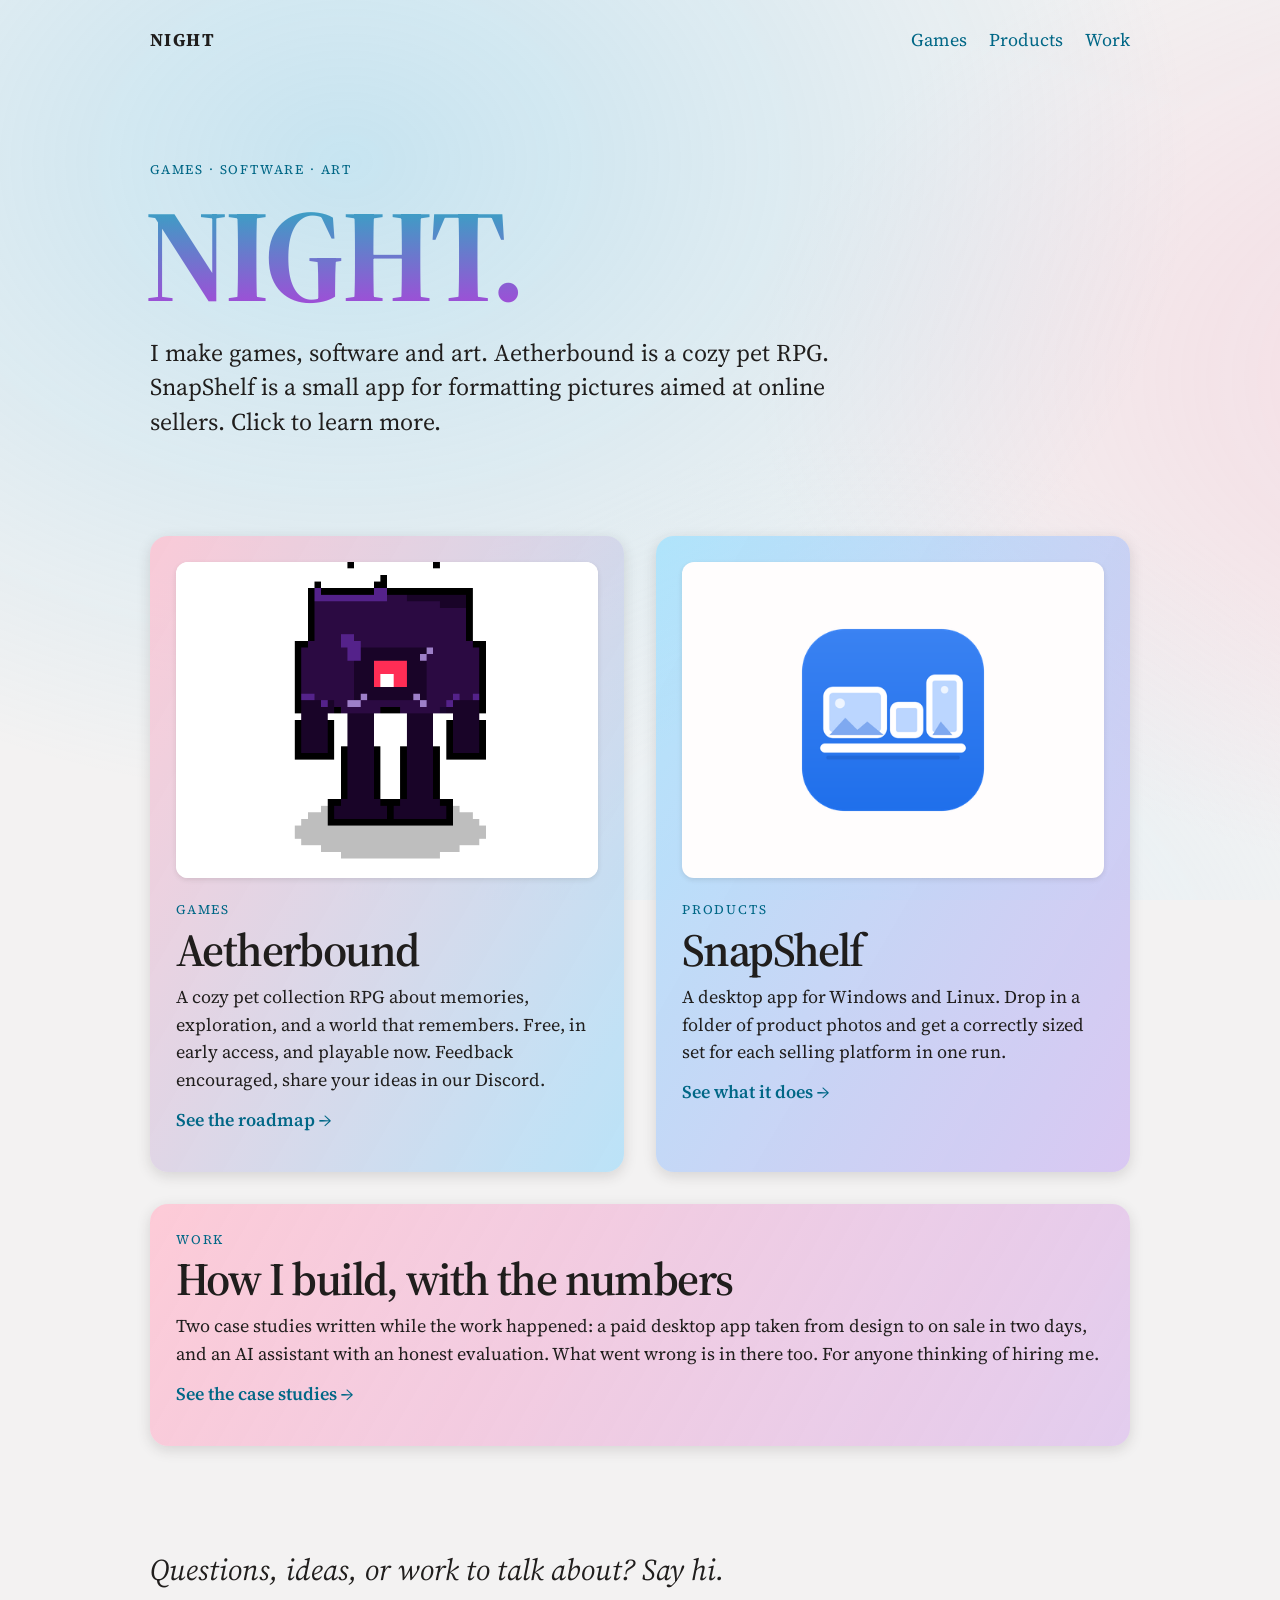
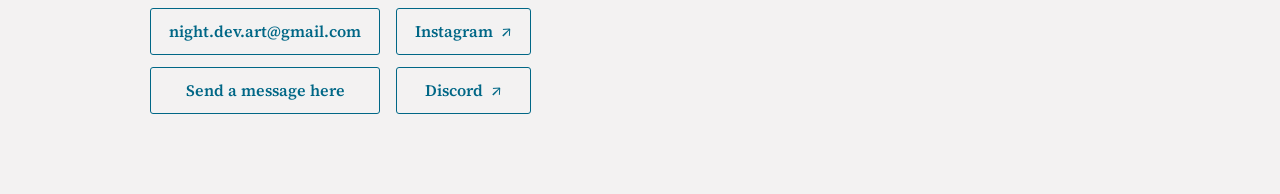
<file: index.html>
<!doctype html>
<html lang="en">
  <head>
    <meta charset="utf-8">
    <meta name="viewport" content="width=device-width, initial-scale=1">
    <meta name="theme-color" content="#f3f2f2">
    <meta name="description" content="NIGHT makes games and small, careful software: Aetherbound, a cozy pet RPG, and SnapShelf, a photo exporter for people who sell online.">
    <title>NIGHT — games and software</title>
    <link rel="preconnect" href="https://fonts.googleapis.com">
    <link rel="preconnect" href="https://fonts.gstatic.com" crossorigin>
    <link href="https://fonts.googleapis.com/css2?family=Source+Serif+4:ital,wght@0,400;0,600;0,700;1,400&display=swap" rel="stylesheet">
    <link href="style.css" rel="stylesheet">
  </head>
  <body>
    <div class="wash" aria-hidden="true"></div>

    <main class="page">
      <nav class="top" aria-label="Site links">
        <a class="brand" href="./" aria-current="page">NIGHT</a>
        <a href="aetherbound/">Games</a>
        <a href="snapshelf/">Products</a>
        <a href="work/">Work</a>
      </nav>

      <header class="intro">
        <p class="kicker">Games · Software · Art</p>
        <h1>NIGHT.</h1>
        <p class="tagline">I make games, software and art. Aetherbound is a cozy pet RPG. SnapShelf is a small app for formatting pictures aimed at online sellers. Click to learn more.</p>
      </header>

      <section class="doors" aria-label="What is here">
        <a class="door band-now" href="aetherbound/">
          <figure class="door-art"><img src="Brute.gif" alt="A pixel-art companion from Aetherbound"></figure>
          <div class="door-copy">
            <p class="kicker">Games</p>
            <h2>Aetherbound</h2>
            <p>A cozy pet collection RPG about memories, exploration, and a world that remembers. Free, in early access, and playable now. Feedback encouraged, share your ideas in our Discord.</p>
            <p class="door-go">See the roadmap <span aria-hidden="true">→</span></p>
          </div>
        </a>

        <a class="door band-next" href="snapshelf/">
          <figure class="door-art door-art-plain"><img src="snapshelf/snapshelf-icon.png" alt="The SnapShelf icon: three photos on a shelf"></figure>
          <div class="door-copy">
            <p class="kicker">Products</p>
            <h2>SnapShelf</h2>
            <p>A desktop app for Windows and Linux. Drop in a folder of product photos and get a correctly sized set for each selling platform in one run.</p>
            <p class="door-go">See what it does <span aria-hidden="true">→</span></p>
          </div>
        </a>
        <a class="door band-someday door-wide" href="work/">
          <div class="door-copy">
            <p class="kicker">Work</p>
            <h2>How I build, with the numbers</h2>
            <p>Two case studies written while the work happened: a paid desktop app taken from design to on sale in two days, and an AI assistant with an honest evaluation. What went wrong is in there too. For anyone thinking of hiring me.</p>
            <p class="door-go">See the case studies <span aria-hidden="true">→</span></p>
          </div>
        </a>
      </section>

      <footer class="footer">
        <p>Questions, ideas, or work to talk about? Say hi.</p>
        <div class="contact">
          <div class="contact-column">
            <a class="button button-secondary" href="mailto:night.dev.art@gmail.com">night.dev.art@gmail.com</a>
            <details class="contact-form">
              <summary class="button button-secondary">Send a message here</summary>
              <form id="contact-form" action="https://api.web3forms.com/submit" method="POST">
                <input type="hidden" name="access_key" value="9fefb796-1fa1-4b2f-9b2b-114af20403f0">
                <input type="hidden" name="subject" value="New message from nightart.dev">
                <input type="hidden" name="from_name" value="nightart.dev contact form">
                <!-- A box people never see or tick. Programs that fill in every field give themselves away. -->
                <input type="checkbox" name="botcheck" class="form-trap" tabindex="-1" autocomplete="off" aria-hidden="true">
                <label for="contact-name">Your name</label>
                <input id="contact-name" name="name" type="text" autocomplete="name" maxlength="100" required>
                <label for="contact-email">Your email, so I can reply</label>
                <input id="contact-email" name="email" type="email" autocomplete="email" maxlength="200" required>
                <label for="contact-message">Message</label>
                <textarea id="contact-message" name="message" rows="6" maxlength="5000" required></textarea>
                <!-- The "I am human" check the form service requires. Its script (below) fills this in. -->
                <div class="h-captcha" data-captcha="true"></div>
                <button class="button button-primary" type="submit">Send</button>
                <p id="contact-status" class="form-status" role="status" aria-live="polite"></p>
              </form>
            </details>
          </div>
          <div class="contact-column">
            <a class="button button-secondary" href="https://www.instagram.com/night.dev.art" target="_blank" rel="noopener noreferrer">Instagram <span aria-hidden="true">↗</span></a>
            <a class="button button-secondary" href="https://discord.gg/jWTA7Mnpd" target="_blank" rel="noopener noreferrer">Discord <span aria-hidden="true">↗</span></a>
          </div>
        </div>
      </footer>
    </main>
    <script src="https://web3forms.com/client/script.js" async defer></script>
    <script src="contact.js" defer></script>
  </body>
</html>
</file>
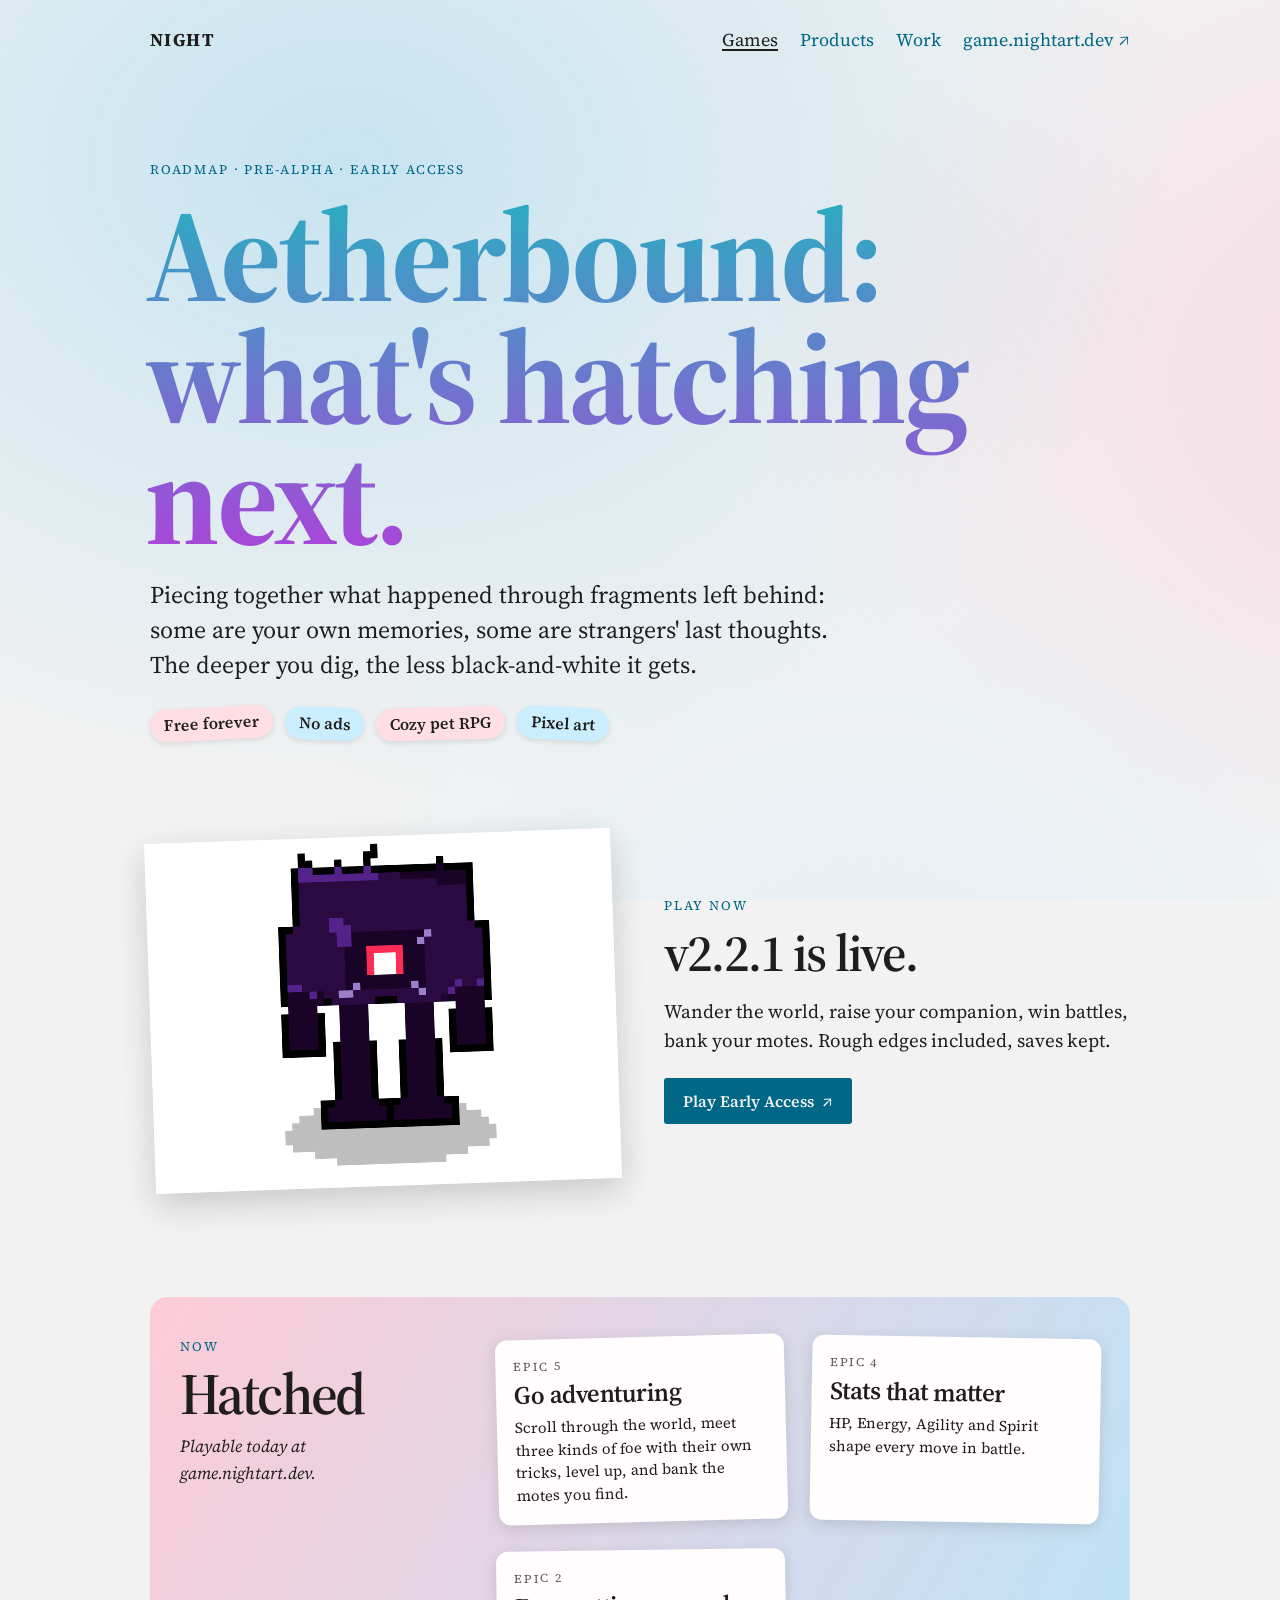
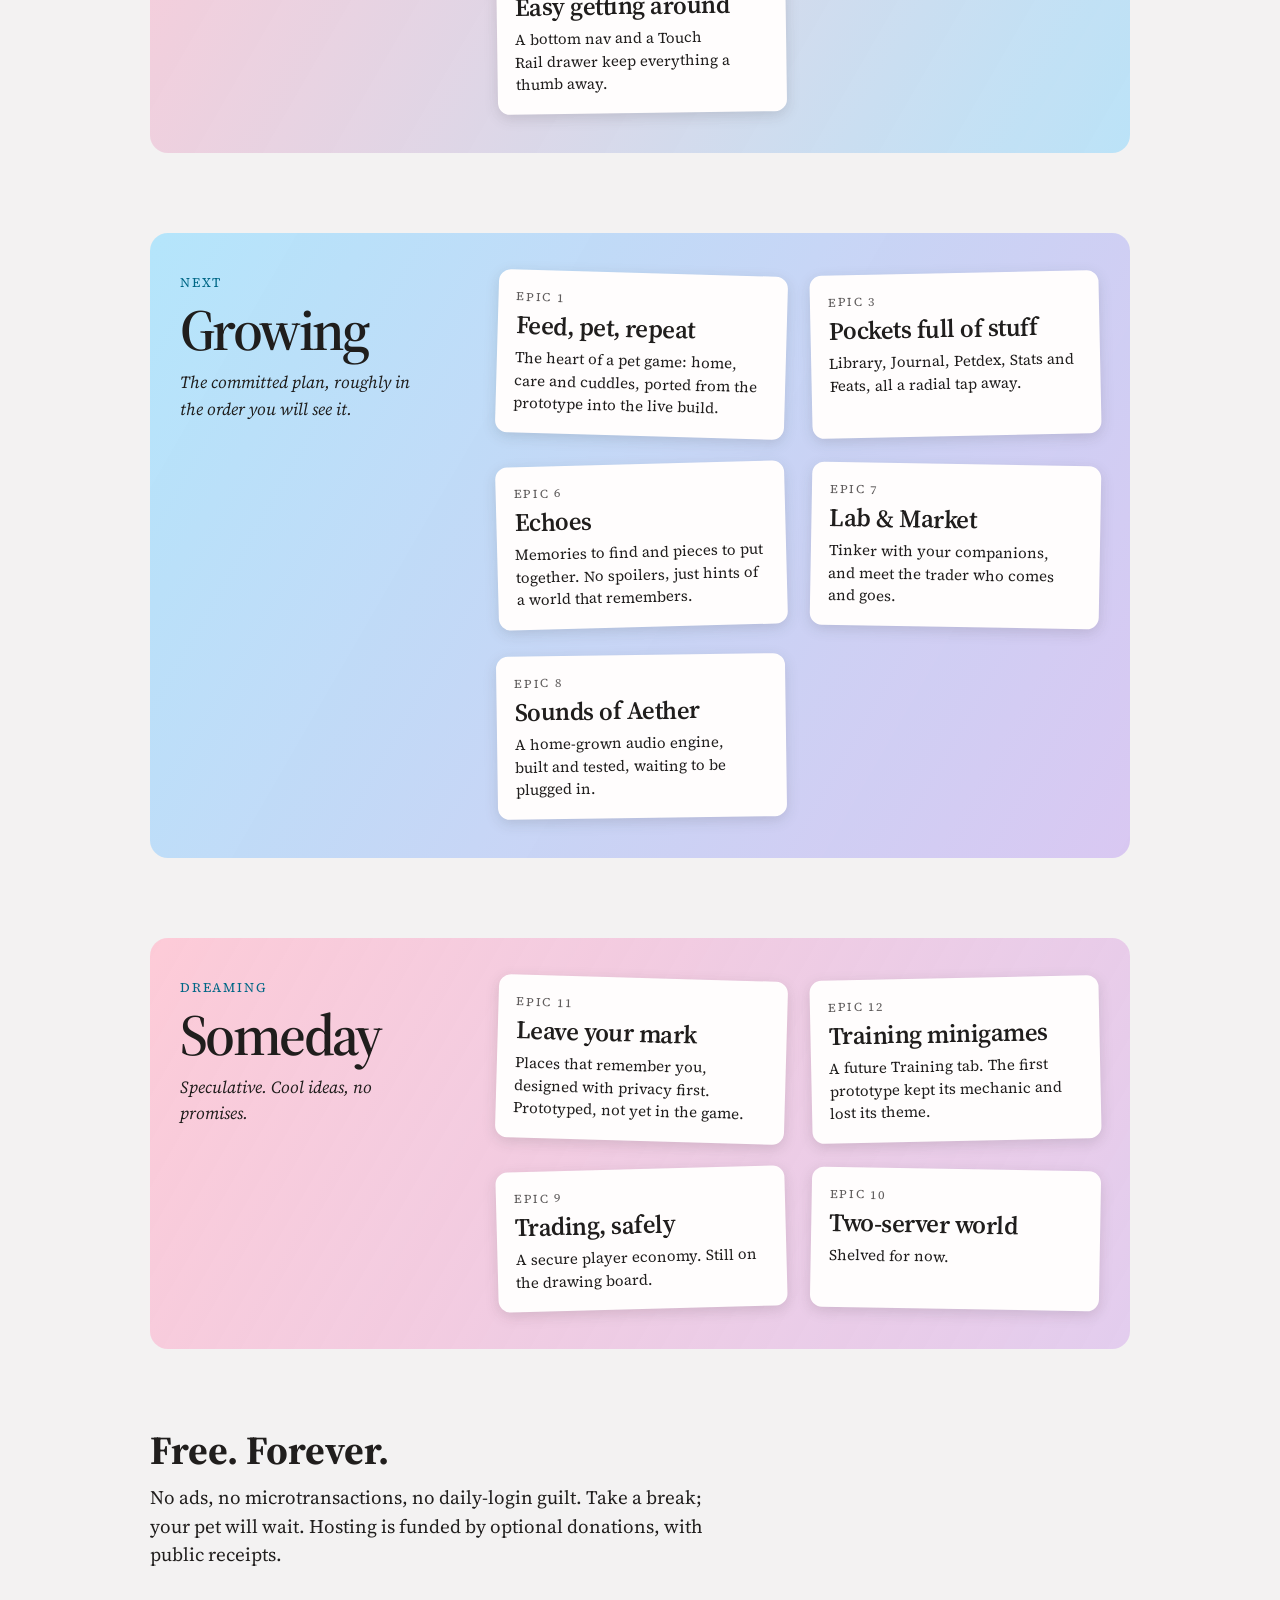
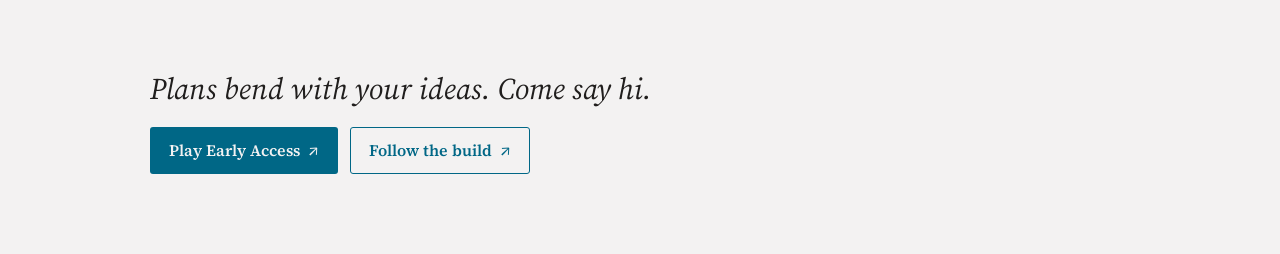
<file: aetherbound/index.html>
<!doctype html>
<html lang="en">
  <head>
    <meta charset="utf-8">
    <meta name="viewport" content="width=device-width, initial-scale=1">
    <meta name="theme-color" content="#f3f2f2">
    <meta name="description" content="The Aetherbound roadmap: a cozy pet RPG about memories, exploration, and the world that remembers.">
    <title>Aetherbound — What's hatching next</title>
    <link rel="preconnect" href="https://fonts.googleapis.com">
    <link rel="preconnect" href="https://fonts.gstatic.com" crossorigin>
    <link href="https://fonts.googleapis.com/css2?family=Source+Serif+4:ital,wght@0,400;0,600;0,700;1,400&display=swap" rel="stylesheet">
    <link href="../style.css" rel="stylesheet">
  </head>
  <body>
    <div class="wash" aria-hidden="true"></div>

    <main class="page">
      <nav class="top" aria-label="Site links">
        <a class="brand" href="../">NIGHT</a>
        <a href="./" aria-current="page">Games</a>
        <a href="../snapshelf/">Products</a>
        <a href="../work/">Work</a>
        <a href="https://game.nightart.dev/" target="_blank" rel="noopener noreferrer">game.nightart.dev <span aria-hidden="true">↗</span></a>
      </nav>

      <header class="intro">
        <p class="kicker">Roadmap · Pre-alpha · Early Access</p>
        <h1>Aetherbound:<br>what's hatching next.</h1>
        <p class="tagline">Piecing together what happened through fragments left behind: some are your own memories, some are strangers' last thoughts. The deeper you dig, the less black-and-white it gets.</p>
        <div class="stickers" aria-label="Game features">
          <span class="sticker sticker-pink">Free forever</span>
          <span class="sticker sticker-blue">No ads</span>
          <span class="sticker sticker-pink">Cozy pet RPG</span>
          <span class="sticker sticker-blue">Pixel art</span>
        </div>
      </header>

      <section class="banner" aria-labelledby="live-title">
        <figure class="hero">
          <img src="../Brute.gif" alt="A pixel-art companion from Aetherbound">
        </figure>
        <div class="banner-copy">
          <p class="kicker">Play now</p>
          <h2 id="live-title">v2.2.1 is live.</h2>
          <p>Wander the world, raise your companion, win battles, bank your motes. Rough edges included, saves kept.</p>
          <a class="button button-primary" href="https://game.nightart.dev/" target="_blank" rel="noopener noreferrer">Play Early Access <span aria-hidden="true">↗</span></a>
        </div>
      </section>

      <section class="roadmap-band band-now" aria-labelledby="hatched-title">
        <div class="band-heading">
          <p class="kicker">Now</p>
          <h2 class="band-title" id="hatched-title">Hatched</h2>
          <p class="note">Playable today at game.nightart.dev.</p>
        </div>
        <div class="cards">
          <article class="roadmap-card" style="--rotation: -1.5deg">
            <p class="epic">Epic 5</p>
            <h3>Go adventuring</h3>
            <p>Scroll through the world, meet three kinds of foe with their own tricks, level up, and bank the motes you find.</p>
          </article>
          <article class="roadmap-card" style="--rotation: 1deg">
            <p class="epic">Epic 4</p>
            <h3>Stats that matter</h3>
            <p>HP, Energy, Agility and Spirit shape every move in battle.</p>
          </article>
          <article class="roadmap-card" style="--rotation: -0.8deg">
            <p class="epic">Epic 2</p>
            <h3>Easy getting around</h3>
            <p>A bottom nav and a Touch Rail drawer keep everything a thumb away.</p>
          </article>
        </div>
      </section>

      <section class="roadmap-band band-next" aria-labelledby="growing-title">
        <div class="band-heading">
          <p class="kicker">Next</p>
          <h2 class="band-title" id="growing-title">Growing</h2>
          <p class="note">The committed plan, roughly in the order you will see it.</p>
        </div>
        <div class="cards">
          <article class="roadmap-card" style="--rotation: 1.6deg"><p class="epic">Epic 1</p><h3>Feed, pet, repeat</h3><p>The heart of a pet game: home, care and cuddles, ported from the prototype into the live build.</p></article>
          <article class="roadmap-card" style="--rotation: -1.2deg"><p class="epic">Epic 3</p><h3>Pockets full of stuff</h3><p>Library, Journal, Petdex, Stats and Feats, all a radial tap away.</p></article>
          <article class="roadmap-card" style="--rotation: -1.5deg"><p class="epic">Epic 6</p><h3>Echoes</h3><p>Memories to find and pieces to put together. No spoilers, just hints of a world that remembers.</p></article>
          <article class="roadmap-card" style="--rotation: 1deg"><p class="epic">Epic 7</p><h3>Lab &amp; Market</h3><p>Tinker with your companions, and meet the trader who comes and goes.</p></article>
          <article class="roadmap-card" style="--rotation: -0.8deg"><p class="epic">Epic 8</p><h3>Sounds of Aether</h3><p>A home-grown audio engine, built and tested, waiting to be plugged in.</p></article>
        </div>
      </section>

      <section class="roadmap-band band-someday" aria-labelledby="someday-title">
        <div class="band-heading">
          <p class="kicker">Dreaming</p>
          <h2 class="band-title" id="someday-title">Someday</h2>
          <p class="note">Speculative. Cool ideas, no promises.</p>
        </div>
        <div class="cards">
          <article class="roadmap-card" style="--rotation: 1.6deg"><p class="epic">Epic 11</p><h3>Leave your mark</h3><p>Places that remember you, designed with privacy first. Prototyped, not yet in the game.</p></article>
          <article class="roadmap-card" style="--rotation: -1.2deg"><p class="epic">Epic 12</p><h3>Training minigames</h3><p>A future Training tab. The first prototype kept its mechanic and lost its theme.</p></article>
          <article class="roadmap-card" style="--rotation: -1.5deg"><p class="epic">Epic 9</p><h3>Trading, safely</h3><p>A secure player economy. Still on the drawing board.</p></article>
          <article class="roadmap-card" style="--rotation: 1deg"><p class="epic">Epic 10</p><h3>Two-server world</h3><p>Shelved for now.</p></article>
        </div>
      </section>

      <section class="free" aria-labelledby="free-title">
        <h2 id="free-title">Free. Forever.</h2>
        <p>No ads, no microtransactions, no daily-login guilt. Take a break; your pet will wait. Hosting is funded by optional donations, with public receipts.</p>
      </section>

      <footer class="footer">
        <p>Plans bend with your ideas. Come say hi.</p>
        <div class="actions">
          <a class="button button-primary" href="https://game.nightart.dev/" target="_blank" rel="noopener noreferrer">Play Early Access <span aria-hidden="true">↗</span></a>
          <a class="button button-secondary" href="https://www.instagram.com/night.dev.art?stkn=czV4dzR4ZnBjbThn" target="_blank" rel="noopener noreferrer">Follow the build <span aria-hidden="true">↗</span></a>
        </div>
      </footer>
    </main>
  </body>
</html>
</file>
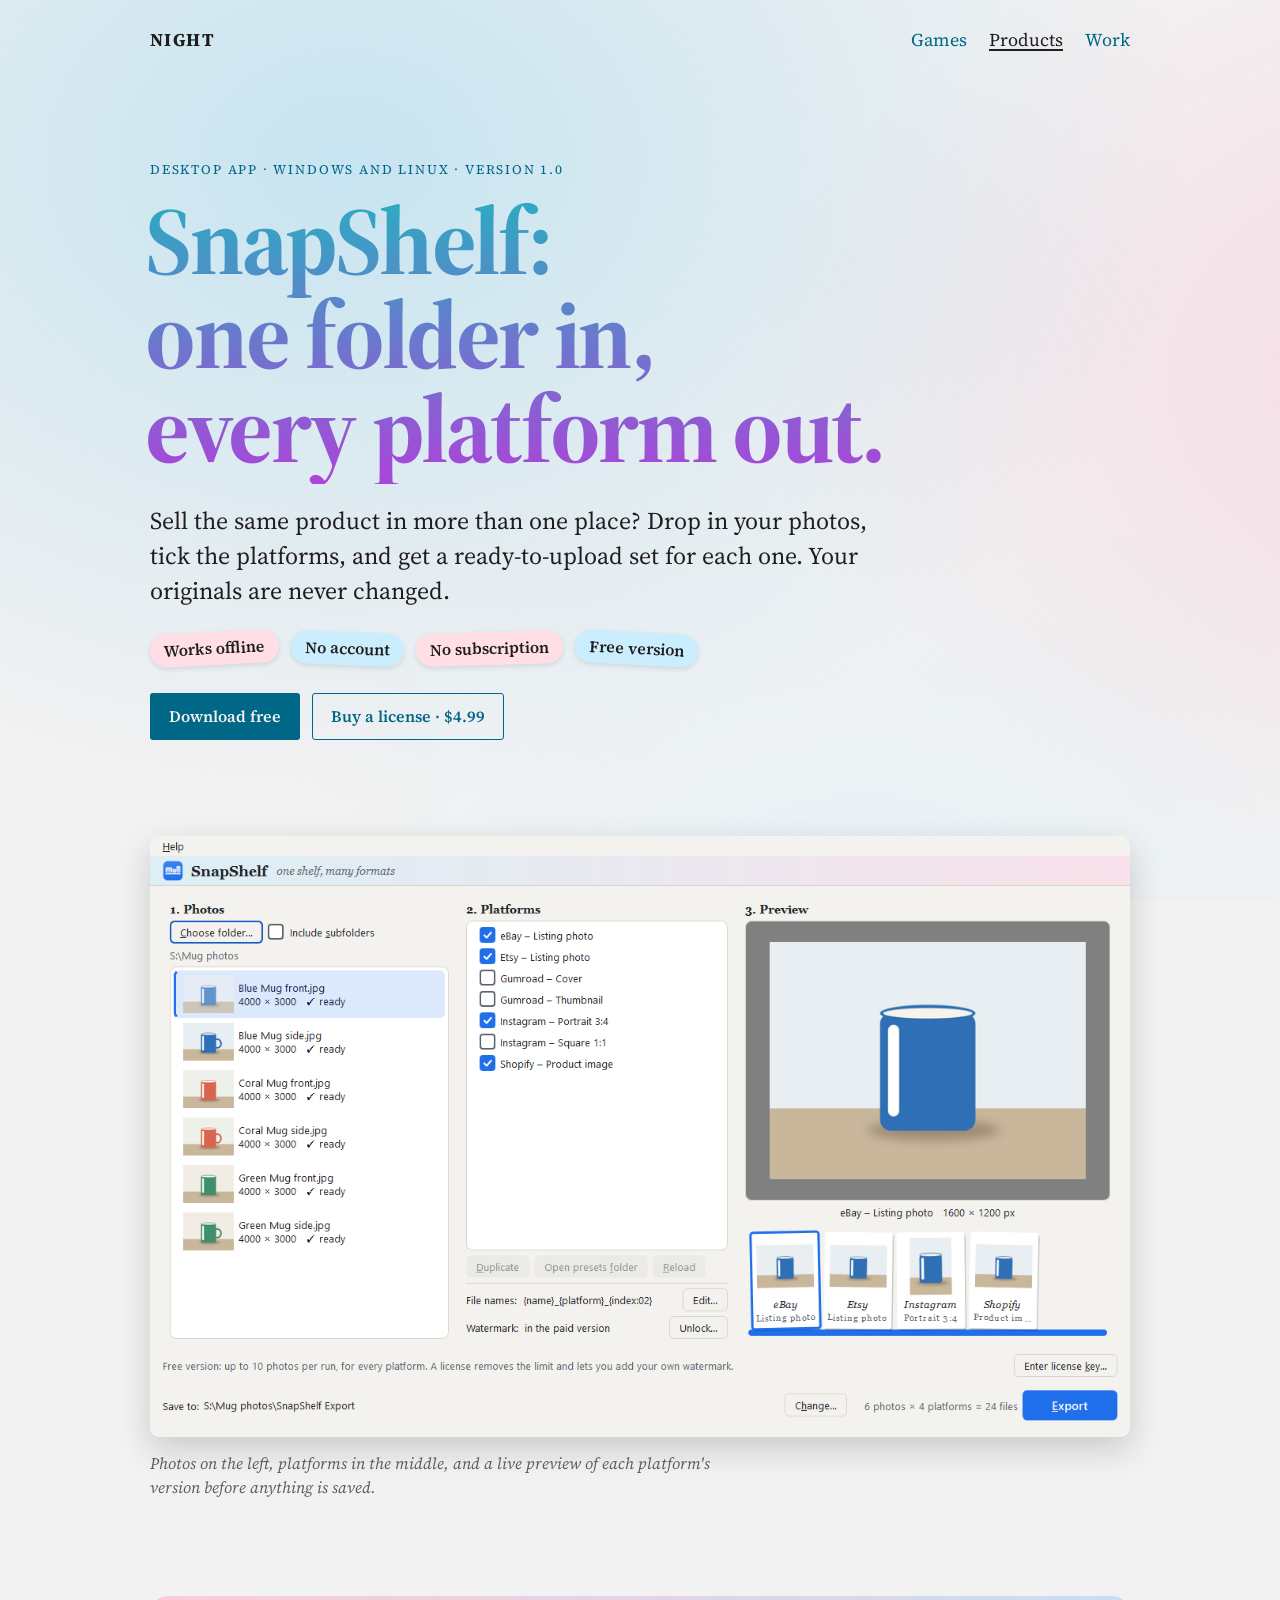
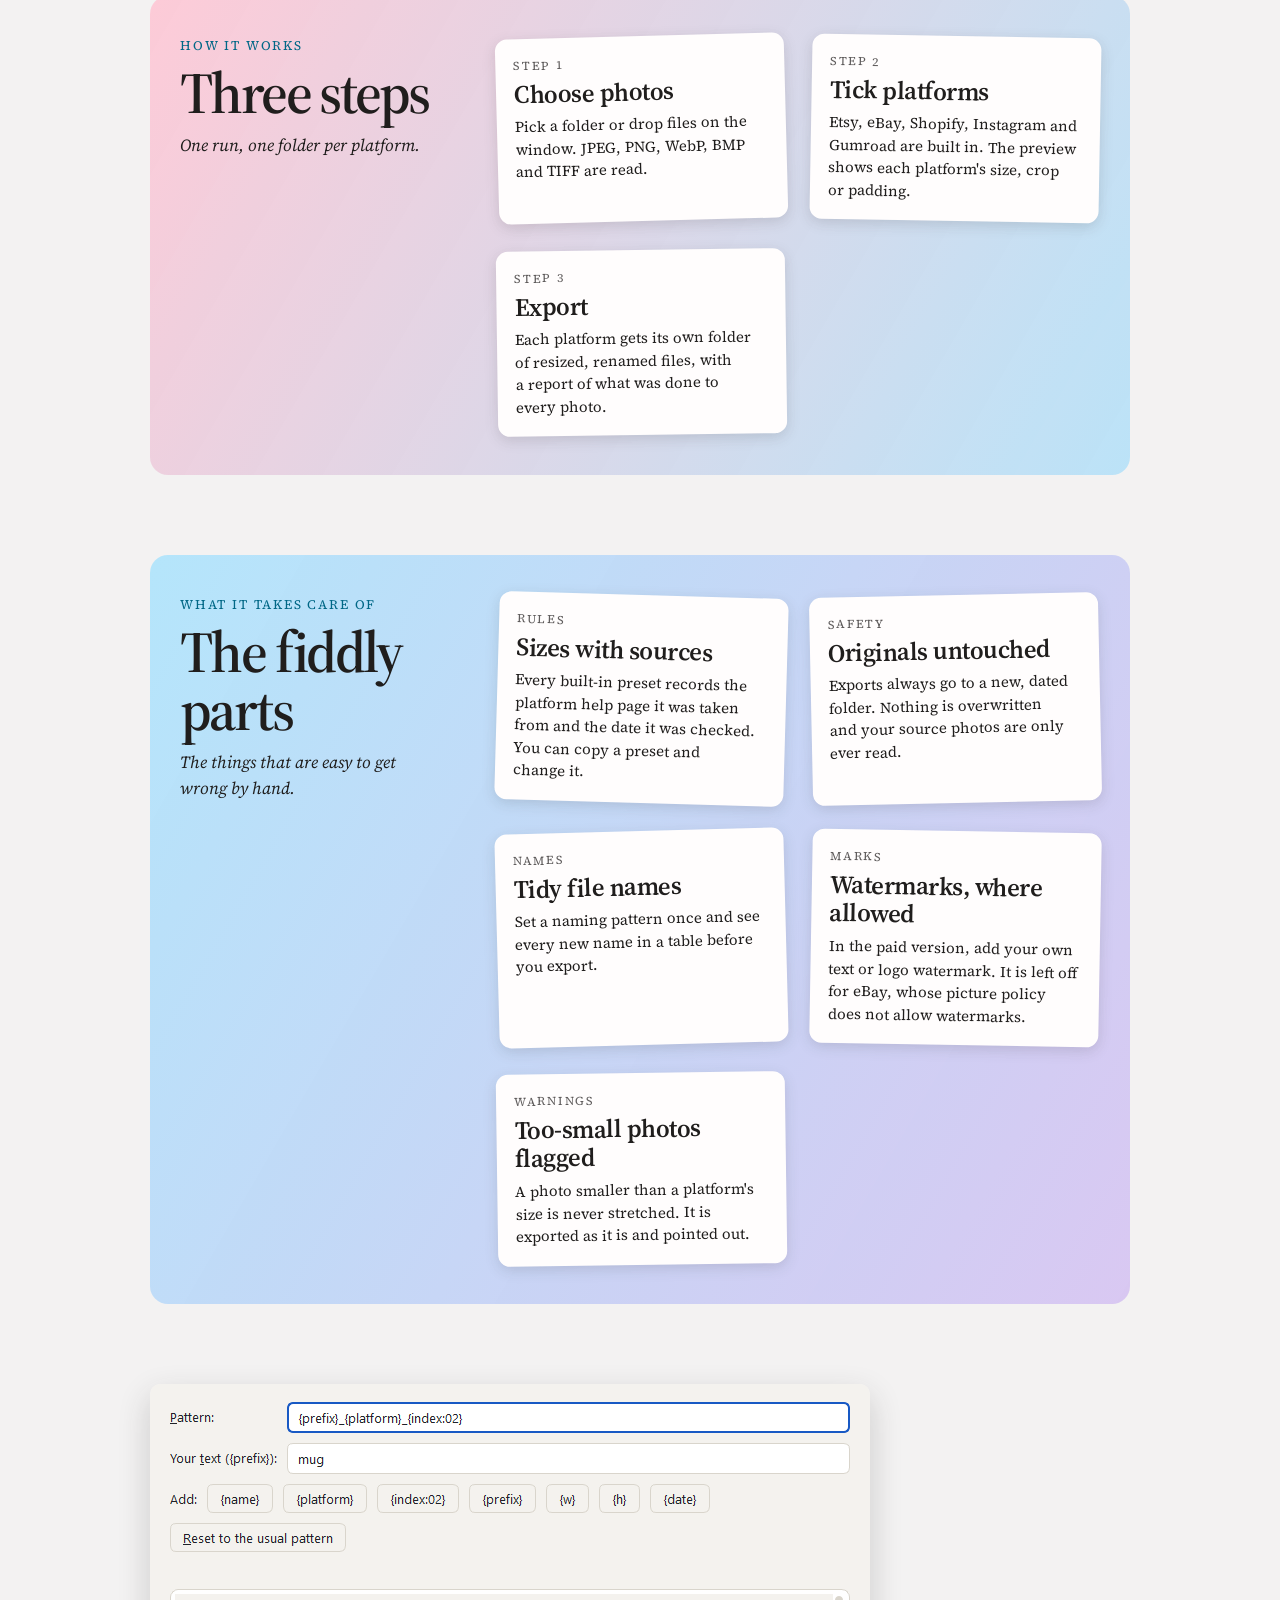
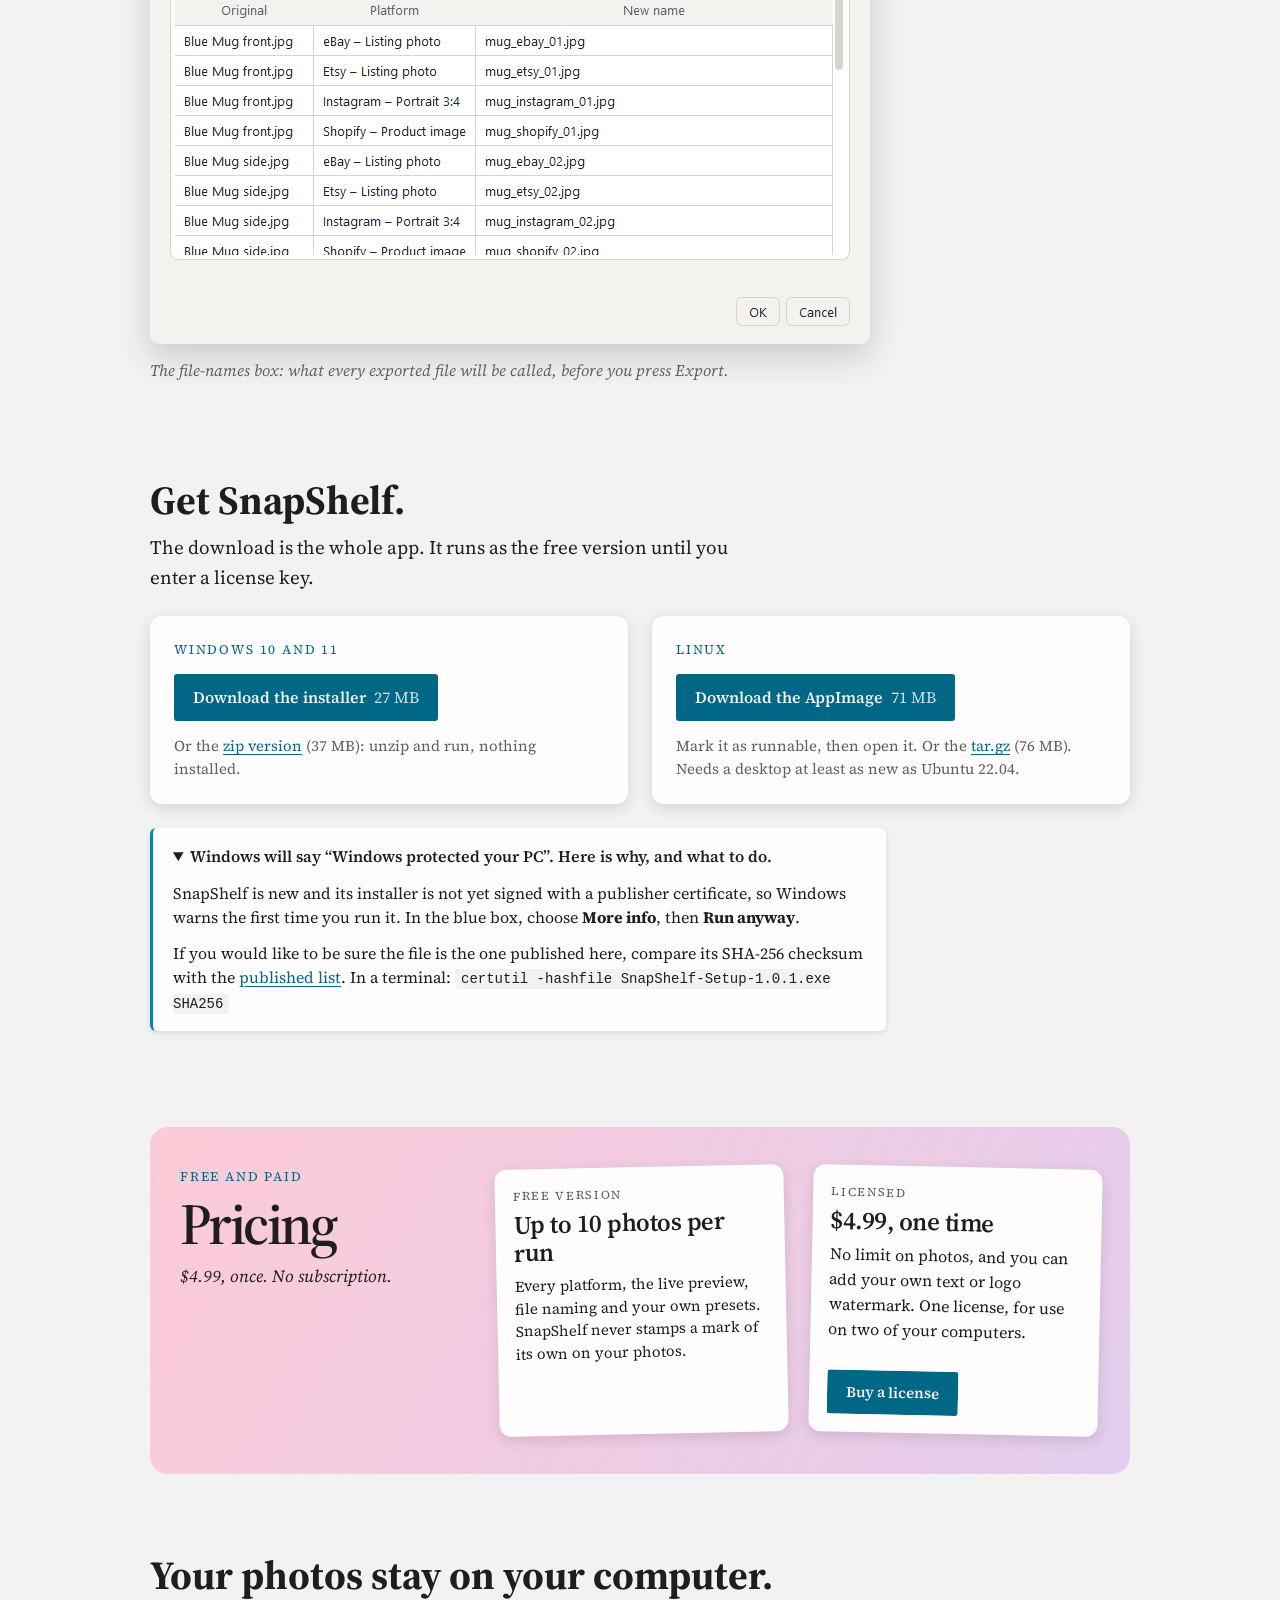
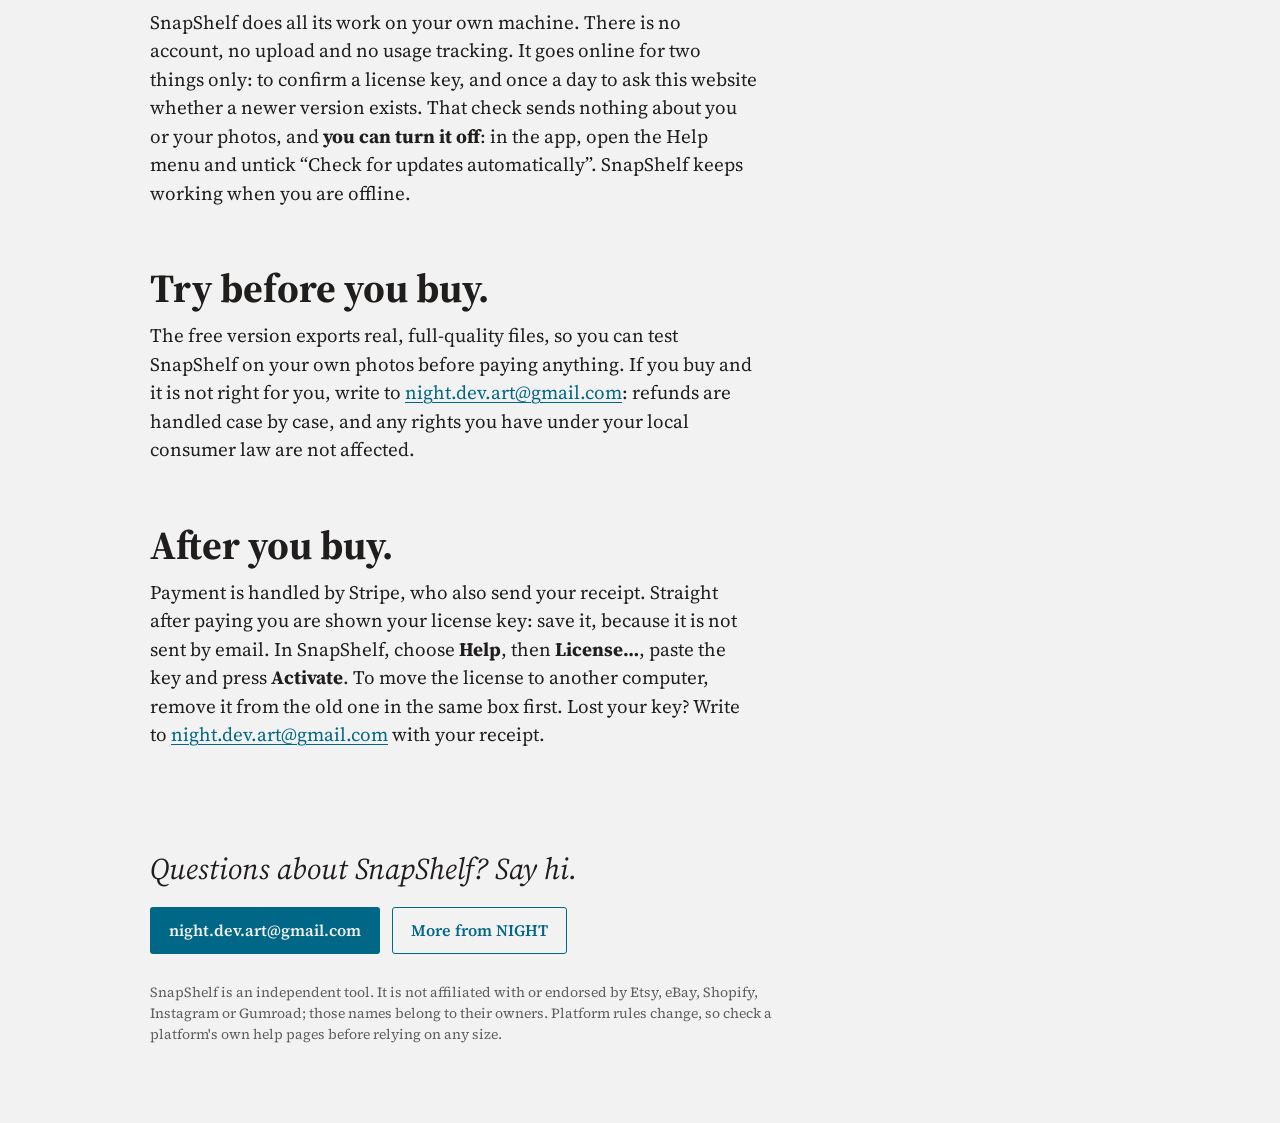
<file: snapshelf/index.html>
<!doctype html>
<html lang="en">
  <head>
    <meta charset="utf-8">
    <meta name="viewport" content="width=device-width, initial-scale=1">
    <meta name="theme-color" content="#f3f2f2">
    <meta name="description" content="SnapShelf is a desktop app for Windows and Linux that exports product photos for Etsy, eBay, Shopify, Instagram and Gumroad in one run, without changing the originals.">
    <title>SnapShelf — product photos for every platform, in one run</title>
    <link rel="preconnect" href="https://fonts.googleapis.com">
    <link rel="preconnect" href="https://fonts.gstatic.com" crossorigin>
    <link href="https://fonts.googleapis.com/css2?family=Source+Serif+4:ital,wght@0,400;0,600;0,700;1,400&display=swap" rel="stylesheet">
    <link href="../style.css" rel="stylesheet">
  </head>
  <body>
    <div class="wash" aria-hidden="true"></div>

    <main class="page">
      <nav class="top" aria-label="Site links">
        <a class="brand" href="../">NIGHT</a>
        <a href="../aetherbound/">Games</a>
        <a href="./" aria-current="page">Products</a>
        <a href="../work/">Work</a>
      </nav>

      <header class="intro">
        <p class="kicker">Desktop app · Windows and Linux · Version 1.0</p>
        <h1 class="h1-product">SnapShelf:<br>one folder in,<br>every platform out.</h1>
        <p class="tagline">Sell the same product in more than one place? Drop in your photos, tick the platforms, and get a ready-to-upload set for each one. Your originals are never changed.</p>
        <div class="stickers" aria-label="At a glance">
          <span class="sticker sticker-pink">Works offline</span>
          <span class="sticker sticker-blue">No account</span>
          <span class="sticker sticker-pink">No subscription</span>
          <span class="sticker sticker-blue">Free version</span>
        </div>
        <div class="actions get-actions">
          <a class="button button-primary" href="#get">Download free</a>
          <a class="button button-secondary" href="https://buy.stripe.com/28E3cp09X4t92ou4a5gA802">Buy a license · $4.99</a>
        </div>
      </header>

      <figure class="shot">
        <img src="snapshelf-window.png" alt="The SnapShelf window: a list of six mug photos on the left, platforms ticked in the middle, and on the right a preview showing how one photo will look for eBay, Etsy, Instagram and Shopify.">
        <figcaption>Photos on the left, platforms in the middle, and a live preview of each platform's version before anything is saved.</figcaption>
      </figure>

      <section class="roadmap-band band-now" aria-labelledby="how-title">
        <div class="band-heading">
          <p class="kicker">How it works</p>
          <h2 class="band-title" id="how-title">Three steps</h2>
          <p class="note">One run, one folder per platform.</p>
        </div>
        <div class="cards">
          <article class="roadmap-card" style="--rotation: -1.5deg">
            <p class="epic">Step 1</p>
            <h3>Choose photos</h3>
            <p>Pick a folder or drop files on the window. JPEG, PNG, WebP, BMP and TIFF are read.</p>
          </article>
          <article class="roadmap-card" style="--rotation: 1deg">
            <p class="epic">Step 2</p>
            <h3>Tick platforms</h3>
            <p>Etsy, eBay, Shopify, Instagram and Gumroad are built in. The preview shows each platform's size, crop or padding.</p>
          </article>
          <article class="roadmap-card" style="--rotation: -0.8deg">
            <p class="epic">Step 3</p>
            <h3>Export</h3>
            <p>Each platform gets its own folder of resized, renamed files, with a report of what was done to every photo.</p>
          </article>
        </div>
      </section>

      <section class="roadmap-band band-next" aria-labelledby="care-title">
        <div class="band-heading">
          <p class="kicker">What it takes care of</p>
          <h2 class="band-title" id="care-title">The fiddly parts</h2>
          <p class="note">The things that are easy to get wrong by hand.</p>
        </div>
        <div class="cards">
          <article class="roadmap-card" style="--rotation: 1.6deg"><p class="epic">Rules</p><h3>Sizes with sources</h3><p>Every built-in preset records the platform help page it was taken from and the date it was checked. You can copy a preset and change it.</p></article>
          <article class="roadmap-card" style="--rotation: -1.2deg"><p class="epic">Safety</p><h3>Originals untouched</h3><p>Exports always go to a new, dated folder. Nothing is overwritten and your source photos are only ever read.</p></article>
          <article class="roadmap-card" style="--rotation: -1.5deg"><p class="epic">Names</p><h3>Tidy file names</h3><p>Set a naming pattern once and see every new name in a table before you export.</p></article>
          <article class="roadmap-card" style="--rotation: 1deg"><p class="epic">Marks</p><h3>Watermarks, where allowed</h3><p>In the paid version, add your own text or logo watermark. It is left off for eBay, whose picture policy does not allow watermarks.</p></article>
          <article class="roadmap-card" style="--rotation: -0.8deg"><p class="epic">Warnings</p><h3>Too-small photos flagged</h3><p>A photo smaller than a platform's size is never stretched. It is exported as it is and pointed out.</p></article>
        </div>
      </section>

      <figure class="shot shot-small">
        <img src="snapshelf-file-names.png" alt="The file names box: a naming pattern at the top and a table listing each original photo, the platform, and the new file name it will get.">
        <figcaption>The file-names box: what every exported file will be called, before you press Export.</figcaption>
      </figure>

      <section class="get" id="get" aria-labelledby="get-title">
        <h2 id="get-title">Get SnapShelf.</h2>
        <p>The download is the whole app. It runs as the free version until you enter a license key.</p>
        <div class="get-grid">
          <div class="get-card">
            <p class="kicker">Windows 10 and 11</p>
            <a class="button button-primary" href="https://github.com/NIGHT-Official/snapshelf-releases/releases/download/v1.0.1/SnapShelf-Setup-1.0.1.exe">Download the installer <span class="size">27 MB</span></a>
            <p class="get-alt">Or the <a href="https://github.com/NIGHT-Official/snapshelf-releases/releases/download/v1.0.1/SnapShelf-1.0.1-windows-x64.zip">zip version</a> (37 MB): unzip and run, nothing installed.</p>
          </div>
          <div class="get-card">
            <p class="kicker">Linux</p>
            <a class="button button-primary" href="https://github.com/NIGHT-Official/snapshelf-releases/releases/download/v1.0.1/SnapShelf-1.0.1-x86_64.AppImage">Download the AppImage <span class="size">71 MB</span></a>
            <p class="get-alt">Mark it as runnable, then open it. Or the <a href="https://github.com/NIGHT-Official/snapshelf-releases/releases/download/v1.0.1/SnapShelf-1.0.1-linux-x86_64.tar.gz">tar.gz</a> (76 MB). Needs a desktop at least as new as Ubuntu 22.04.</p>
          </div>
        </div>

        <details class="get-note" open>
          <summary>Windows will say “Windows protected your PC”. Here is why, and what to do.</summary>
          <p>SnapShelf is new and its installer is not yet signed with a publisher certificate, so Windows warns the first time you run it. In the blue box, choose <strong>More info</strong>, then <strong>Run anyway</strong>.</p>
          <p>If you would like to be sure the file is the one published here, compare its SHA-256 checksum with the <a href="https://github.com/NIGHT-Official/snapshelf-releases/releases/download/v1.0.1/SHA256SUMS.txt">published list</a>. In a terminal: <code>certutil -hashfile SnapShelf-Setup-1.0.1.exe SHA256</code></p>
        </details>
      </section>

      <section class="roadmap-band band-someday" aria-labelledby="price-title">
        <div class="band-heading">
          <p class="kicker">Free and paid</p>
          <h2 class="band-title" id="price-title">Pricing</h2>
          <p class="note">$4.99, once. No subscription.</p>
        </div>
        <div class="cards">
          <article class="roadmap-card" style="--rotation: -1.2deg">
            <p class="epic">Free version</p>
            <h3>Up to 10 photos per run</h3>
            <p>Every platform, the live preview, file naming and your own presets. SnapShelf never stamps a mark of its own on your photos.</p>
          </article>
          <article class="roadmap-card" style="--rotation: 1.2deg">
            <p class="epic">Licensed</p>
            <h3>$4.99, one time</h3>
            <p>No limit on photos, and you can add your own text or logo watermark. One license, for use on two of your computers.</p>
            <p><a class="button button-primary" href="https://buy.stripe.com/28E3cp09X4t92ou4a5gA802">Buy a license</a></p>
          </article>
        </div>
      </section>

      <section class="free" aria-labelledby="private-title">
        <h2 id="private-title">Your photos stay on your computer.</h2>
        <p>SnapShelf does all its work on your own machine. There is no account, no upload and no usage tracking. It goes online for two things only: to confirm a license key, and once a day to ask this website whether a newer version exists. That check sends nothing about you or your photos, and <strong>you can turn it off</strong>: in the app, open the Help menu and untick “Check for updates automatically”. SnapShelf keeps working when you are offline.</p>
      </section>

      <section class="free" aria-labelledby="refund-title">
        <h2 id="refund-title">Try before you buy.</h2>
        <p>The free version exports real, full-quality files, so you can test SnapShelf on your own photos before paying anything. If you buy and it is not right for you, write to <a href="mailto:night.dev.art@gmail.com?subject=SnapShelf">night.dev.art@gmail.com</a>: refunds are handled case by case, and any rights you have under your local consumer law are not affected.</p>
      </section>

      <section class="free" aria-labelledby="after-title">
        <h2 id="after-title">After you buy.</h2>
        <p>Payment is handled by Stripe, who also send your receipt. Straight after paying you are shown your license key: save it, because it is not sent by email. In SnapShelf, choose <strong>Help</strong>, then <strong>License…</strong>, paste the key and press <strong>Activate</strong>. To move the license to another computer, remove it from the old one in the same box first. Lost your key? Write to <a href="mailto:night.dev.art@gmail.com?subject=SnapShelf%20license">night.dev.art@gmail.com</a> with your receipt.</p>
      </section>

      <footer class="footer">
        <p>Questions about SnapShelf? Say hi.</p>
        <div class="actions">
          <a class="button button-primary" href="mailto:night.dev.art@gmail.com?subject=SnapShelf">night.dev.art@gmail.com</a>
          <a class="button button-secondary" href="../">More from NIGHT</a>
        </div>
        <p class="small-print">SnapShelf is an independent tool. It is not affiliated with or endorsed by Etsy, eBay, Shopify, Instagram or Gumroad; those names belong to their owners. Platform rules change, so check a platform's own help pages before relying on any size.</p>
      </footer>
    </main>
  </body>
</html>
</file>
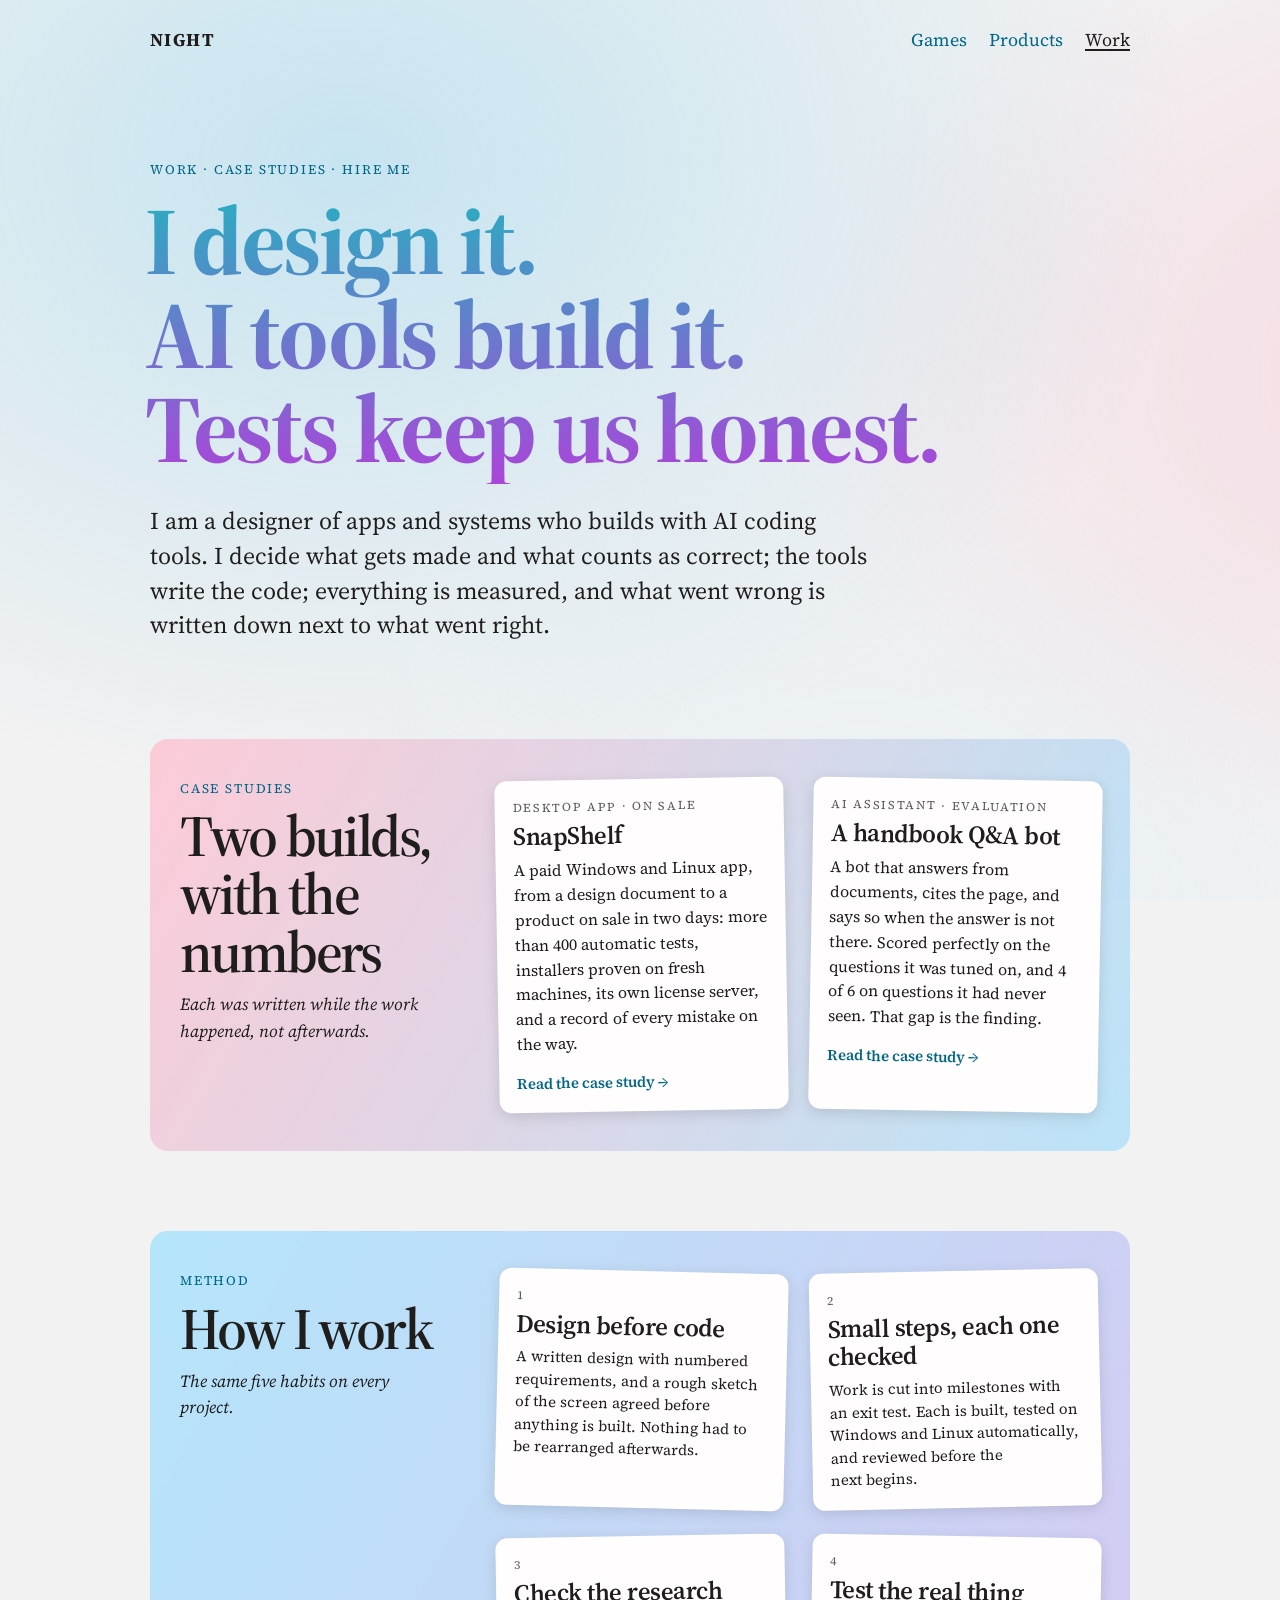
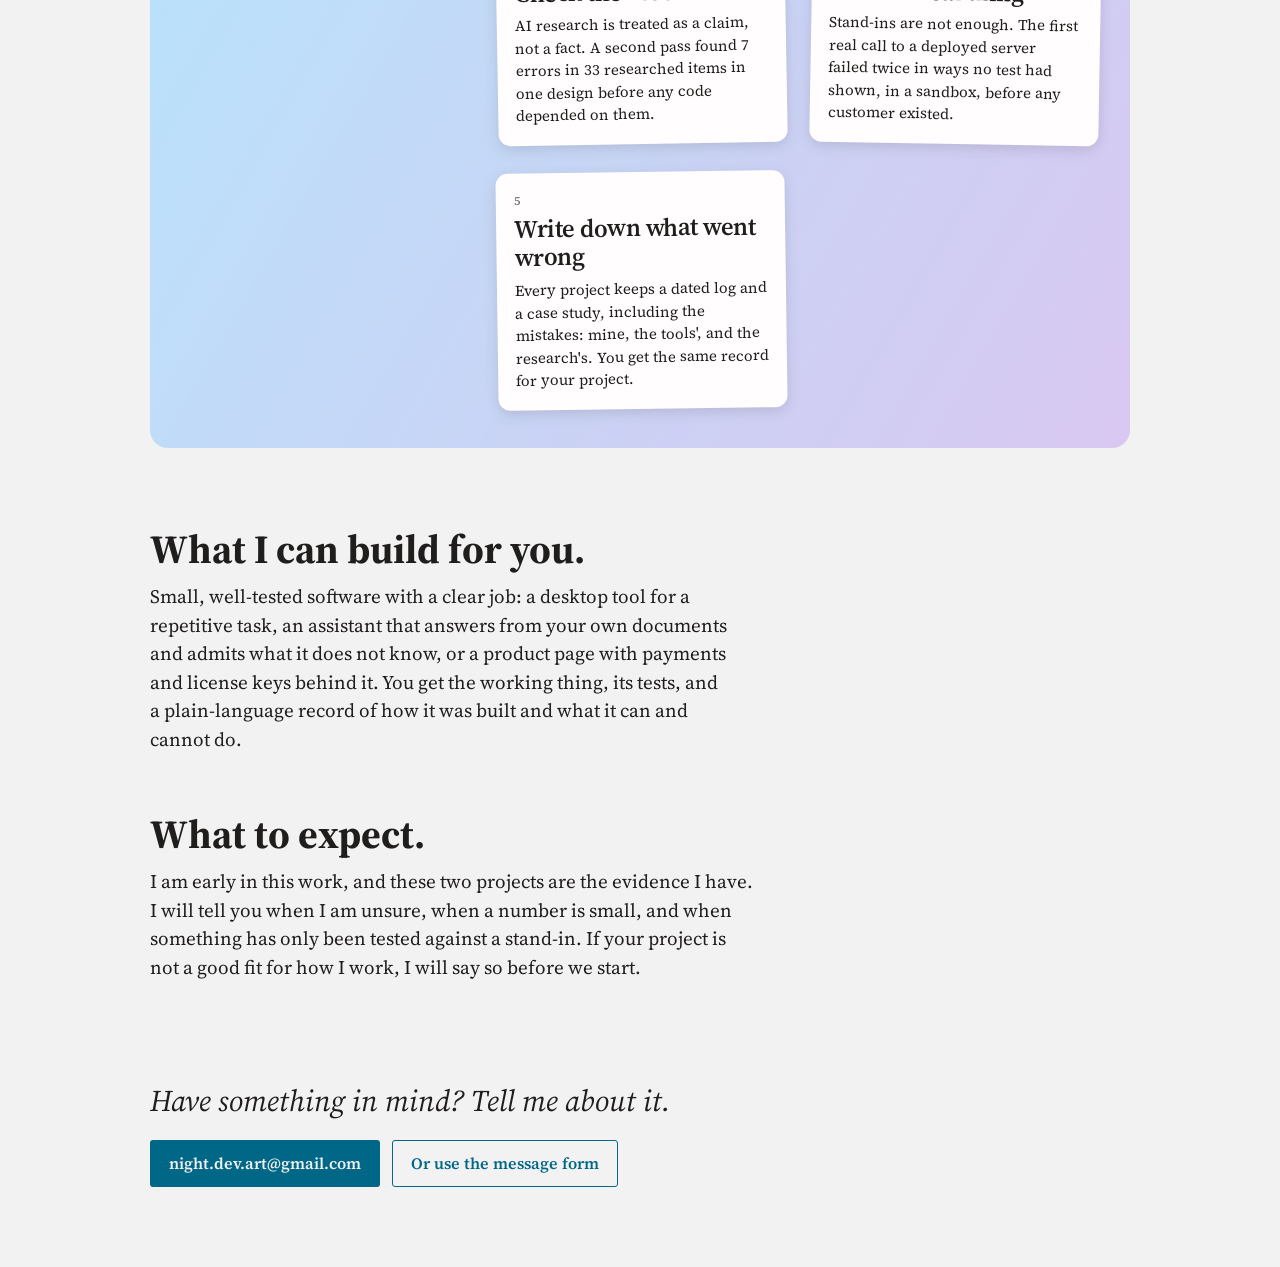
<file: work/index.html>
<!doctype html>
<html lang="en">
  <head>
    <meta charset="utf-8">
    <meta name="viewport" content="width=device-width, initial-scale=1">
    <meta name="theme-color" content="#f3f2f2">
    <meta name="description" content="How NIGHT designs and builds software with AI tools: two case studies with real numbers, including what went wrong, and how to work with me.">
    <title>Work — NIGHT</title>
    <link rel="preconnect" href="https://fonts.googleapis.com">
    <link rel="preconnect" href="https://fonts.gstatic.com" crossorigin>
    <link href="https://fonts.googleapis.com/css2?family=Source+Serif+4:ital,wght@0,400;0,600;0,700;1,400&display=swap" rel="stylesheet">
    <link href="../style.css" rel="stylesheet">
  </head>
  <body>
    <div class="wash" aria-hidden="true"></div>

    <main class="page">
      <nav class="top" aria-label="Site links">
        <a class="brand" href="../">NIGHT</a>
        <a href="../aetherbound/">Games</a>
        <a href="../snapshelf/">Products</a>
        <a href="./" aria-current="page">Work</a>
      </nav>

      <header class="intro">
        <p class="kicker">Work · Case studies · Hire me</p>
        <h1 class="h1-product">I design it.<br>AI tools build it.<br>Tests keep us honest.</h1>
        <p class="tagline">I am a designer of apps and systems who builds with AI coding tools. I decide what gets made and what counts as correct; the tools write the code; everything is measured, and what went wrong is written down next to what went right.</p>
      </header>

      <section class="roadmap-band band-now" aria-labelledby="cases-title">
        <div class="band-heading">
          <p class="kicker">Case studies</p>
          <h2 class="band-title" id="cases-title">Two builds, with the numbers</h2>
          <p class="note">Each was written while the work happened, not afterwards.</p>
        </div>
        <div class="cards">
          <a class="roadmap-card card-link" style="--rotation: -1deg" href="snapshelf/">
            <p class="epic">Desktop app · on sale</p>
            <h3>SnapShelf</h3>
            <p>A paid Windows and Linux app, from a design document to a product on sale in two days: more than 400 automatic tests, installers proven on fresh machines, its own license server, and a record of every mistake on the way.</p>
            <p class="door-go">Read the case study <span aria-hidden="true">→</span></p>
          </a>
          <a class="roadmap-card card-link" style="--rotation: 1deg" href="qa-bot/">
            <p class="epic">AI assistant · evaluation</p>
            <h3>A handbook Q&amp;A bot</h3>
            <p>A bot that answers from documents, cites the page, and says so when the answer is not there. Scored perfectly on the questions it was tuned on, and 4 of 6 on questions it had never seen. That gap is the finding.</p>
            <p class="door-go">Read the case study <span aria-hidden="true">→</span></p>
          </a>
        </div>
      </section>

      <section class="roadmap-band band-next" aria-labelledby="how-title">
        <div class="band-heading">
          <p class="kicker">Method</p>
          <h2 class="band-title" id="how-title">How I work</h2>
          <p class="note">The same five habits on every project.</p>
        </div>
        <div class="cards">
          <article class="roadmap-card" style="--rotation: 1.4deg"><p class="epic">1</p><h3>Design before code</h3><p>A written design with numbered requirements, and a rough sketch of the screen agreed before anything is built. Nothing had to be rearranged afterwards.</p></article>
          <article class="roadmap-card" style="--rotation: -1.2deg"><p class="epic">2</p><h3>Small steps, each one checked</h3><p>Work is cut into milestones with an exit test. Each is built, tested on Windows and Linux automatically, and reviewed before the next begins.</p></article>
          <article class="roadmap-card" style="--rotation: -1deg"><p class="epic">3</p><h3>Check the research</h3><p>AI research is treated as a claim, not a fact. A second pass found 7 errors in 33 researched items in one design before any code depended on them.</p></article>
          <article class="roadmap-card" style="--rotation: 1deg"><p class="epic">4</p><h3>Test the real thing</h3><p>Stand-ins are not enough. The first real call to a deployed server failed twice in ways no test had shown, in a sandbox, before any customer existed.</p></article>
          <article class="roadmap-card" style="--rotation: -0.8deg"><p class="epic">5</p><h3>Write down what went wrong</h3><p>Every project keeps a dated log and a case study, including the mistakes: mine, the tools', and the research's. You get the same record for your project.</p></article>
        </div>
      </section>

      <section class="free" aria-labelledby="offer-title">
        <h2 id="offer-title">What I can build for you.</h2>
        <p>Small, well-tested software with a clear job: a desktop tool for a repetitive task, an assistant that answers from your own documents and admits what it does not know, or a product page with payments and license keys behind it. You get the working thing, its tests, and a plain-language record of how it was built and what it can and cannot do.</p>
      </section>

      <section class="free" aria-labelledby="honest-title">
        <h2 id="honest-title">What to expect.</h2>
        <p>I am early in this work, and these two projects are the evidence I have. I will tell you when I am unsure, when a number is small, and when something has only been tested against a stand-in. If your project is not a good fit for how I work, I will say so before we start.</p>
      </section>

      <footer class="footer">
        <p>Have something in mind? Tell me about it.</p>
        <div class="actions">
          <a class="button button-primary" href="mailto:night.dev.art@gmail.com?subject=Work">night.dev.art@gmail.com</a>
          <a class="button button-secondary" href="../">Or use the message form</a>
        </div>
      </footer>
    </main>
  </body>
</html>
</file>
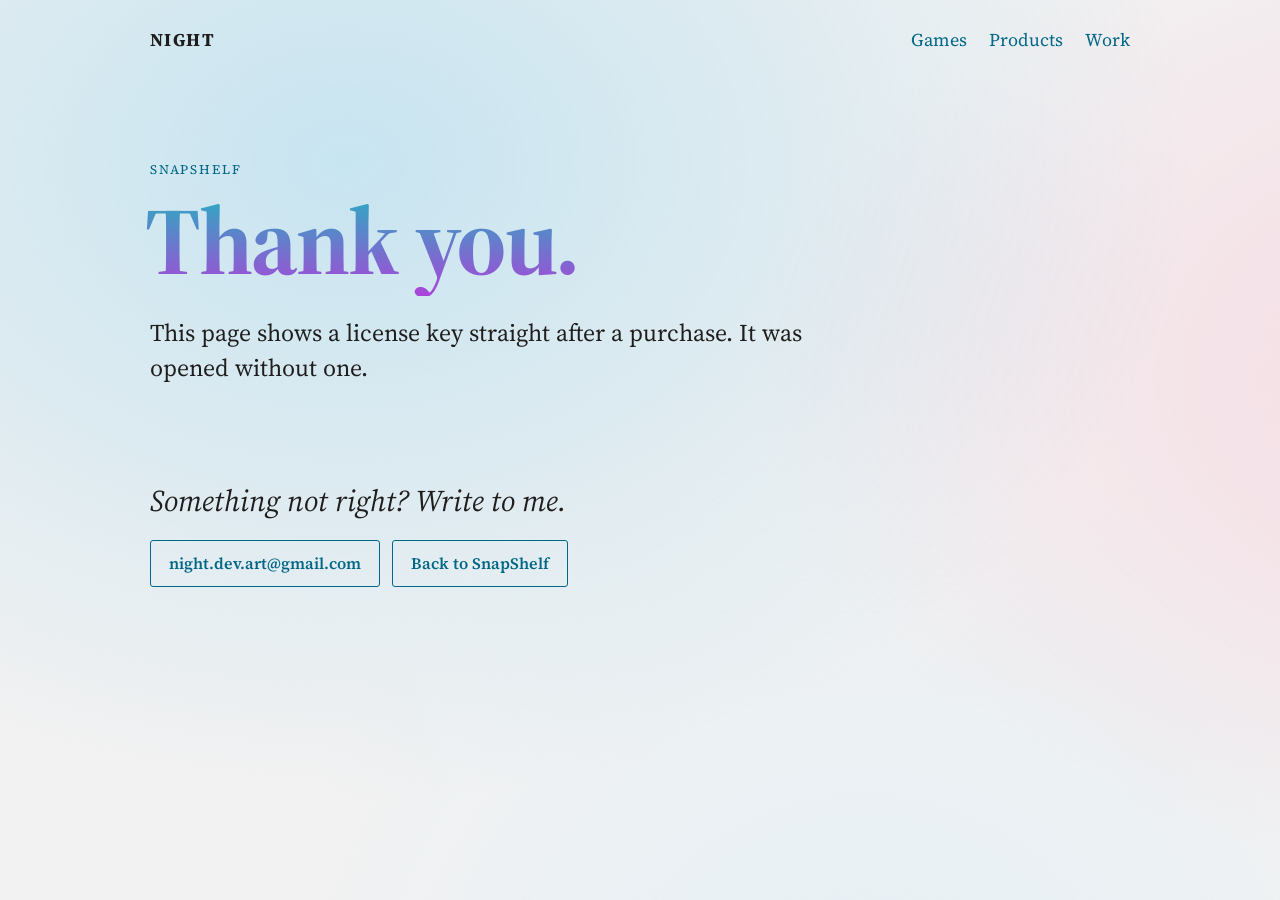
<file: snapshelf/thanks/index.html>
<!doctype html>
<html lang="en">
  <head>
    <meta charset="utf-8">
    <meta name="viewport" content="width=device-width, initial-scale=1">
    <meta name="theme-color" content="#f3f2f2">
    <meta name="robots" content="noindex">
    <title>Thank you — your SnapShelf license key</title>
    <link rel="preconnect" href="https://fonts.googleapis.com">
    <link rel="preconnect" href="https://fonts.gstatic.com" crossorigin>
    <link href="https://fonts.googleapis.com/css2?family=Source+Serif+4:ital,wght@0,400;0,600;0,700;1,400&display=swap" rel="stylesheet">
    <link href="../../style.css" rel="stylesheet">
  </head>
  <body>
    <div class="wash" aria-hidden="true"></div>

    <main class="page">
      <nav class="top" aria-label="Site links">
        <a class="brand" href="../../">NIGHT</a>
        <a href="../../aetherbound/">Games</a>
        <a href="../">Products</a>
        <a href="../../work/">Work</a>
      </nav>

      <header class="intro">
        <p class="kicker">SnapShelf</p>
        <h1 class="h1-product">Thank you.</h1>
        <p class="tagline" id="thanks-status" role="status" aria-live="polite">Fetching your license key…</p>
      </header>

      <section class="key-box" id="key-box" hidden>
        <p class="key-warning" role="alert"><span aria-hidden="true">⚠</span> <strong>Save this key now.</strong> It is shown only on this page and is <strong>not emailed to you</strong>.</p>
        <p class="kicker">Your license key</p>
        <p class="key" id="key-text"></p>
        <div class="actions">
          <button class="button button-primary" id="key-save" type="button">Save key as a file</button>
          <button class="button button-secondary" id="key-copy" type="button">Copy the key</button>
        </div>
        <p class="key-note">Keep the file, or paste the key somewhere you will find it again: a password manager, your notes, an email to yourself. Bookmarking this page also works: opening it again shows the key.</p>
        <label class="key-confirm">
          <input type="checkbox" id="key-saved">
          <span>I have saved my key</span>
        </label>
      </section>

      <section class="free" id="key-steps" hidden>
        <h2>Using it.</h2>
        <p>Open SnapShelf, choose <strong>Help</strong>, then <strong>License…</strong>, paste the key and press <strong>Activate</strong>. The key works on two of your computers. To move it to another computer, use "Remove the license from this computer" in the same box first.</p>
        <p>Do not have the app yet? <a href="../#get">Download it here.</a></p>
      </section>

      <footer class="footer">
        <p>Something not right? Write to me.</p>
        <div class="actions">
          <a class="button button-secondary" href="mailto:night.dev.art@gmail.com?subject=SnapShelf%20license">night.dev.art@gmail.com</a>
          <a class="button button-secondary" href="../">Back to SnapShelf</a>
        </div>
      </footer>
    </main>

    <script>
      // SnapShelf's license server, and its copy for Stripe's sandbox (test purchases).
      var LICENSE_SERVER = "https://snapshelf-license.snapshelf-license-server.workers.dev";
      var TEST_LICENSE_SERVER = "https://snapshelf-license-test.snapshelf-license-server.workers.dev";

      // Show the key with its buttons. The steps for using it stay hidden
      // until the buyer ticks "I have saved my key".
      function showKey(key) {
        document.getElementById("key-text").textContent = key;
        document.getElementById("key-box").hidden = false;

        var copy = document.getElementById("key-copy");
        copy.addEventListener("click", function () {
          navigator.clipboard.writeText(key).then(
            function () { copy.textContent = "Copied"; },
            function () { copy.textContent = "Select the key and copy it by hand"; }
          );
        });

        var save = document.getElementById("key-save");
        save.addEventListener("click", function () {
          var text = [
            "SnapShelf license key",
            "",
            key,
            "",
            "How to use it:",
            "  1. Open SnapShelf.",
            "  2. Choose Help, then License...",
            "  3. Paste the key and press Activate.",
            "",
            "The key works on two of your computers. To move it to another",
            "computer, first use \"Remove the license from this computer\" in the same box.",
            "",
            "Keep this file. The key is not sent by email.",
            "Help: night.dev.art@gmail.com    https://nightart.dev/snapshelf/",
            ""
          ].join("\r\n");
          var link = document.createElement("a");
          link.href = URL.createObjectURL(new Blob([text], { type: "text/plain" }));
          link.download = "SnapShelf license key.txt";
          document.body.appendChild(link);
          link.click();
          link.remove();
          save.textContent = "Saved to your Downloads folder";
        });

        var saved = document.getElementById("key-saved");
        saved.addEventListener("change", function () {
          document.getElementById("key-steps").hidden = !saved.checked;
        });
      }

      (function () {
        var status = document.getElementById("thanks-status");
        var session = new URLSearchParams(window.location.search).get("session_id");
        var help = " Write to night.dev.art@gmail.com with your receipt and I will send your key.";
        if (window.location.protocol === "file:" && window.location.search.indexOf("preview") !== -1) {
          status.textContent = "Your payment went through. Here is your license key.";
          showKey("SNAP-3ExampleOnlyNotARealKey00-0123456789abcdef");
          return;
        }
        if (!session) {
          status.textContent = "This page shows a license key straight after a purchase. It was opened without one.";
          return;
        }
        if (!LICENSE_SERVER) {
          status.textContent = "Your payment went through, but keys are not being issued from this page yet." + help;
          return;
        }
        // A sandbox purchase has an id starting "cs_test_"; its key comes from the test server.
        var isTest = session.indexOf("cs_test_") === 0;
        var server = isTest ? TEST_LICENSE_SERVER : LICENSE_SERVER;
        fetch(server + "/v1/purchase?session_id=" + encodeURIComponent(session))
          .then(function (reply) { return reply.json(); })
          .then(function (body) {
            if (!body.ok) {
              status.textContent = (body.error || "Your key could not be fetched.") + help;
              return;
            }
            status.textContent = isTest
              ? "Test purchase. This key only works with a test copy of SnapShelf."
              : "Your payment went through. Here is your license key.";
            showKey(body.key);
          })
          .catch(function () {
            status.textContent = "Your key could not be fetched just now. Reload this page in a minute." + help;
          });
      })();
    </script>
  </body>
</html>
</file>
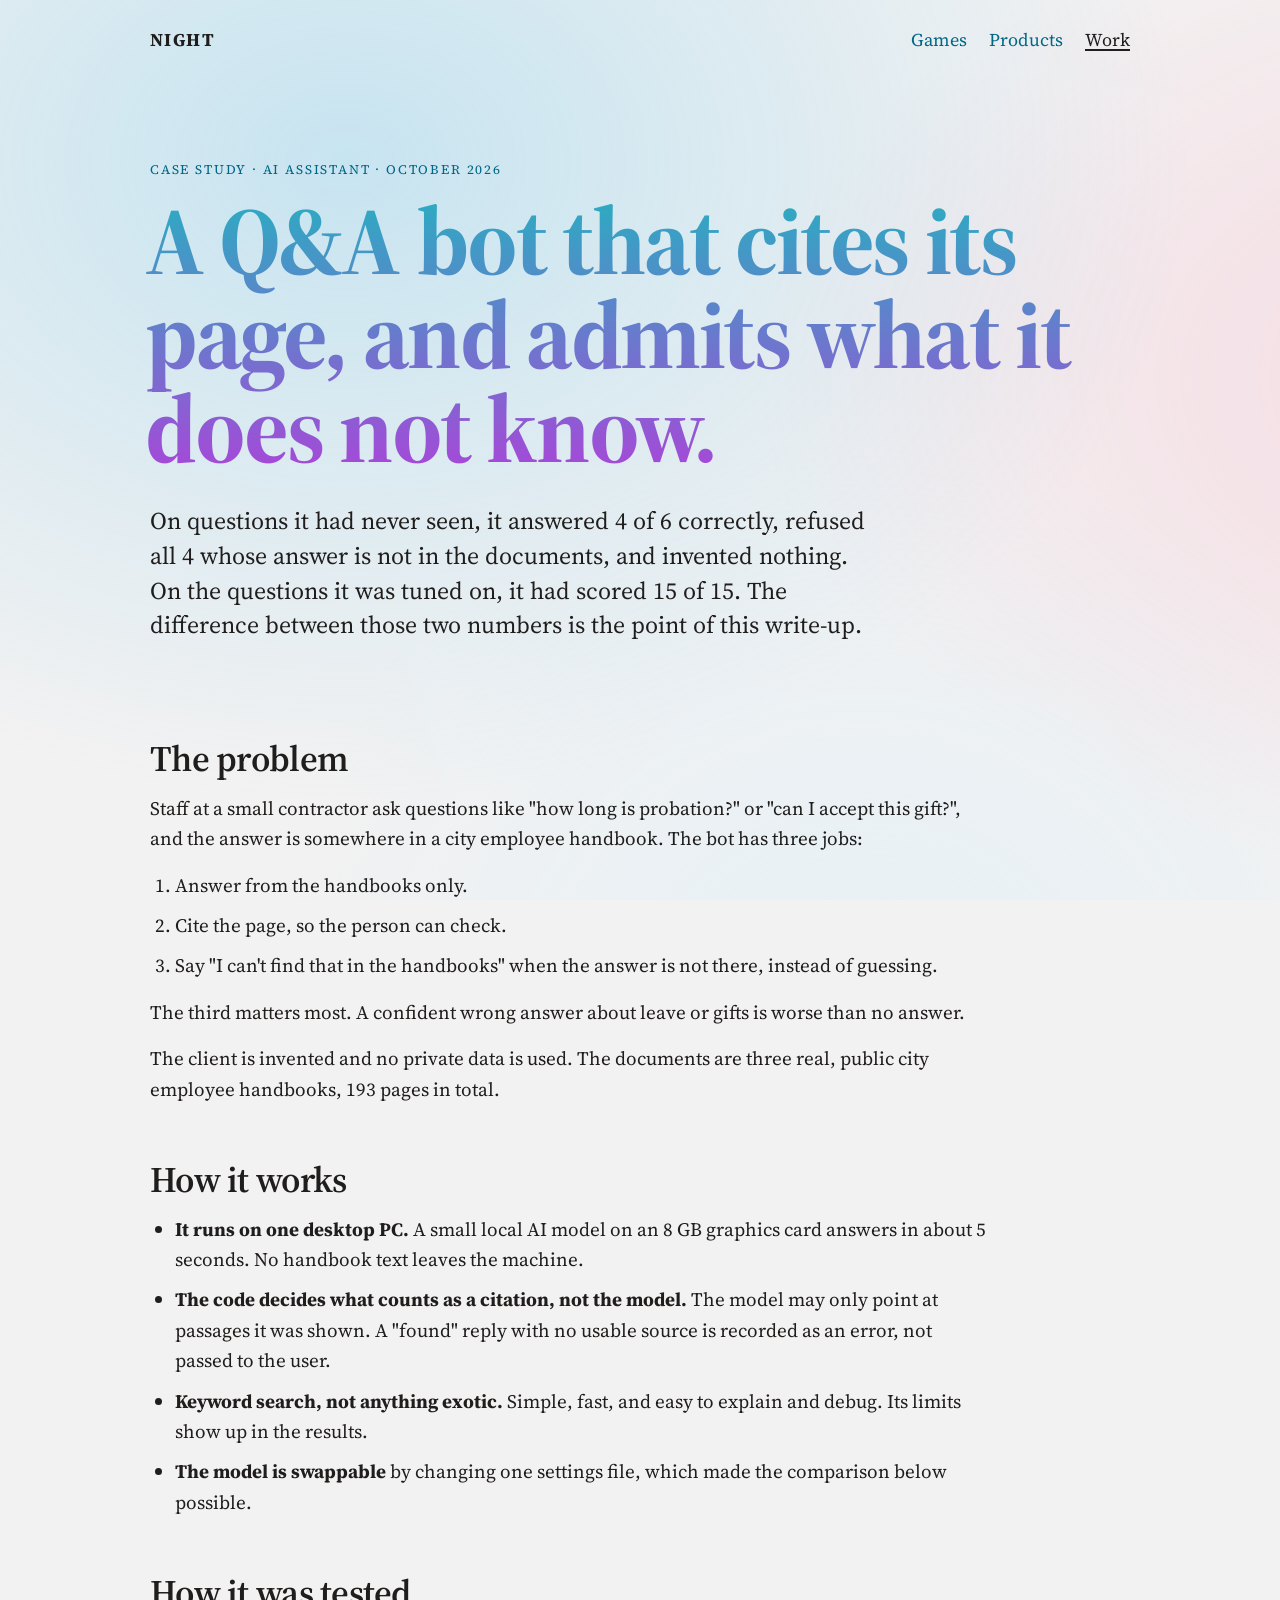
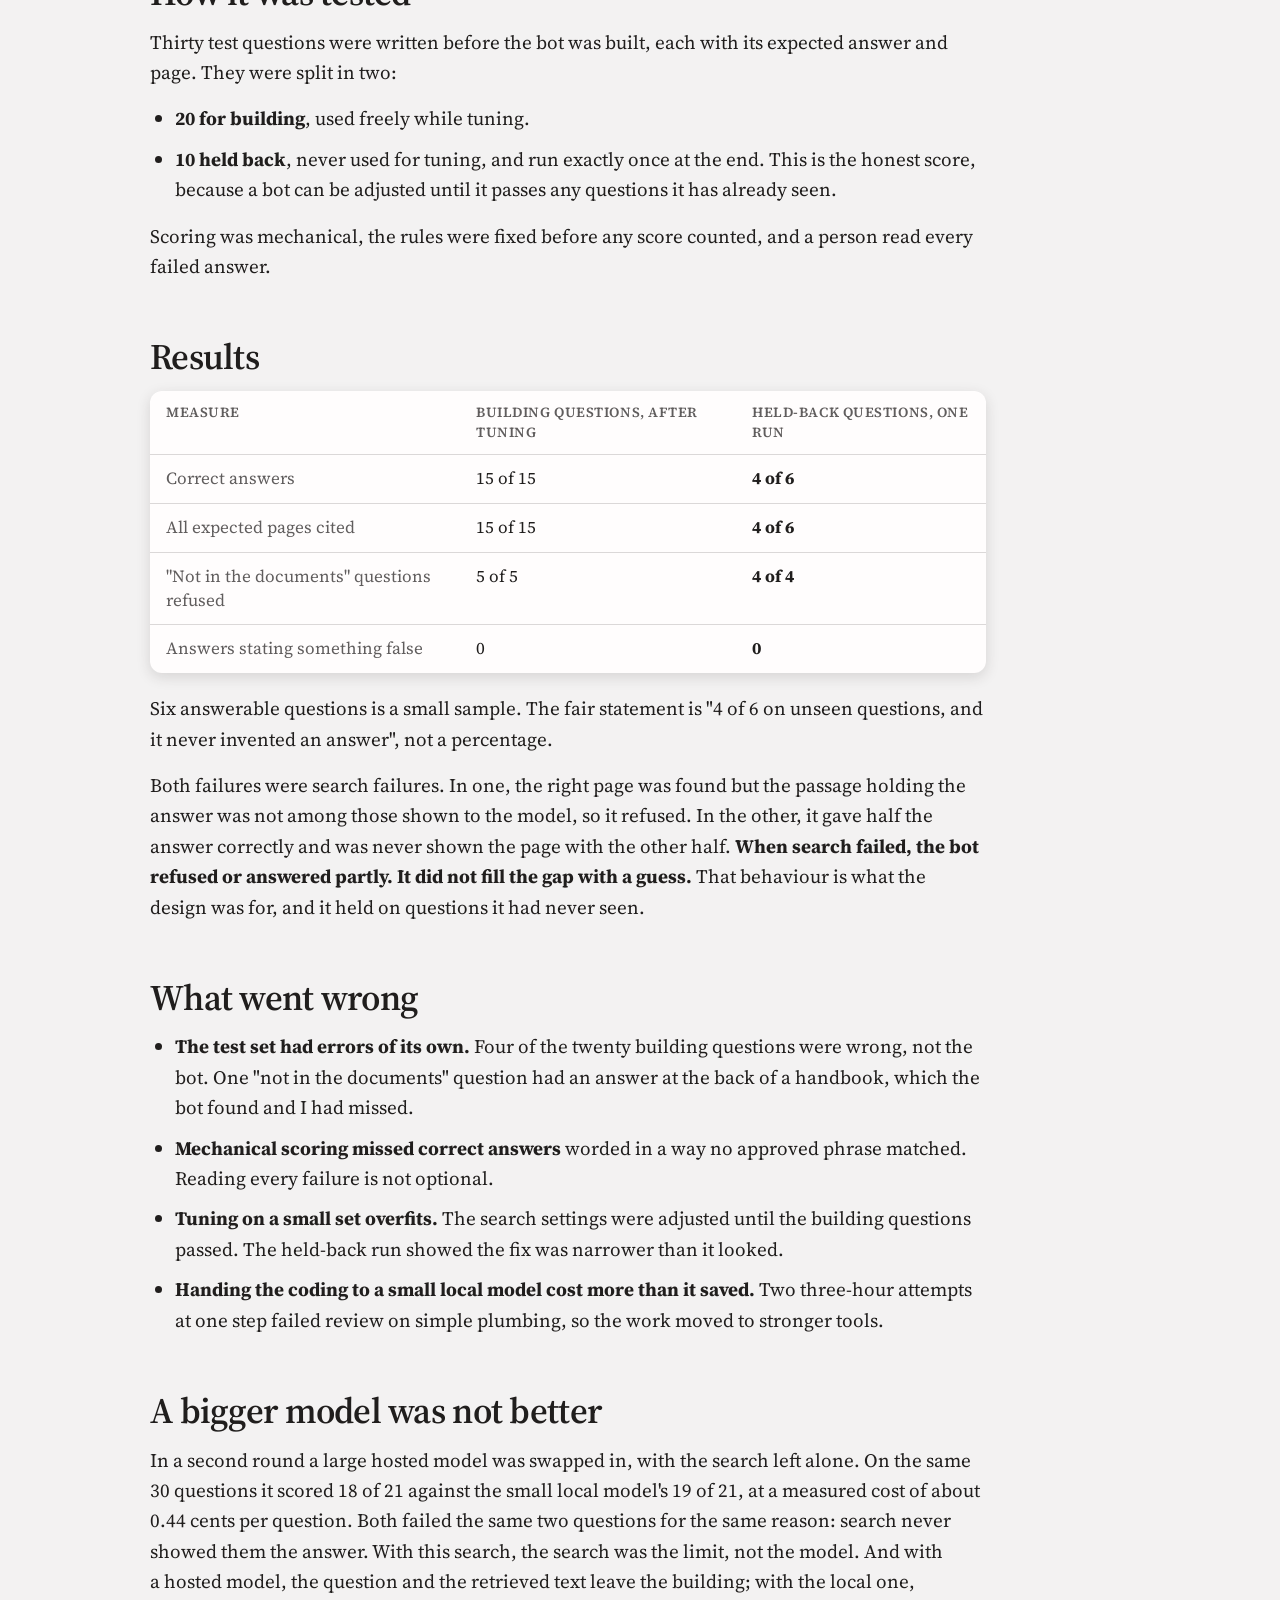
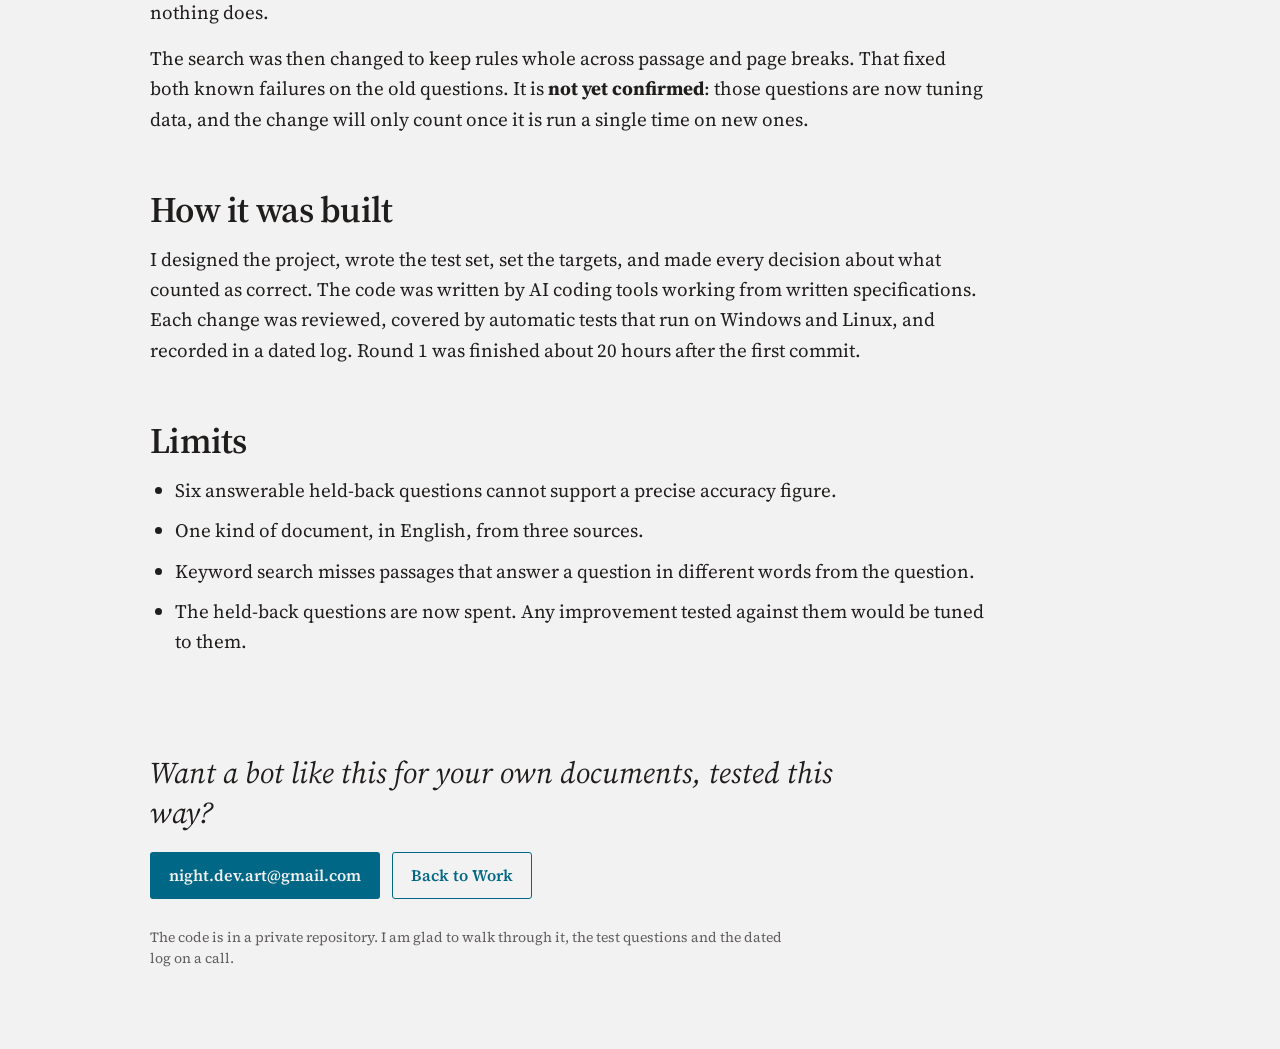
<file: work/qa-bot/index.html>
<!doctype html>
<html lang="en">
  <head>
    <meta charset="utf-8">
    <meta name="viewport" content="width=device-width, initial-scale=1">
    <meta name="theme-color" content="#f3f2f2">
    <meta name="description" content="Case study: a handbook Q&A bot that cites its page and admits what it does not know, and an honest evaluation that showed the gap between tuned and unseen questions.">
    <title>Case study: a handbook Q&amp;A bot — NIGHT</title>
    <link rel="preconnect" href="https://fonts.googleapis.com">
    <link rel="preconnect" href="https://fonts.gstatic.com" crossorigin>
    <link href="https://fonts.googleapis.com/css2?family=Source+Serif+4:ital,wght@0,400;0,600;0,700;1,400&display=swap" rel="stylesheet">
    <link href="../../style.css" rel="stylesheet">
  </head>
  <body>
    <div class="wash" aria-hidden="true"></div>

    <main class="page">
      <nav class="top" aria-label="Site links">
        <a class="brand" href="../../">NIGHT</a>
        <a href="../../aetherbound/">Games</a>
        <a href="../../snapshelf/">Products</a>
        <a href="../" aria-current="page">Work</a>
      </nav>

      <header class="intro">
        <p class="kicker">Case study · AI assistant · October 2026</p>
        <h1 class="h1-product">A Q&amp;A bot that cites its page, and admits what it does not know.</h1>
        <p class="tagline">On questions it had never seen, it answered 4 of 6 correctly, refused all 4 whose answer is not in the documents, and invented nothing. On the questions it was tuned on, it had scored 15 of 15. The difference between those two numbers is the point of this write-up.</p>
      </header>

      <article class="prose">
        <h2>The problem</h2>
        <p>Staff at a small contractor ask questions like "how long is probation?" or "can I accept this gift?", and the answer is somewhere in a city employee handbook. The bot has three jobs:</p>
        <ol>
          <li>Answer from the handbooks only.</li>
          <li>Cite the page, so the person can check.</li>
          <li>Say "I can't find that in the handbooks" when the answer is not there, instead of guessing.</li>
        </ol>
        <p>The third matters most. A confident wrong answer about leave or gifts is worse than no answer.</p>
        <p>The client is invented and no private data is used. The documents are three real, public city employee handbooks, 193 pages in total.</p>

        <h2>How it works</h2>
        <ul>
          <li><strong>It runs on one desktop PC.</strong> A small local AI model on an 8 GB graphics card answers in about 5 seconds. No handbook text leaves the machine.</li>
          <li><strong>The code decides what counts as a citation, not the model.</strong> The model may only point at passages it was shown. A "found" reply with no usable source is recorded as an error, not passed to the user.</li>
          <li><strong>Keyword search, not anything exotic.</strong> Simple, fast, and easy to explain and debug. Its limits show up in the results.</li>
          <li><strong>The model is swappable</strong> by changing one settings file, which made the comparison below possible.</li>
        </ul>

        <h2>How it was tested</h2>
        <p>Thirty test questions were written before the bot was built, each with its expected answer and page. They were split in two:</p>
        <ul>
          <li><strong>20 for building</strong>, used freely while tuning.</li>
          <li><strong>10 held back</strong>, never used for tuning, and run exactly once at the end. This is the honest score, because a bot can be adjusted until it passes any questions it has already seen.</li>
        </ul>
        <p>Scoring was mechanical, the rules were fixed before any score counted, and a person read every failed answer.</p>

        <h2>Results</h2>
        <div class="table-wrap">
          <table class="facts">
            <thead><tr><th>Measure</th><th>Building questions, after tuning</th><th>Held-back questions, one run</th></tr></thead>
            <tbody>
              <tr><td>Correct answers</td><td>15 of 15</td><td><strong>4 of 6</strong></td></tr>
              <tr><td>All expected pages cited</td><td>15 of 15</td><td><strong>4 of 6</strong></td></tr>
              <tr><td>"Not in the documents" questions refused</td><td>5 of 5</td><td><strong>4 of 4</strong></td></tr>
              <tr><td>Answers stating something false</td><td>0</td><td><strong>0</strong></td></tr>
            </tbody>
          </table>
        </div>
        <p>Six answerable questions is a small sample. The fair statement is "4 of 6 on unseen questions, and it never invented an answer", not a percentage.</p>
        <p>Both failures were search failures. In one, the right page was found but the passage holding the answer was not among those shown to the model, so it refused. In the other, it gave half the answer correctly and was never shown the page with the other half. <strong>When search failed, the bot refused or answered partly. It did not fill the gap with a guess.</strong> That behaviour is what the design was for, and it held on questions it had never seen.</p>

        <h2>What went wrong</h2>
        <ul>
          <li><strong>The test set had errors of its own.</strong> Four of the twenty building questions were wrong, not the bot. One "not in the documents" question had an answer at the back of a handbook, which the bot found and I had missed.</li>
          <li><strong>Mechanical scoring missed correct answers</strong> worded in a way no approved phrase matched. Reading every failure is not optional.</li>
          <li><strong>Tuning on a small set overfits.</strong> The search settings were adjusted until the building questions passed. The held-back run showed the fix was narrower than it looked.</li>
          <li><strong>Handing the coding to a small local model cost more than it saved.</strong> Two three-hour attempts at one step failed review on simple plumbing, so the work moved to stronger tools.</li>
        </ul>

        <h2>A bigger model was not better</h2>
        <p>In a second round a large hosted model was swapped in, with the search left alone. On the same 30 questions it scored 18 of 21 against the small local model's 19 of 21, at a measured cost of about 0.44 cents per question. Both failed the same two questions for the same reason: search never showed them the answer. With this search, the search was the limit, not the model. And with a hosted model, the question and the retrieved text leave the building; with the local one, nothing does.</p>
        <p>The search was then changed to keep rules whole across passage and page breaks. That fixed both known failures on the old questions. It is <strong>not yet confirmed</strong>: those questions are now tuning data, and the change will only count once it is run a single time on new ones.</p>

        <h2>How it was built</h2>
        <p>I designed the project, wrote the test set, set the targets, and made every decision about what counted as correct. The code was written by AI coding tools working from written specifications. Each change was reviewed, covered by automatic tests that run on Windows and Linux, and recorded in a dated log. Round 1 was finished about 20 hours after the first commit.</p>

        <h2>Limits</h2>
        <ul>
          <li>Six answerable held-back questions cannot support a precise accuracy figure.</li>
          <li>One kind of document, in English, from three sources.</li>
          <li>Keyword search misses passages that answer a question in different words from the question.</li>
          <li>The held-back questions are now spent. Any improvement tested against them would be tuned to them.</li>
        </ul>
      </article>

      <footer class="footer">
        <p>Want a bot like this for your own documents, tested this way?</p>
        <div class="actions">
          <a class="button button-primary" href="mailto:night.dev.art@gmail.com?subject=Document%20Q%26A%20bot">night.dev.art@gmail.com</a>
          <a class="button button-secondary" href="../">Back to Work</a>
        </div>
        <p class="small-print">The code is in a private repository. I am glad to walk through it, the test questions and the dated log on a call.</p>
      </footer>
    </main>
  </body>
</html>
</file>
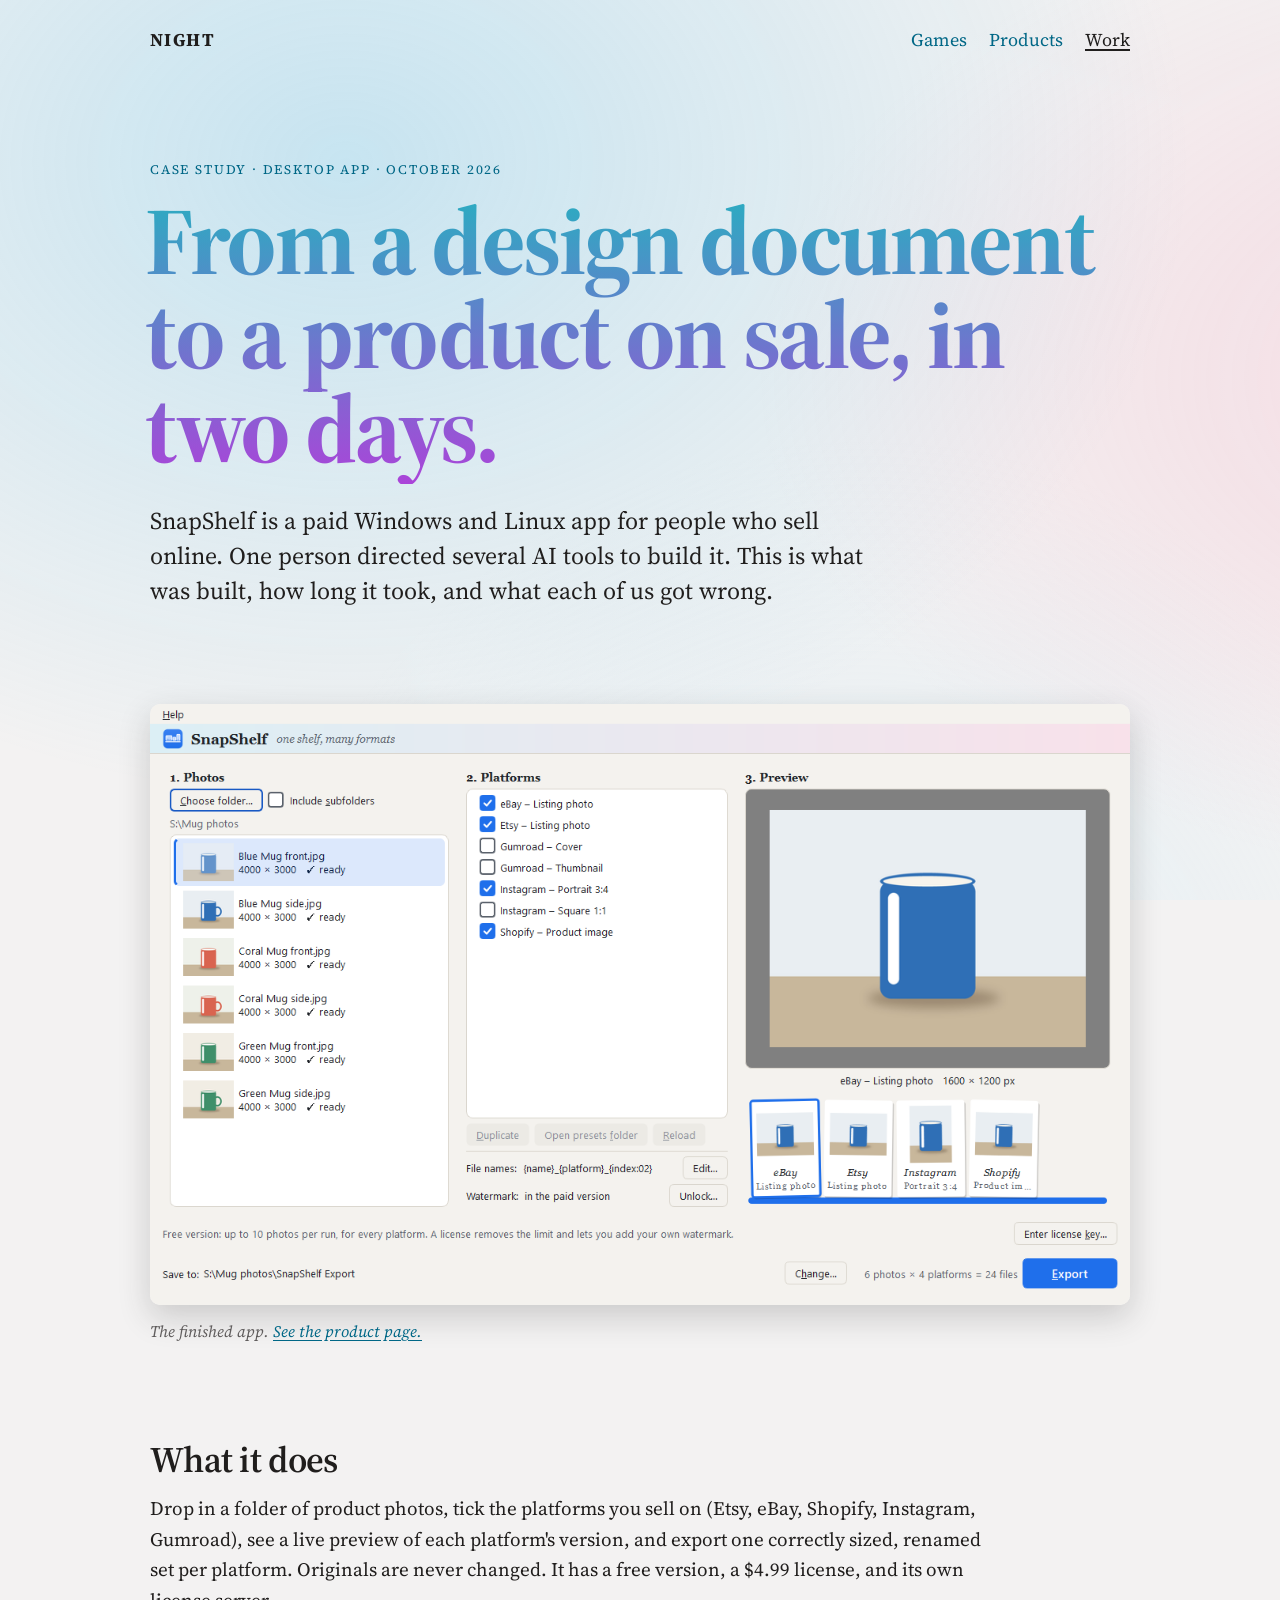
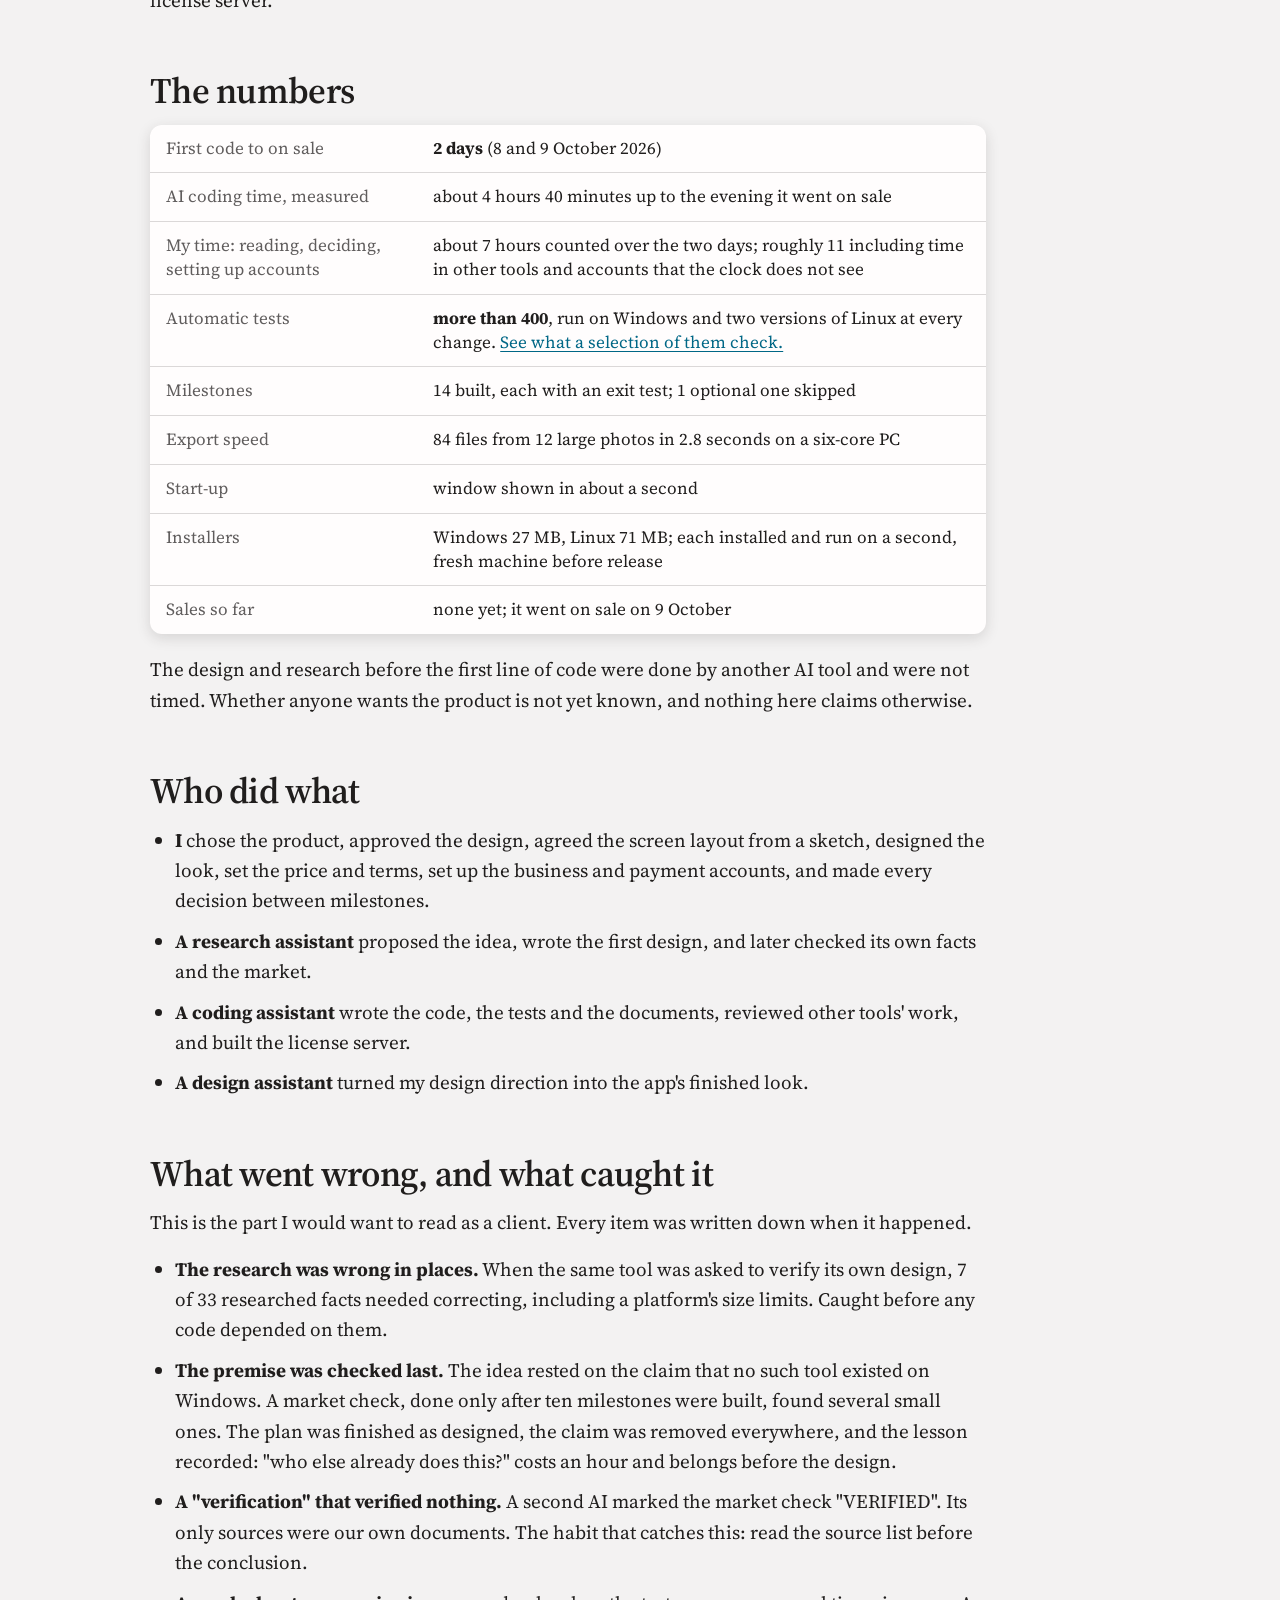
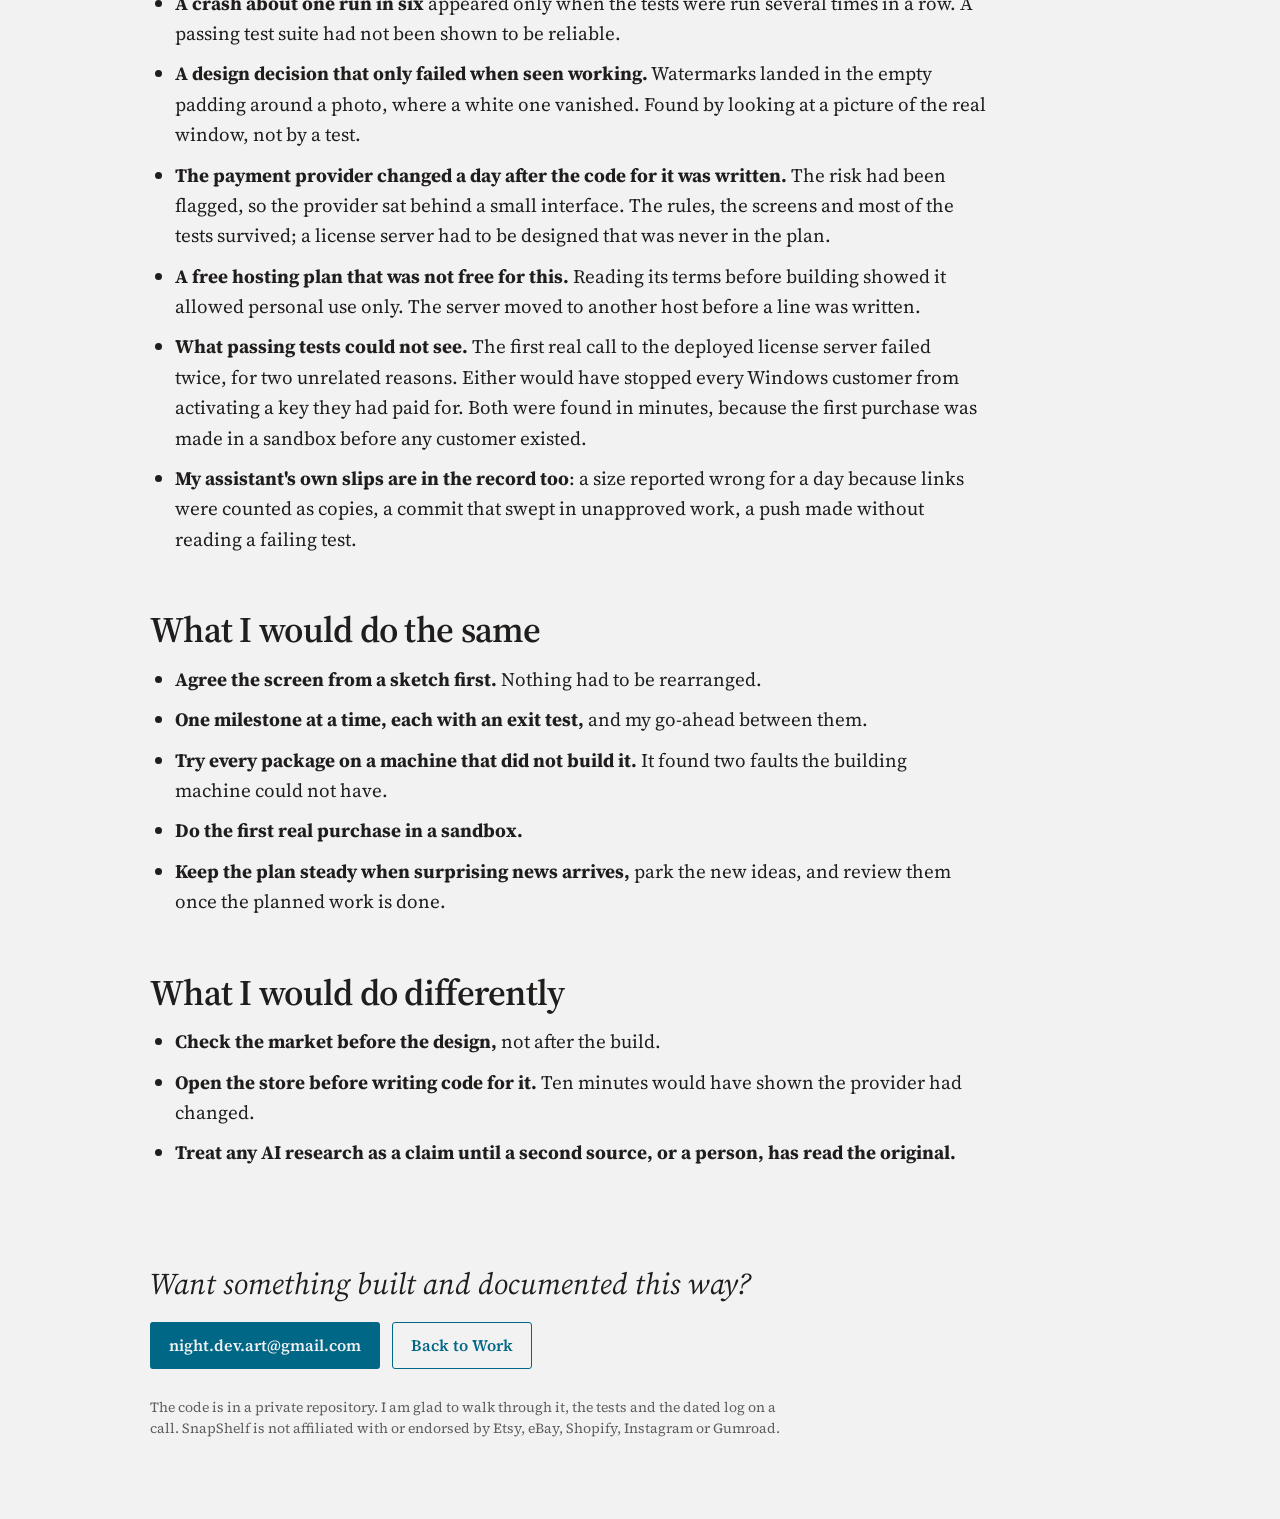
<file: work/snapshelf/index.html>
<!doctype html>
<html lang="en">
  <head>
    <meta charset="utf-8">
    <meta name="viewport" content="width=device-width, initial-scale=1">
    <meta name="theme-color" content="#f3f2f2">
    <meta name="description" content="Case study: SnapShelf, a paid desktop app taken from a design document to a product on sale in two days by one person directing AI tools, with the numbers and the mistakes.">
    <title>Case study: SnapShelf — NIGHT</title>
    <link rel="preconnect" href="https://fonts.googleapis.com">
    <link rel="preconnect" href="https://fonts.gstatic.com" crossorigin>
    <link href="https://fonts.googleapis.com/css2?family=Source+Serif+4:ital,wght@0,400;0,600;0,700;1,400&display=swap" rel="stylesheet">
    <link href="../../style.css" rel="stylesheet">
  </head>
  <body>
    <div class="wash" aria-hidden="true"></div>

    <main class="page">
      <nav class="top" aria-label="Site links">
        <a class="brand" href="../../">NIGHT</a>
        <a href="../../aetherbound/">Games</a>
        <a href="../../snapshelf/">Products</a>
        <a href="../" aria-current="page">Work</a>
      </nav>

      <header class="intro">
        <p class="kicker">Case study · Desktop app · October 2026</p>
        <h1 class="h1-product">From a design document to a product on sale, in two days.</h1>
        <p class="tagline">SnapShelf is a paid Windows and Linux app for people who sell online. One person directed several AI tools to build it. This is what was built, how long it took, and what each of us got wrong.</p>
      </header>

      <figure class="shot">
        <img src="../../snapshelf/snapshelf-window.png" alt="The SnapShelf window: product photos on the left, selling platforms ticked in the middle, and a live preview of each platform's version on the right.">
        <figcaption>The finished app. <a href="../../snapshelf/">See the product page.</a></figcaption>
      </figure>

      <article class="prose">
        <h2>What it does</h2>
        <p>Drop in a folder of product photos, tick the platforms you sell on (Etsy, eBay, Shopify, Instagram, Gumroad), see a live preview of each platform's version, and export one correctly sized, renamed set per platform. Originals are never changed. It has a free version, a $4.99 license, and its own license server.</p>

        <h2>The numbers</h2>
        <div class="table-wrap">
          <table class="facts">
            <tbody>
              <tr><td>First code to on sale</td><td><strong>2 days</strong> (8 and 9 October 2026)</td></tr>
              <tr><td>AI coding time, measured</td><td>about 4 hours 40 minutes up to the evening it went on sale</td></tr>
              <tr><td>My time: reading, deciding, setting up accounts</td><td>about 7 hours counted over the two days; roughly 11 including time in other tools and accounts that the clock does not see</td></tr>
              <tr><td>Automatic tests</td><td><strong>more than 400</strong>, run on Windows and two versions of Linux at every change. <a href="tests/">See what a selection of them check.</a></td></tr>
              <tr><td>Milestones</td><td>14 built, each with an exit test; 1 optional one skipped</td></tr>
              <tr><td>Export speed</td><td>84 files from 12 large photos in 2.8 seconds on a six-core PC</td></tr>
              <tr><td>Start-up</td><td>window shown in about a second</td></tr>
              <tr><td>Installers</td><td>Windows 27 MB, Linux 71 MB; each installed and run on a second, fresh machine before release</td></tr>
              <tr><td>Sales so far</td><td>none yet; it went on sale on 9 October</td></tr>
            </tbody>
          </table>
        </div>
        <p>The design and research before the first line of code were done by another AI tool and were not timed. Whether anyone wants the product is not yet known, and nothing here claims otherwise.</p>

        <h2>Who did what</h2>
        <ul>
          <li><strong>I</strong> chose the product, approved the design, agreed the screen layout from a sketch, designed the look, set the price and terms, set up the business and payment accounts, and made every decision between milestones.</li>
          <li><strong>A research assistant</strong> proposed the idea, wrote the first design, and later checked its own facts and the market.</li>
          <li><strong>A coding assistant</strong> wrote the code, the tests and the documents, reviewed other tools' work, and built the license server.</li>
          <li><strong>A design assistant</strong> turned my design direction into the app's finished look.</li>
        </ul>

        <h2>What went wrong, and what caught it</h2>
        <p>This is the part I would want to read as a client. Every item was written down when it happened.</p>
        <ul>
          <li><strong>The research was wrong in places.</strong> When the same tool was asked to verify its own design, 7 of 33 researched facts needed correcting, including a platform's size limits. Caught before any code depended on them.</li>
          <li><strong>The premise was checked last.</strong> The idea rested on the claim that no such tool existed on Windows. A market check, done only after ten milestones were built, found several small ones. The plan was finished as designed, the claim was removed everywhere, and the lesson recorded: "who else already does this?" costs an hour and belongs before the design.</li>
          <li><strong>A "verification" that verified nothing.</strong> A second AI marked the market check "VERIFIED". Its only sources were our own documents. The habit that catches this: read the source list before the conclusion.</li>
          <li><strong>A crash about one run in six</strong> appeared only when the tests were run several times in a row. A passing test suite had not been shown to be reliable.</li>
          <li><strong>A design decision that only failed when seen working.</strong> Watermarks landed in the empty padding around a photo, where a white one vanished. Found by looking at a picture of the real window, not by a test.</li>
          <li><strong>The payment provider changed a day after the code for it was written.</strong> The risk had been flagged, so the provider sat behind a small interface. The rules, the screens and most of the tests survived; a license server had to be designed that was never in the plan.</li>
          <li><strong>A free hosting plan that was not free for this.</strong> Reading its terms before building showed it allowed personal use only. The server moved to another host before a line was written.</li>
          <li><strong>What passing tests could not see.</strong> The first real call to the deployed license server failed twice, for two unrelated reasons. Either would have stopped every Windows customer from activating a key they had paid for. Both were found in minutes, because the first purchase was made in a sandbox before any customer existed.</li>
          <li><strong>My assistant's own slips are in the record too</strong>: a size reported wrong for a day because links were counted as copies, a commit that swept in unapproved work, a push made without reading a failing test.</li>
        </ul>

        <h2>What I would do the same</h2>
        <ul>
          <li><strong>Agree the screen from a sketch first.</strong> Nothing had to be rearranged.</li>
          <li><strong>One milestone at a time, each with an exit test,</strong> and my go-ahead between them.</li>
          <li><strong>Try every package on a machine that did not build it.</strong> It found two faults the building machine could not have.</li>
          <li><strong>Do the first real purchase in a sandbox.</strong></li>
          <li><strong>Keep the plan steady when surprising news arrives,</strong> park the new ideas, and review them once the planned work is done.</li>
        </ul>

        <h2>What I would do differently</h2>
        <ul>
          <li><strong>Check the market before the design,</strong> not after the build.</li>
          <li><strong>Open the store before writing code for it.</strong> Ten minutes would have shown the provider had changed.</li>
          <li><strong>Treat any AI research as a claim until a second source, or a person, has read the original.</strong></li>
        </ul>
      </article>

      <footer class="footer">
        <p>Want something built and documented this way?</p>
        <div class="actions">
          <a class="button button-primary" href="mailto:night.dev.art@gmail.com?subject=Work">night.dev.art@gmail.com</a>
          <a class="button button-secondary" href="../">Back to Work</a>
        </div>
        <p class="small-print">The code is in a private repository. I am glad to walk through it, the tests and the dated log on a call. SnapShelf is not affiliated with or endorsed by Etsy, eBay, Shopify, Instagram or Gumroad.</p>
      </footer>
    </main>
  </body>
</html>
</file>
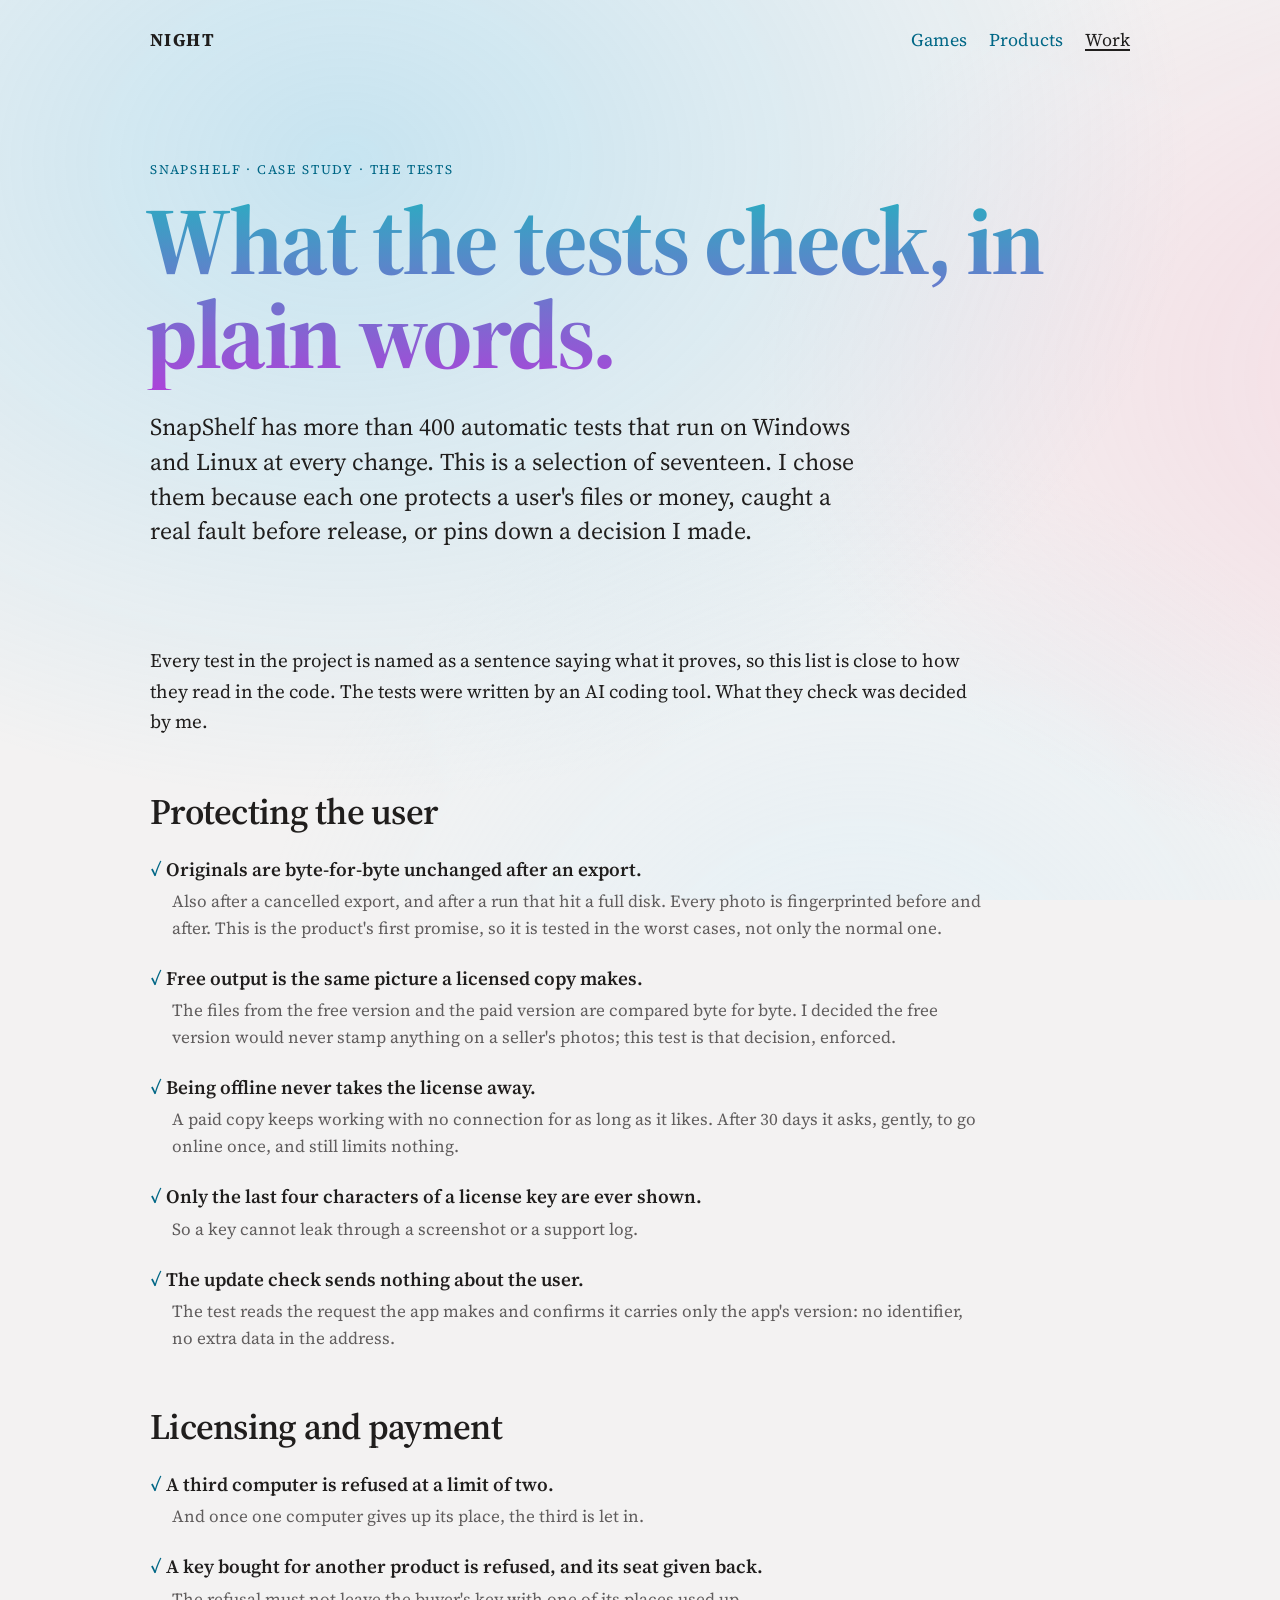
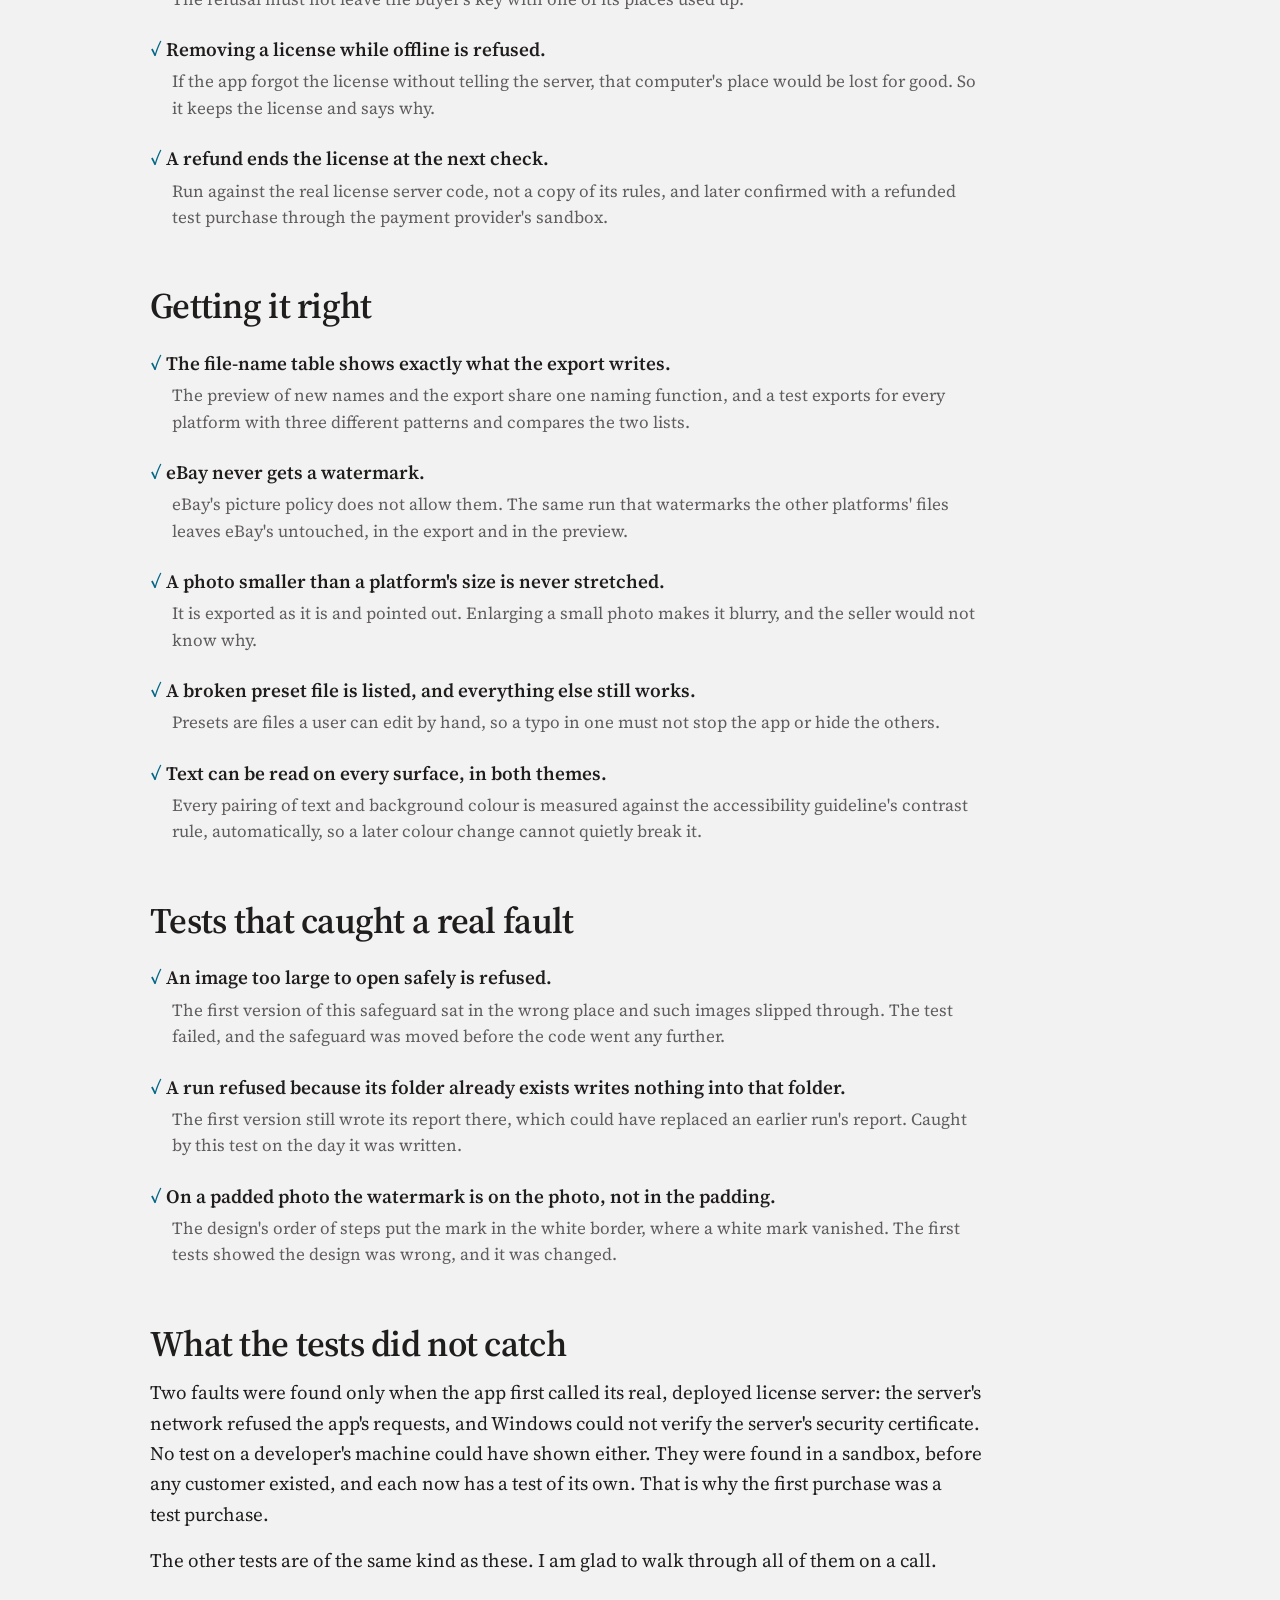
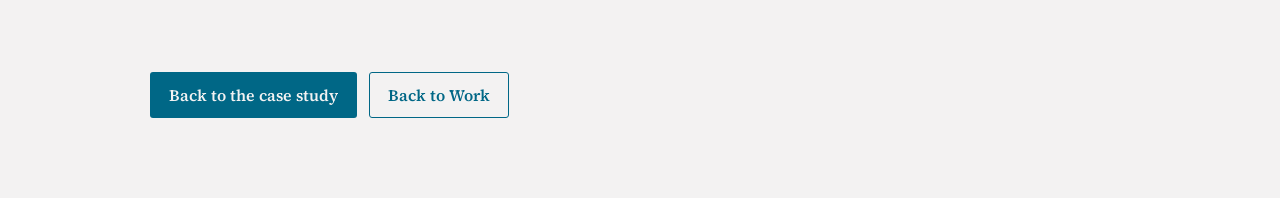
<file: work/snapshelf/tests/index.html>
<!doctype html>
<html lang="en">
  <head>
    <meta charset="utf-8">
    <meta name="viewport" content="width=device-width, initial-scale=1">
    <meta name="theme-color" content="#f3f2f2">
    <meta name="description" content="A selection of the automatic tests behind SnapShelf, in plain words: what each one proves, and why it was worth writing.">
    <title>What the tests check: SnapShelf — NIGHT</title>
    <link rel="preconnect" href="https://fonts.googleapis.com">
    <link rel="preconnect" href="https://fonts.gstatic.com" crossorigin>
    <link href="https://fonts.googleapis.com/css2?family=Source+Serif+4:ital,wght@0,400;0,600;0,700;1,400&display=swap" rel="stylesheet">
    <link href="../../../style.css" rel="stylesheet">
  </head>
  <body>
    <div class="wash" aria-hidden="true"></div>

    <main class="page">
      <nav class="top" aria-label="Site links">
        <a class="brand" href="../../../">NIGHT</a>
        <a href="../../../aetherbound/">Games</a>
        <a href="../../../snapshelf/">Products</a>
        <a href="../../" aria-current="page">Work</a>
      </nav>

      <header class="intro">
        <p class="kicker">SnapShelf · Case study · The tests</p>
        <h1 class="h1-product">What the tests check, in plain words.</h1>
        <p class="tagline">SnapShelf has more than 400 automatic tests that run on Windows and Linux at every change. This is a selection of seventeen. I chose them because each one protects a user's files or money, caught a real fault before release, or pins down a decision I made.</p>
      </header>

      <article class="prose">
        <p>Every test in the project is named as a sentence saying what it proves, so this list is close to how they read in the code. The tests were written by an AI coding tool. What they check was decided by me.</p>

        <h2>Protecting the user</h2>
        <dl class="tests">
          <dt>Originals are byte-for-byte unchanged after an export.</dt>
          <dd>Also after a cancelled export, and after a run that hit a full disk. Every photo is fingerprinted before and after. This is the product's first promise, so it is tested in the worst cases, not only the normal one.</dd>

          <dt>Free output is the same picture a licensed copy makes.</dt>
          <dd>The files from the free version and the paid version are compared byte for byte. I decided the free version would never stamp anything on a seller's photos; this test is that decision, enforced.</dd>

          <dt>Being offline never takes the license away.</dt>
          <dd>A paid copy keeps working with no connection for as long as it likes. After 30 days it asks, gently, to go online once, and still limits nothing.</dd>

          <dt>Only the last four characters of a license key are ever shown.</dt>
          <dd>So a key cannot leak through a screenshot or a support log.</dd>

          <dt>The update check sends nothing about the user.</dt>
          <dd>The test reads the request the app makes and confirms it carries only the app's version: no identifier, no extra data in the address.</dd>
        </dl>

        <h2>Licensing and payment</h2>
        <dl class="tests">
          <dt>A third computer is refused at a limit of two.</dt>
          <dd>And once one computer gives up its place, the third is let in.</dd>

          <dt>A key bought for another product is refused, and its seat given back.</dt>
          <dd>The refusal must not leave the buyer's key with one of its places used up.</dd>

          <dt>Removing a license while offline is refused.</dt>
          <dd>If the app forgot the license without telling the server, that computer's place would be lost for good. So it keeps the license and says why.</dd>

          <dt>A refund ends the license at the next check.</dt>
          <dd>Run against the real license server code, not a copy of its rules, and later confirmed with a refunded test purchase through the payment provider's sandbox.</dd>
        </dl>

        <h2>Getting it right</h2>
        <dl class="tests">
          <dt>The file-name table shows exactly what the export writes.</dt>
          <dd>The preview of new names and the export share one naming function, and a test exports for every platform with three different patterns and compares the two lists.</dd>

          <dt>eBay never gets a watermark.</dt>
          <dd>eBay's picture policy does not allow them. The same run that watermarks the other platforms' files leaves eBay's untouched, in the export and in the preview.</dd>

          <dt>A photo smaller than a platform's size is never stretched.</dt>
          <dd>It is exported as it is and pointed out. Enlarging a small photo makes it blurry, and the seller would not know why.</dd>

          <dt>A broken preset file is listed, and everything else still works.</dt>
          <dd>Presets are files a user can edit by hand, so a typo in one must not stop the app or hide the others.</dd>

          <dt>Text can be read on every surface, in both themes.</dt>
          <dd>Every pairing of text and background colour is measured against the accessibility guideline's contrast rule, automatically, so a later colour change cannot quietly break it.</dd>
        </dl>

        <h2>Tests that caught a real fault</h2>
        <dl class="tests">
          <dt>An image too large to open safely is refused.</dt>
          <dd>The first version of this safeguard sat in the wrong place and such images slipped through. The test failed, and the safeguard was moved before the code went any further.</dd>

          <dt>A run refused because its folder already exists writes nothing into that folder.</dt>
          <dd>The first version still wrote its report there, which could have replaced an earlier run's report. Caught by this test on the day it was written.</dd>

          <dt>On a padded photo the watermark is on the photo, not in the padding.</dt>
          <dd>The design's order of steps put the mark in the white border, where a white mark vanished. The first tests showed the design was wrong, and it was changed.</dd>
        </dl>

        <h2>What the tests did not catch</h2>
        <p>Two faults were found only when the app first called its real, deployed license server: the server's network refused the app's requests, and Windows could not verify the server's security certificate. No test on a developer's machine could have shown either. They were found in a sandbox, before any customer existed, and each now has a test of its own. That is why the first purchase was a test purchase.</p>
        <p>The other tests are of the same kind as these. I am glad to walk through all of them on a call.</p>
      </article>

      <footer class="footer">
        <div class="actions">
          <a class="button button-primary" href="../">Back to the case study</a>
          <a class="button button-secondary" href="../../">Back to Work</a>
        </div>
      </footer>
    </main>
  </body>
</html>
</file>
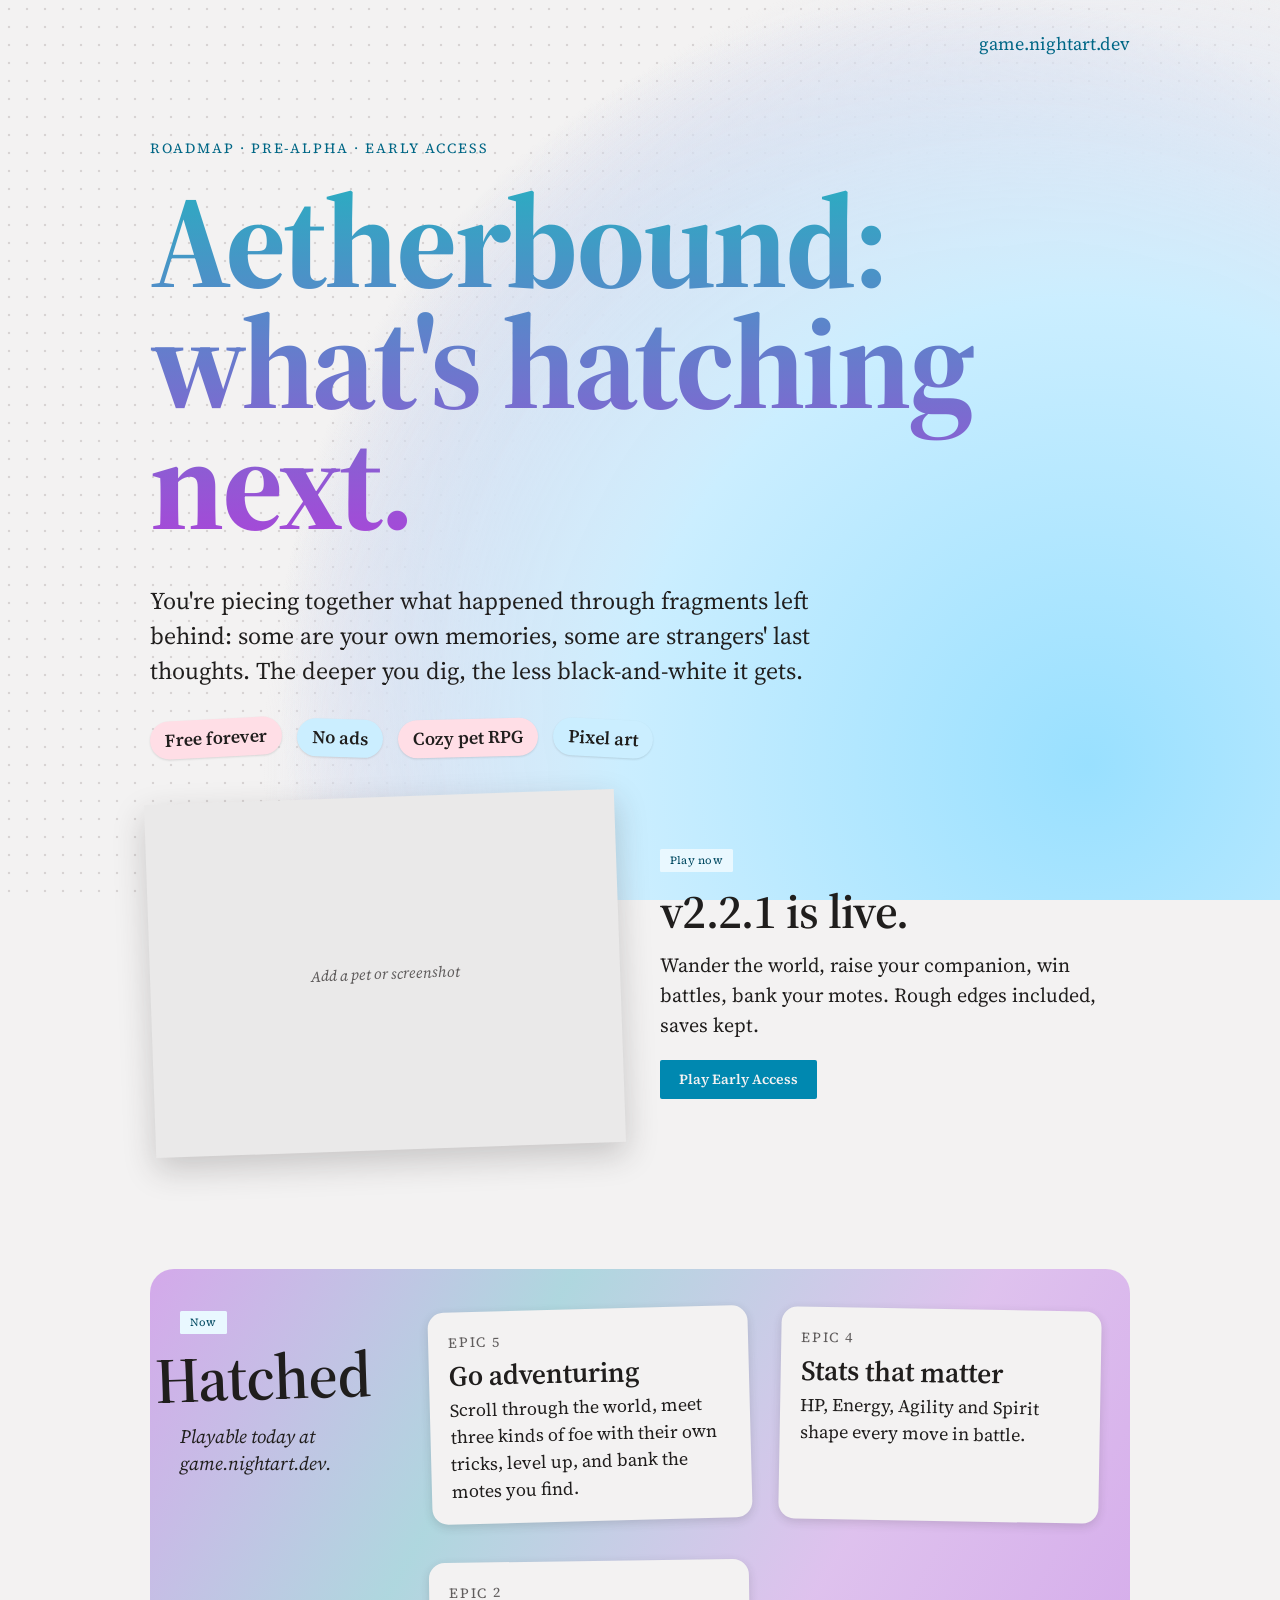
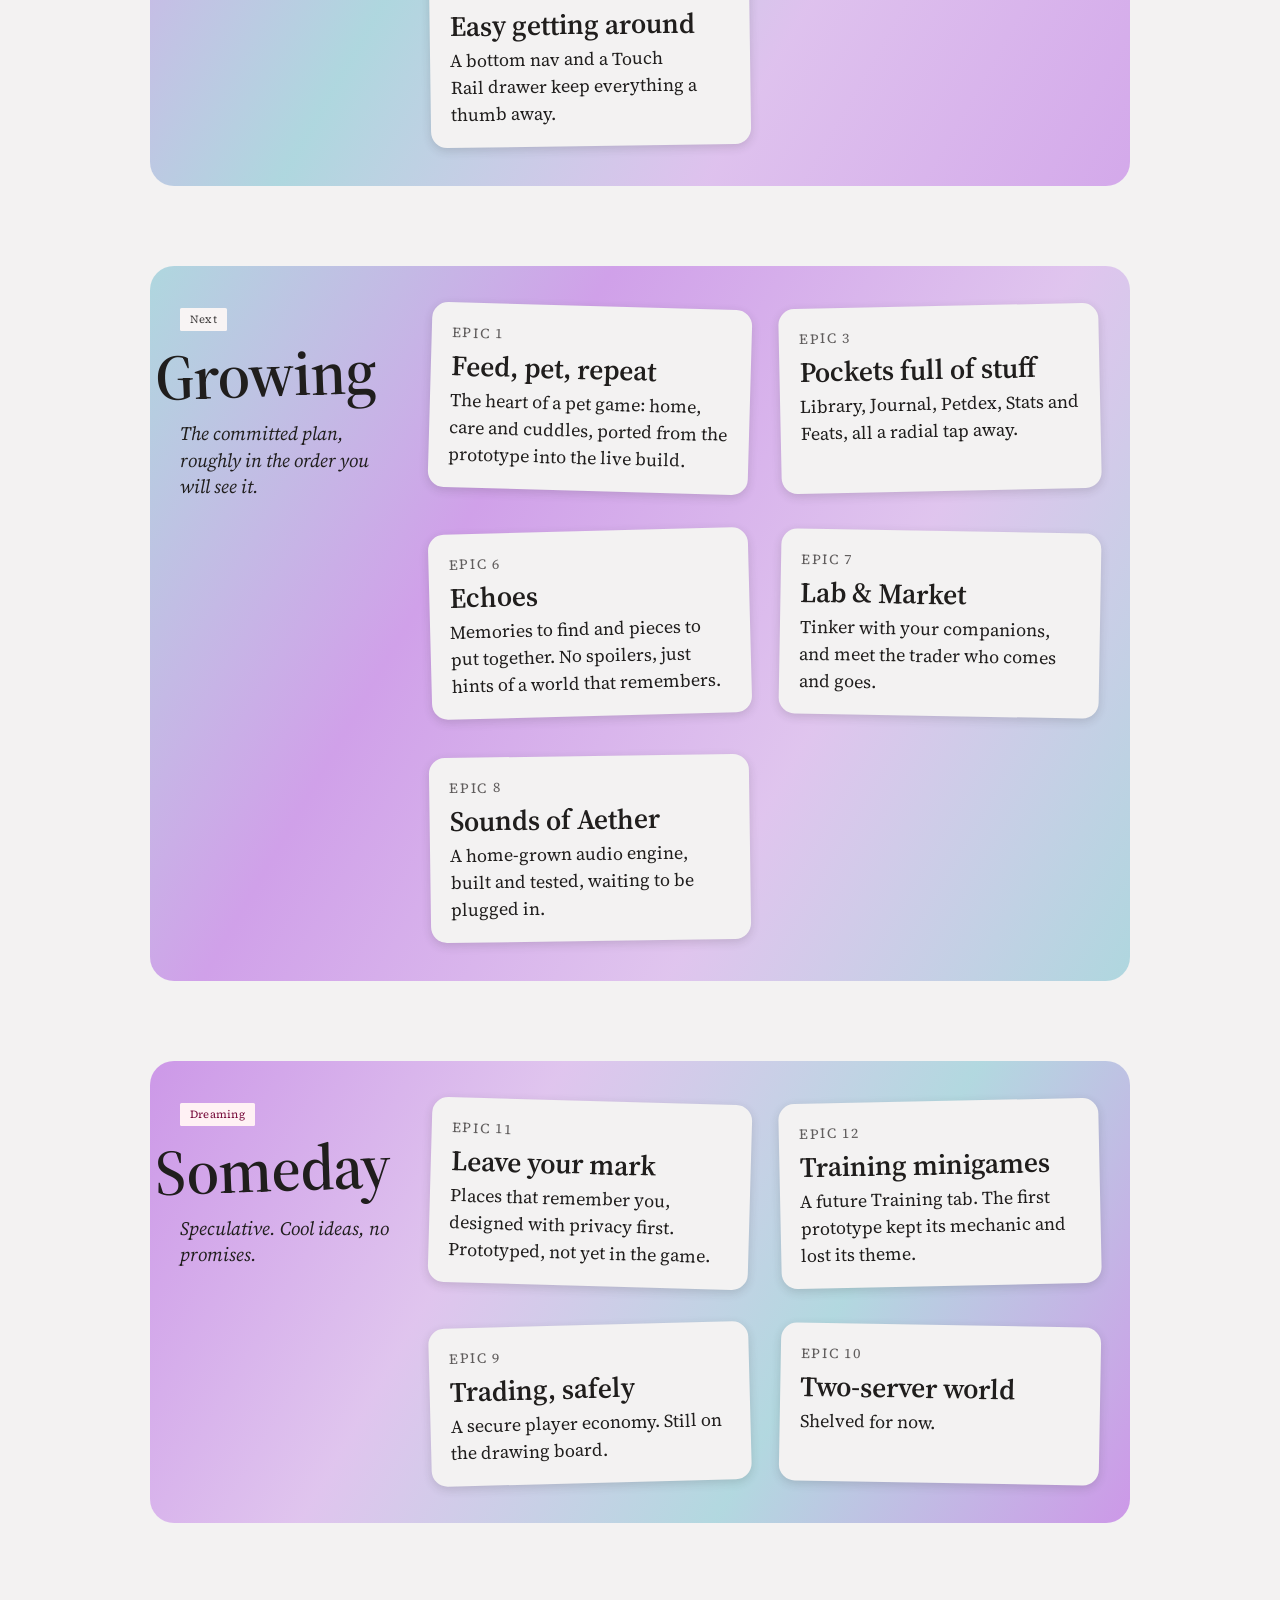
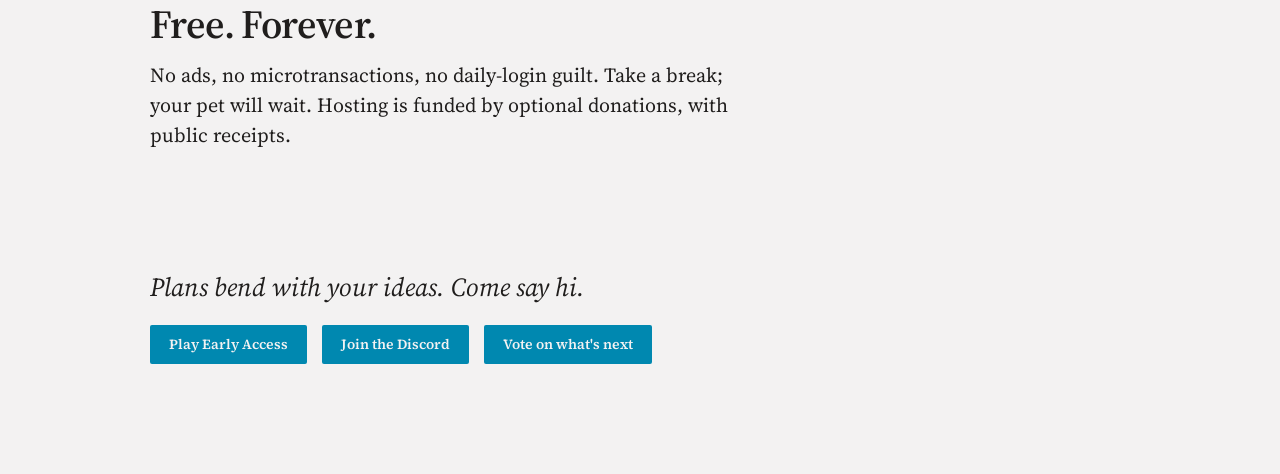
<file: Aetherbound Roadmap - Standalone.html>
<!DOCTYPE html>
<html lang="en"><head><meta charset="utf-8"><meta name="viewport" content="width=device-width,initial-scale=1">
<title>Aetherbound Roadmap</title>
<style>
/* Broadsheet — design-system tokens and component classes. This file is the source of truth for the system's look; retune it here and see readme.md. */
@import url('https://fonts.googleapis.com/css2?family=Source+Serif+4:ital,wght@0,400;0,600;1,400&display=swap');

:root {
  --color-bg: #f3f2f2;
  --color-surface: #eae9e9;
  --color-text: #201e1d;
  --color-accent: #0088b0;
  --color-accent-2: #d6006c;
  --color-divider: color-mix(in srgb, #201e1d 16%, transparent);

  /* Tonal ramps — generated in OKLCH on one shared lightness scale, so the
     same step of any role matches the others in visual value. */
  --color-neutral-100: #f8f4f4;
  --color-neutral-200: #eae7e7;
  --color-neutral-300: #d7d3d3;
  --color-neutral-400: #bab6b6;
  --color-neutral-500: #9b9797;
  --color-neutral-600: #7d7979;
  --color-neutral-700: #605d5d;
  --color-neutral-800: #444141;
  --color-neutral-900: #2d2b2b;

  --color-accent-100: #e9f8ff;
  --color-accent-200: #cbeeff;
  --color-accent-300: #99e0ff;
  --color-accent-400: #62c5ee;
  --color-accent-500: #38a6cf;
  --color-accent-600: #1186ac;
  --color-accent-700: #006786;
  --color-accent-800: #004961;
  --color-accent-900: #0a303e;

  --color-accent-2-100: #fff1f4;
  --color-accent-2-200: #ffdee6;
  --color-accent-2-300: #ffc0d0;
  --color-accent-2-400: #ff90b1;
  --color-accent-2-500: #ff458e;
  --color-accent-2-600: #d82071;
  --color-accent-2-700: #aa0b56;
  --color-accent-2-800: #790e3d;
  --color-accent-2-900: #4b1528;

  /* The third process ink — review round 3: the deck's print treatments
     (the CMYK separation and the misregistered plate numerals below) need
     the full four-color set. Cyan and magenta are the system's own accents;
     this yellow completes them, muted to the same press-ink register. A
     print treatment color, not an interface accent — body copy and chrome
     never take it. */
  --color-process-yellow: #edbb00;

  --font-heading: "Source Serif 4", system-ui, sans-serif;
  --font-heading-weight: 600;
  --font-body: "Source Serif 4", system-ui, sans-serif;

  --space-1: 5.0px;
  --space-2: 10.0px;
  --space-3: 15.0px;
  --space-4: 20.0px;
  --space-6: 30.0px;
  --space-8: 40.0px;

  --radius-sm: 1px;
  --radius-md: 2px;
  --radius-lg: 4px;

  /* Elevation — derived from the ground: soft ink-tinted shadows on a
     light theme, a hairline edge + ambient darkness on a dark one. */
  --shadow-sm: 0 1px 2px color-mix(in srgb, #2d2b2b 14%, transparent);
  --shadow-md: 0 3px 10px color-mix(in srgb, #2d2b2b 16%, transparent);
  --shadow-lg: 0 12px 32px color-mix(in srgb, #2d2b2b 22%, transparent);
}

body {
  background: var(--color-bg);
  color: var(--color-text);
  font-family: var(--font-body);
}
h1, h2, h3, h4 { font-family: var(--font-heading); font-weight: var(--font-heading-weight); }

.halftone{position:relative;filter:grayscale(0.35) contrast(1.15);overflow:hidden}
.halftone::after{content:"";position:absolute;inset:0;pointer-events:none;
  background-image:radial-gradient(circle,rgba(0,0,0,0.22) 30%,transparent 32%);
  background-size:3px 3px;mix-blend-mode:multiply}

/* The four-color separation treatment (review round 3) — a photograph
   printed as its misregistered process plates, after the Catalogue Three
   grammar. Markup: a figure.cmyk holding five copies of the image — the
   first is the layout sizer (hidden), then one per plate, each tagged
   .sep-c/.sep-m/.sep-y/.sep-k. The plates are extracted live by the SVG
   feColorMatrix filters in print-plates.js, the system's own defs —
   inlined in the compiled bundle every template page loads, and a
   page that links styles.css directly adds
   <script src="print-plates.js"></script> itself (the defs must be in
   the document: a data-URI filter reference would not survive Chromium,
   and external-file references are unreliable across engines) — nudged
   a few pixels out of register, and multiplied
   onto the paper ground; the halftone dot screens the recombined print.
   The plate offsets live with the deck's projection-scale CSS, since
   misregistration is sized to the output. */
.cmyk{position:relative;overflow:hidden;background:var(--color-bg)}
.cmyk img:first-child{opacity:0} /* layout sizer AND the alt-bearing image — opacity
  keeps it in the accessibility tree (visibility:hidden would drop the figure's only
  description); fully transparent, it adds nothing to the multiply backdrop */
.cmyk img+img{position:absolute;inset:0;width:100%;height:100%;object-fit:cover;mix-blend-mode:multiply}
.cmyk .sep-c{filter:url(#sep-c)}
.cmyk .sep-m{filter:url(#sep-m)}
.cmyk .sep-y{filter:url(#sep-y)}
.cmyk .sep-k{filter:url(#sep-k)}
.cmyk::after{content:"";position:absolute;inset:0;pointer-events:none;
  background-image:radial-gradient(circle,rgba(0,0,0,0.22) 30%,transparent 32%);
  background-size:3px 3px;mix-blend-mode:multiply}

/* The one-image separation (review round 9, promoted from the deck in the
   landing divergence) — the same four plates as ONE compound filter,
   #sep-all in print-plates.js, for a single swappable image: a .print
   wrapper inside the figure holds one <image-slot>, and the filter
   extracts, offsets and multiplies the plates live from whatever the slot
   shows. Markup: figure.cmyk > .print > image-slot (the page sizes the
   .print — aspect-ratio, or absolute fill for bleeds). Hover resolves
   the print into the photograph — the pressman checking registration on
   the light table — so the source shows crisp and any swap chrome stays
   legible; only the reduced-motion fallback below still lifts as a
   single cut (a url() filter cannot CSS-transition; the press driver
   animates the defs instead). */
.cmyk .print{position:relative;width:100%;filter:url(#sep-all)}
/* no hover end-state swap: the press driver (print-plates.js) eases the
   plates into register while purifying their inks to the pure-process
   separation on the same curve, so the converged four-plate merge IS
   the photograph (their multiply equals SourceGraphic by construction)
   — no cut anywhere on the animated path */
@media (prefers-reduced-motion: reduce), (hover: none), (pointer: coarse) {
  .cmyk .print:hover{filter:none} /* without the driver (it stands down on
    exactly these conditions), hover stays the old single cut to the
    crisp source */
}
.cmyk .print image-slot{width:100%;height:100%;display:block}

/* The plate numeral (review rounds 3-4) — display figures set as
   misregistered process plates, the catalog's cover grammar. Review
   round 4 (Barron): THREE plates — C, M, Y only, no black plate — so the
   dark core comes entirely from the C×M×Y multiply overlap (the inks
   product to exact black), with the fringes the registration drift; and
   the spread pulled in by half (less jumbled: one figure with plate
   fringes rather than figures sliding apart). Markup: a .cmyk-num holding
   a .paper span (the white of the sheet: the glyph's union, built from
   offset text-shadow copies) and three .plate spans. The construction
   carries its own ground (--cmyk-num-ground, defaulting to paper) painted
   on its padding box, so the multiply plates always have their backdrop
   even inside an isolated stacking context (entrance animations); the
   padding bleeds wider than any plate offset and the negative margin
   hands the layout box back. Offsets are em-scaled to the glyph. The
   .paper span carries the text once for assistive tech; the .plate spans
   are aria-hidden repeats. */
.cmyk-num{--cmyk-num-ground:var(--color-bg);
  position:relative;width:fit-content;line-height:0.9;
  font-feature-settings:"pnum" 1;
  background:var(--cmyk-num-ground);padding:0.12em;margin:-0.12em}
.cmyk-num .paper{color:var(--color-bg); /* the white of the sheet — always paper,
  whatever the ground: the plates read as printed on paper even when the
  surrounding page is ink */
  text-shadow:0.036em 0.025em 0 var(--color-bg),-0.031em -0.023em 0 var(--color-bg)}
.cmyk-num .plate{position:absolute;inset:0.12em;mix-blend-mode:multiply;
  text-box:trim-both cap alphabetic /* the host trims to its cap box; each
  absolute plate must trim its own line the same way, or its glyphs sit a
  half-leading below the paper union */}
.cmyk-num .plate-c{color:var(--color-accent)}

/* The plate headline (divergence round 3, Barron: "use both" — the
   photograph's plates AND the cover grammar's text plates, on the same
   page). The same three-plate construction as .cmyk-num — paper span
   carrying the real text, C/M/Y plate repeats, dark core from the
   multiply overlap — at HALF the numeral's round-4 offsets: the serif's
   display hairlines are thinner than the numeral strokes the spread was
   measured on, and the full offsets swallow them whole (probed at the
   hero's 80px — the fringes read as an anaglyph poster, not a breath
   out of register) — recut for display
   headlines that sit in running text blocks on the page's own paper:
   no ground painting and no padding bleed (the numeral's ground exists
   for isolated stacking contexts; a headline on the page multiplies
   straight onto the sheet), no width:fit-content and no line-height
   override (the host display class owns its metrics — apply this to
   each .line, which is position:relative for its plates), and the
   plates are inert to the hand (pointer-events/user-select none, so a
   triple-click selects the headline once, not four times). Plates take
   the same pointer lean as .cmyk-num. */
.cmyk-head{position:relative}
.cmyk-head .paper{color:var(--color-bg);
  text-shadow:0.027em 0.0185em 0 var(--color-bg),-0.0245em -0.0175em 0 var(--color-bg)
  /* the union's copies sit at the construction's halved plate offsets
     PLUS the full lean (0.018+0.009 / 0.0125+0.006, and mirrored), so
     the union still backs the plates at viewport-edge lean — invisible
     on the page's own paper, load-bearing on any other ground */}
.cmyk-head .plate{position:absolute;inset:0;mix-blend-mode:multiply;
  pointer-events:none;user-select:none;
  text-box:trim-both cap alphabetic /* match the host's trim, or the
  plates sit a half-leading below the paper union */}
.cmyk-head .plate-c{color:var(--color-accent)}
.cmyk-head .plate-m{color:var(--color-accent-2);
  translate:calc(0.018em + 0.009em*var(--press-nx, 0)) calc(0.0125em + 0.006em*var(--press-ny, 0))}
.cmyk-head .plate-y{color:var(--color-process-yellow);
  translate:calc(-0.0155em + 0.009em*var(--press-nx, 0)) calc(-0.0115em + 0.006em*var(--press-ny, 0))}
.cmyk-num .plate-m{color:var(--color-accent-2);
  translate:calc(0.036em + 0.018em*var(--press-nx, 0)) calc(0.025em + 0.0125em*var(--press-ny, 0))}
.cmyk-num .plate-y{color:var(--color-process-yellow);
  translate:calc(-0.031em + 0.018em*var(--press-nx, 0)) calc(-0.023em + 0.0125em*var(--press-ny, 0))}
/* --press-nx/--press-ny: the pointer lean as a bare -1..1 factor,
   published on :root by the press driver (print-plates.js) and zero
   whenever the driver stands down. Each construction scales the lean to
   its own spread (half of it, here as everywhere) so the moving plates
   drift a breath toward the cursor and the C plate holds. */

/* ══════════════════════════════════════════════════════════════════════════
   Components — built with the tokens above. Plain CSS
   on plain HTML: no JavaScript, no build step. Each class is documented in
   readme.md and demonstrated in foundations/ and components/.
   ══════════════════════════════════════════════════════════════════════ */

*, *::before, *::after { box-sizing: border-box; }
body { margin: 0; font-size: 15px; line-height: 1.55; font-weight: 400; }
h1, h2, h3, h4, h5, h6 {
  font-family: var(--font-heading); font-weight: var(--font-heading-weight);
  line-height: 1.12; letter-spacing: -0.015em; margin: 0 0 var(--space-2);
}
h1 { font-size: 42px; }
h2 { font-size: 32px; }
h3 { font-size: 25px; }
h4 { font-size: 20px; }
h5 { font-size: 16px; }
h6 { font-size: 13px; }
h6 { letter-spacing: 0.08em; text-transform: uppercase; }
p { margin: 0 0 var(--space-3); }
a { color: var(--color-accent); text-underline-offset: 3px; }
img { display: block; max-width: 100%; }
figure { margin: 0; }
figcaption {
  font-size: 11px; margin-top: var(--space-1);
  color: color-mix(in srgb, var(--color-text) 55%, transparent);
}
.text-muted { color: color-mix(in srgb, var(--color-text) 55%, transparent); }
:focus { outline: none; }
:focus-visible { outline: 2px solid var(--color-accent); outline-offset: 2px; }
::selection { background: color-mix(in srgb, var(--color-accent) 30%, transparent); }

/* — rules — */
.hr {
  height: 1px; border: 0; margin: var(--space-4) 0;
  background: var(--color-divider);
}

/* — buttons — */
.btn {
  display: inline-flex; align-items: center; justify-content: center; gap: 6px;
  cursor: pointer; text-decoration: none;
  font-family: var(--font-heading); font-weight: var(--font-heading-weight);
  font-size: 14px; line-height: 1.2; color: var(--color-text); /* matches the .input's 14px —
     the pair sits side by side in sign-up rows */
  background: transparent; border: 1px solid transparent;
  padding: var(--space-2) calc(var(--space-3) * 1.2);
  border-radius: var(--radius-md);
}
.btn svg { display: block; }
.btn:disabled { opacity: 0.45; cursor: not-allowed; }
.btn-primary { background: var(--color-accent); color: var(--color-bg); }
.btn-primary:hover { background: var(--color-accent-600); }
.btn-primary:active { background: var(--color-accent-700); }
.btn-secondary { border-color: var(--color-divider); }
.btn-secondary:hover { background: color-mix(in srgb, var(--color-text) 7%, transparent); }
.btn-secondary:active { background: color-mix(in srgb, var(--color-text) 14%, transparent); }
.btn-ghost { color: var(--color-accent); padding-inline: var(--space-1); }
.btn-ghost:hover { background: color-mix(in srgb, var(--color-accent) 10%, transparent); }
.btn-ghost:active { background: color-mix(in srgb, var(--color-accent) 18%, transparent); }
.btn-icon { width: 36px; height: 36px; padding: 0; }
.btn-block { width: 100%; margin-top: var(--space-2); }

/* — forms — */
.field > label {
  display: block; font-size: 12px; margin-bottom: 5px;
  color: color-mix(in srgb, var(--color-text) 70%, transparent);
}
.input {
  width: 100%; min-height: 36px; padding: 6px 10px; font: inherit;
  font-size: 14px; color: var(--color-text); caret-color: var(--color-accent);
  background: var(--color-surface);
  border: 1px solid var(--color-divider); border-radius: var(--radius-md);
}
.input::placeholder { color: color-mix(in srgb, var(--color-text) 65%, transparent); opacity: 1; }
  /* explicit, measured: the browser default gray misses the 4.5:1 small-text bar on
     the surface fill; 65% ink measures 4.8:1 there, still a step quieter than typed
     text (opacity:1 overrides Firefox's default placeholder fade) */
.input:hover { border-color: color-mix(in srgb, var(--color-text) 45%, transparent); }
.input:focus-visible { border-color: var(--color-accent); outline-offset: 0; }
textarea.input { min-height: 90px; resize: vertical; }
.radio { display: inline-flex; align-items: center; gap: 8px; cursor: pointer; font-size: 14px; }
.radio input, .seg-opt input {
  position: absolute; opacity: 0; width: 0; height: 0; pointer-events: none;
}
.radio .dot {
  width: 16px; height: 16px; flex: none; border-radius: 50%;
  border: 1.5px solid var(--color-divider);
}
.radio:hover .dot { border-color: var(--color-accent); }
.radio input:checked + .dot {
  border-color: var(--color-accent); background: var(--color-accent);
  box-shadow: inset 0 0 0 4px var(--color-bg);
}
.radio input:focus-visible + .dot { outline: 2px solid var(--color-accent); outline-offset: 2px; }
.seg {
  display: inline-flex; overflow: hidden;
  border: 1px solid var(--color-divider); border-radius: var(--radius-md);
}
.seg-opt {
  display: inline-flex; align-items: center; gap: 6px;
  padding: 7px 12px; font-size: 13px; cursor: pointer;
}
.seg-opt + .seg-opt { border-left: 1px solid var(--color-divider); }
.seg-opt:has(input:checked) { background: var(--color-accent); color: var(--color-bg); }
.seg-opt:not(:has(input:checked)):hover { background: color-mix(in srgb, var(--color-text) 7%, transparent); }
.seg-opt:has(input:focus-visible) { outline: 2px solid var(--color-accent); outline-offset: -2px; }

/* — cards — */
.card {
  display: flex; flex-direction: column; gap: var(--space-2);
  padding: var(--space-3); border-radius: var(--radius-md); background: var(--color-surface);
}
.card-kicker { font-size: 10px; letter-spacing: 0.1em; text-transform: uppercase; color: var(--color-accent); }
.card-title {
  font-family: var(--font-heading); font-weight: var(--font-heading-weight);
  font-size: 17px; line-height: 1.2;
}
.card-body { margin: 0; font-size: 13px; opacity: 0.8; flex: 1; }
.card-meta {
  display: flex; align-items: center; gap: 6px; font-size: 11px;
  color: color-mix(in srgb, var(--color-text) 50%, transparent);
}
.elev-sm { box-shadow: var(--shadow-sm); }
.elev-md { box-shadow: var(--shadow-md); }
.elev-lg { box-shadow: var(--shadow-lg); }

/* — tags — */
.tag {
  display: inline-flex; align-items: center; font-size: 11px;
  letter-spacing: 0.02em; padding: 3px 10px;
  border-radius: calc(var(--radius-md) * 0.75);
}
.tag-accent { background: var(--color-accent-100); color: var(--color-accent-800); }
.tag-accent-2 { background: var(--color-accent-2-100); color: var(--color-accent-2-800); }
.tag-neutral { background: var(--color-neutral-100); color: var(--color-neutral-800); }
.tag-outline { border: 1px solid var(--color-accent); color: var(--color-accent); }

/* — navigation — */
.nav {
  display: flex; align-items: center; gap: var(--space-4);
  padding: var(--space-3) var(--space-4);
  border-bottom: none;
}
.nav-brand {
  font-family: var(--font-heading); font-weight: var(--font-heading-weight);
  font-size: 18px; margin-right: auto;
}
.nav a { color: inherit; text-decoration: none; font-size: 14px; }
.nav a:hover, .nav a[aria-current='page'] { color: var(--color-accent); }

/* — tables — */
.table { width: 100%; border-collapse: collapse; font-size: 14px; }
.table th {
  text-align: left; font-size: 11px; letter-spacing: 0.08em; text-transform: uppercase;
  color: color-mix(in srgb, var(--color-text) 60%, transparent);
  padding: var(--space-2); border-bottom: 1px solid var(--color-divider);
}
.table td {
  padding: var(--space-2);
  border-bottom: 1px solid color-mix(in srgb, var(--color-text) 8%, transparent);
}
.table tbody tr:hover { background: color-mix(in srgb, var(--color-text) 4%, transparent); }

/* — dialog — */
.dialog-backdrop {
  position: fixed; inset: 0; display: grid; place-items: center;
  padding: var(--space-4);
  background: color-mix(in srgb, var(--color-neutral-900) 50%, transparent);
}
.dialog {
  width: min(440px, 100%); display: flex; flex-direction: column; gap: var(--space-3);
  padding: var(--space-4); border-radius: var(--radius-lg);
  background: var(--color-surface); box-shadow: var(--shadow-lg);
}
.dialog-title {
  font-family: var(--font-heading); font-weight: var(--font-heading-weight);
  font-size: 20px;
}
.dialog-body { font-size: 14px; opacity: 0.85; }
.dialog-actions { display: flex; justify-content: flex-end; gap: var(--space-2); margin-top: var(--space-2); }


/* ---- Roadmap page ---- */
@keyframes drift{0%{background-position:0% 0%,100% 30%,0% 100%,100% 100%}50%{background-position:100% 60%,0% 70%,100% 20%,0% 0%}100%{background-position:0% 0%,100% 30%,0% 100%,100% 100%}}
@keyframes shiftbg{0%{background-position:0% 50%}50%{background-position:100% 50%}100%{background-position:0% 50%}}
body{margin:0;color:var(--color-text);background-color:var(--color-bg)}
a{color:var(--color-accent-700)}a:hover{color:var(--color-accent-2)}
.dots{position:fixed;inset:0;z-index:-2;pointer-events:none;background-image:radial-gradient(var(--color-neutral-300) 1.2px,transparent 1.6px);background-size:18px 18px}
.wash{position:fixed;inset:0;z-index:-1;pointer-events:none;background-image:radial-gradient(circle at 50% 50%,var(--color-accent-300) 0,var(--color-accent-200) 35%,transparent 62%),radial-gradient(circle at 50% 50%,var(--color-accent-2-300) 0,var(--color-accent-2-200) 35%,transparent 62%),radial-gradient(circle at 50% 50%,var(--color-accent-400) 0,var(--color-accent-300) 30%,transparent 58%),radial-gradient(circle at 50% 50%,var(--color-accent-2-400) 0,var(--color-accent-2-300) 30%,transparent 58%);background-size:170% 170%,170% 170%,150% 150%,150% 150%;background-repeat:no-repeat;animation:drift 16s ease-in-out infinite}
.page{max-width:1040px;margin:0 auto;padding:var(--space-6);font-family:var(--font-body)}
.top{display:flex;justify-content:flex-end;font-size:18px}.top a{text-decoration:none}
header{margin:calc(var(--space-8)*2) 0 var(--space-8)}
.kicker{font-size:14px;letter-spacing:.14em;text-transform:uppercase;color:var(--color-accent-700)}
h1{font-family:var(--font-heading);font-size:clamp(56px,11vw,132px);line-height:.92;margin:var(--space-4) 0 var(--space-6);font-weight:700;letter-spacing:-.025em;background:linear-gradient(180deg,#2AADC1,#AB44D9);-webkit-background-clip:text;background-clip:text;color:transparent;padding-bottom:.08em}
.tagline{font-size:24px;line-height:1.45;max-width:30em;margin:0 0 var(--space-6);text-wrap:pretty}
.stickers{display:flex;gap:var(--space-3);flex-wrap:wrap}
.sticker{display:inline-block;color:var(--color-text);padding:var(--space-1) var(--space-3);border-radius:999px;font-size:18px;font-weight:600;box-shadow:var(--shadow-sm)}
.banner{display:grid;grid-template-columns:minmax(0,1fr) minmax(0,1fr);gap:var(--space-8);align-items:center;margin-bottom:calc(var(--space-8)*3)}
.hero{aspect-ratio:4/3;min-width:0;transform:rotate(-2deg);box-shadow:var(--shadow-lg);background:var(--color-surface);display:grid;place-items:center;color:var(--color-neutral-700);font-style:italic;overflow:hidden}
.hero img{width:100%;height:100%;object-fit:cover}
.banner h2{font-family:var(--font-heading);font-size:48px;line-height:1;margin:var(--space-3) 0}
.banner p{font-size:20px;line-height:1.5;margin:0 0 var(--space-4);text-wrap:pretty}
.btn{text-decoration:none}
.band{display:grid;grid-template-columns:minmax(0,220px) minmax(0,1fr);gap:var(--space-6);margin-bottom:calc(var(--space-8)*2);padding:var(--space-8) var(--space-6);border-radius:24px;background-size:300% 300%;animation:shiftbg 12s ease-in-out infinite}
.band-title{font-family:var(--font-heading);font-size:64px;line-height:1;margin:var(--space-3) 0 var(--space-2);transform:translate(-25px,0) rotate(-2deg);transform-origin:left;text-align:left}
.note{font-style:italic;font-size:19px;line-height:1.4}
.cards{display:grid;grid-template-columns:repeat(auto-fill,minmax(260px,1fr));gap:var(--space-8) var(--space-6)}
.card-i{background:var(--color-bg);border-radius:16px;padding:var(--space-4);box-shadow:var(--shadow-md);transform:rotate(var(--rot));transition:transform .18s ease,box-shadow .18s ease}
.card-i:hover{transform:rotate(0deg) translateY(-4px);box-shadow:var(--shadow-lg)}
.epic{font-size:14px;letter-spacing:.12em;text-transform:uppercase;color:var(--color-neutral-700)}
.ct{font-family:var(--font-heading);font-size:28px;font-weight:600;line-height:1.15;margin:var(--space-1) 0}
.cx{font-size:18px;line-height:1.5;text-wrap:pretty}
.free{margin-bottom:calc(var(--space-8)*3)}.free h2{font-family:var(--font-heading);font-size:40px;line-height:1.05;margin:0 0 var(--space-3)}.free p{font-size:20px;line-height:1.5;max-width:32em;margin:0;text-wrap:pretty}
footer{margin-bottom:calc(var(--space-8)*2)}footer p{font-size:26px;font-style:italic;max-width:24em;line-height:1.35;margin:0 0 var(--space-4)}
.actions{display:flex;gap:var(--space-3);flex-wrap:wrap}
@media(max-width:720px){.banner,.band{grid-template-columns:minmax(0,1fr)}.band-title{transform:rotate(-2deg)}}
@media(prefers-reduced-motion:reduce){.wash,.band{animation:none}}
</style></head>
<body>
<div class="dots"></div><div class="wash"></div>
<div class="page">
  <div class="top"><a href="https://game.nightart.dev/">game.nightart.dev</a></div>
  <header>
    <div class="kicker">Roadmap · Pre-alpha · Early Access</div>
    <h1>Aetherbound: what's hatching next.</h1>
    <p class="tagline">You're piecing together what happened through fragments left behind: some are your own memories, some are strangers' last thoughts. The deeper you dig, the less black-and-white it gets.</p>
    <div class="stickers"><span class="sticker" style="background:var(--color-accent-2-200);transform:rotate(-3deg)">Free forever</span><span class="sticker" style="background:var(--color-accent-200);transform:rotate(2deg)">No ads</span><span class="sticker" style="background:var(--color-accent-2-200);transform:rotate(-1.5deg)">Cozy pet RPG</span><span class="sticker" style="background:var(--color-accent-200);transform:rotate(3deg)">Pixel art</span></div>
  </header>
  <section class="banner">
    <div class="hero"><!-- TODO: replace with <img src="hero.png" alt="..."> --><span>Add a pet or screenshot</span></div>
    <div><span class="tag tag-accent">Play now</span><h2>v2.2.1 is live.</h2>
      <p>Wander the world, raise your companion, win battles, bank your motes. Rough edges included, saves kept.</p>
      <a class="btn btn-primary" href="https://game.nightart.dev/">Play Early Access</a></div>
  </section>
<section class="band" style="background:linear-gradient(120deg, color-mix(in oklab, #AB44D9 45%, var(--color-bg)), color-mix(in oklab, #2AADC1 40%, var(--color-bg)), color-mix(in oklab, #AB44D9 30%, var(--color-bg)), color-mix(in oklab, #AB44D9 45%, var(--color-bg)))">
  <div><span class="tag tag-accent">Now</span><h2 class="band-title">Hatched</h2><div class="note">Playable today at game.nightart.dev.</div></div>
  <div class="cards">
    <div class="card-i" style="--rot:-1.5deg"><div class="epic">Epic 5</div><div class="ct">Go adventuring</div><div class="cx">Scroll through the world, meet three kinds of foe with their own tricks, level up, and bank the motes you find.</div></div>
    <div class="card-i" style="--rot:1deg"><div class="epic">Epic 4</div><div class="ct">Stats that matter</div><div class="cx">HP, Energy, Agility and Spirit shape every move in battle.</div></div>
    <div class="card-i" style="--rot:-0.8deg"><div class="epic">Epic 2</div><div class="ct">Easy getting around</div><div class="cx">A bottom nav and a Touch Rail drawer keep everything a thumb away.</div></div>
  </div>
</section>
<section class="band" style="background:linear-gradient(120deg, color-mix(in oklab, #2AADC1 40%, var(--color-bg)), color-mix(in oklab, #AB44D9 50%, var(--color-bg)), color-mix(in oklab, #AB44D9 28%, var(--color-bg)), color-mix(in oklab, #2AADC1 40%, var(--color-bg)))">
  <div><span class="tag tag-neutral">Next</span><h2 class="band-title">Growing</h2><div class="note">The committed plan, roughly in the order you will see it.</div></div>
  <div class="cards">
    <div class="card-i" style="--rot:1.6deg"><div class="epic">Epic 1</div><div class="ct">Feed, pet, repeat</div><div class="cx">The heart of a pet game: home, care and cuddles, ported from the prototype into the live build.</div></div>
    <div class="card-i" style="--rot:-1.2deg"><div class="epic">Epic 3</div><div class="ct">Pockets full of stuff</div><div class="cx">Library, Journal, Petdex, Stats and Feats, all a radial tap away.</div></div>
    <div class="card-i" style="--rot:-1.5deg"><div class="epic">Epic 6</div><div class="ct">Echoes</div><div class="cx">Memories to find and pieces to put together. No spoilers, just hints of a world that remembers.</div></div>
    <div class="card-i" style="--rot:1deg"><div class="epic">Epic 7</div><div class="ct">Lab &amp; Market</div><div class="cx">Tinker with your companions, and meet the trader who comes and goes.</div></div>
    <div class="card-i" style="--rot:-0.8deg"><div class="epic">Epic 8</div><div class="ct">Sounds of Aether</div><div class="cx">A home-grown audio engine, built and tested, waiting to be plugged in.</div></div>
  </div>
</section>
<section class="band" style="background:linear-gradient(120deg, color-mix(in oklab, #AB44D9 55%, var(--color-bg)), color-mix(in oklab, #AB44D9 28%, var(--color-bg)), color-mix(in oklab, #2AADC1 38%, var(--color-bg)), color-mix(in oklab, #AB44D9 55%, var(--color-bg)))">
  <div><span class="tag tag-accent-2">Dreaming</span><h2 class="band-title">Someday</h2><div class="note">Speculative. Cool ideas, no promises.</div></div>
  <div class="cards">
    <div class="card-i" style="--rot:1.6deg"><div class="epic">Epic 11</div><div class="ct">Leave your mark</div><div class="cx">Places that remember you, designed with privacy first. Prototyped, not yet in the game.</div></div>
    <div class="card-i" style="--rot:-1.2deg"><div class="epic">Epic 12</div><div class="ct">Training minigames</div><div class="cx">A future Training tab. The first prototype kept its mechanic and lost its theme.</div></div>
    <div class="card-i" style="--rot:-1.5deg"><div class="epic">Epic 9</div><div class="ct">Trading, safely</div><div class="cx">A secure player economy. Still on the drawing board.</div></div>
    <div class="card-i" style="--rot:1deg"><div class="epic">Epic 10</div><div class="ct">Two-server world</div><div class="cx">Shelved for now.</div></div>
  </div>
</section>
  <section class="free"><h2>Free. Forever.</h2><p>No ads, no microtransactions, no daily-login guilt. Take a break; your pet will wait. Hosting is funded by optional donations, with public receipts.</p></section>
  <footer><p>Plans bend with your ideas. Come say hi.</p>
    <div class="actions">
      <a class="btn btn-primary" href="https://game.nightart.dev/">Play Early Access</a>
      <a class="btn btn-primary" href="#">Join the Discord</a>
      <a class="btn btn-primary" href="#">Vote on what's next</a>
    </div></footer>
</div>
</body></html>
</file>
<file: style.css>
@import url('https://fonts.googleapis.com/css2?family=Source+Serif+4:ital,wght@0,400;0,600;0,700;1,400&display=swap');

:root {
  --paper: #f3f2f2;
  --surface: #fffdfd;
  --ink: #201e1d;
  --muted: #605d5d;
  --cyan: #0088b0;
  --cyan-dark: #006786;
  --cyan-soft: #cbeeff;
  --pink: #d6006c;
  --pink-soft: #ffdee6;
  --line: rgb(32 30 29 / 16%);
  --serif: "Source Serif 4", Georgia, serif;
  --shadow-sm: 0 2px 5px rgb(45 43 43 / 12%);
  --shadow-md: 0 4px 14px rgb(45 43 43 / 15%);
  --shadow-lg: 0 12px 32px rgb(45 43 43 / 20%);
}

*,
*::before { box-sizing: border-box; }

html { min-width: 320px; scroll-behavior: smooth; }

body {
  min-height: 100vh;
  margin: 0;
  color: var(--ink);
  background: var(--paper);
  font: 16px/1.55 var(--serif);
}

a { color: var(--cyan-dark); text-underline-offset: 3px; }
a:hover { color: var(--pink); }
a:focus-visible { outline: 2px solid var(--cyan); outline-offset: 4px; }
::selection { color: var(--ink); background: var(--cyan-soft); }

.wash { position: fixed; inset: 0; pointer-events: none; }
.wash {
  z-index: -2;
  background:
    radial-gradient(ellipse at 18% 12%, rgb(98 197 238 / 30%), transparent 38%),
    radial-gradient(ellipse at 85% 28%, rgb(255 144 177 / 27%), transparent 38%),
    radial-gradient(ellipse at 45% 80%, rgb(203 238 255 / 36%), transparent 42%);
  background-size: 150% 150%;
  animation: drift 18s ease-in-out infinite alternate;
}

.page { width: min(1040px, 100%); margin: 0 auto; padding: 20px 30px 64px; }
.top { display: flex; justify-content: flex-end; min-height: 40px; font-size: 18px; }
.top a { text-decoration: none; }
.intro { margin: 100px 0 96px; }
.kicker,
.epic { margin: 0; color: var(--cyan-dark); letter-spacing: .14em; text-transform: uppercase; }
.kicker { font-size: 13px; }
h1, h2, h3, p { margin-top: 0; }
h1 {
  margin: 14px 0 20px -5px;
  font-size: clamp(56px, 11vw, 132px);
  font-weight: 700;
  letter-spacing: -.025em;
  line-height: .92;
  background: linear-gradient(180deg, #2aadc1, #ab44d9);
  background-clip: text;
  color: transparent;
}
.tagline { max-width: 30em; margin-bottom: 24px; font-size: clamp(20px, 3vw, 24px); line-height: 1.45; text-wrap: pretty; }
.stickers, .actions { display: flex; flex-wrap: wrap; gap: 12px; }
.sticker { padding: 4px 14px; border-radius: 999px; box-shadow: var(--shadow-sm); font-weight: 600; }
.sticker-pink { background: var(--pink-soft); transform: rotate(-3deg); }
.sticker-blue { background: var(--cyan-soft); transform: rotate(2deg); }
.sticker:nth-child(3) { transform: rotate(-1.5deg); }
.sticker:nth-child(4) { transform: rotate(3deg); }

.banner { display: grid; grid-template-columns: repeat(2, minmax(0, 1fr)); align-items: center; gap: 48px; margin-bottom: 112px; }
.hero { overflow: hidden; aspect-ratio: 4 / 3; margin: 0; transform: rotate(-2deg); background: var(--surface); box-shadow: var(--shadow-lg); }
.hero img { display: block; width: 100%; height: 100%; object-fit: cover; }
.banner-copy h2 { margin: 10px 0 18px; font-size: clamp(36px, 5vw, 52px); font-weight: 600; letter-spacing: -.035em; line-height: 1; }
.banner-copy > p:not(.kicker) { max-width: 28em; margin-bottom: 22px; font-size: 19px; text-wrap: pretty; }

.button { display: inline-flex; align-items: center; justify-content: center; gap: 8px; min-height: 44px; padding: 10px 18px; border: 1px solid transparent; border-radius: 3px; font-weight: 600; text-decoration: none; transition: background-color 160ms ease, transform 160ms ease; }
.button:hover { transform: translateY(-2px); }
.button-primary { color: var(--paper); background: var(--cyan-dark); }
.button-primary:hover { color: #fff; background: #004961; }
.button-secondary { color: var(--cyan-dark); border-color: var(--cyan-dark); }
.button-secondary:hover { color: #fff; background: var(--cyan-dark); }

.roadmap-band {
  display: grid;
  grid-template-columns: minmax(180px, .7fr) minmax(0, 1.5fr);
  gap: 36px;
  margin-bottom: 80px;
  padding: 40px 30px;
  border-radius: 18px;
  background-size: 220% 220%;
  animation: shift 16s ease-in-out infinite;
}
.band-now { background-image: linear-gradient(120deg, rgb(255 192 208 / 78%), rgb(153 224 255 / 70%), rgb(255 192 208 / 58%)); }
.band-next { background-image: linear-gradient(120deg, rgb(153 224 255 / 70%), rgb(211 178 239 / 72%), rgb(255 192 208 / 55%)); }
.band-someday { background-image: linear-gradient(120deg, rgb(255 192 208 / 78%), rgb(211 178 239 / 58%), rgb(153 224 255 / 68%)); }
.band-title { margin: 8px 0 10px; font-size: clamp(38px, 5vw, 58px); font-weight: 600; letter-spacing: -.045em; line-height: 1; }
.note { max-width: 15em; margin: 0; font-size: 17px; font-style: italic; }
.cards { display: grid; grid-template-columns: repeat(auto-fit, minmax(min(100%, 220px), 1fr)); align-items: stretch; gap: 28px 24px; }
.roadmap-card { display: flex; flex-direction: column; min-width: 0; padding: 18px; border-radius: 12px; background: var(--surface); box-shadow: var(--shadow-md); transform: rotate(var(--rotation)); transition: transform 180ms ease, box-shadow 180ms ease; }
.roadmap-card:hover { transform: translateY(-4px) rotate(0); box-shadow: var(--shadow-lg); }
.epic { margin-bottom: 4px; color: var(--muted); font-size: 12px; }
.roadmap-card h3 { margin-bottom: 8px; font-size: 25px; font-weight: 600; letter-spacing: -.02em; line-height: 1.15; }
.roadmap-card p:last-child { margin: 0; font-size: 15px; line-height: 1.5; text-wrap: pretty; }
.free { margin: 8px 0 100px; }
.free h2 { margin-bottom: 12px; font-size: clamp(32px, 5vw, 40px); line-height: 1.05; }
.free p { max-width: 32em; margin: 0; font-size: 19px; line-height: 1.5; text-wrap: pretty; }
.footer { margin-bottom: 16px; }
.footer > p { max-width: 24em; margin-bottom: 18px; font-size: clamp(23px, 4vw, 30px); font-style: italic; line-height: 1.35; }

@keyframes drift { from { background-position: 0% 0%, 100% 30%, 35% 100%; } to { background-position: 30% 25%, 65% 0%, 100% 40%; } }
@keyframes shift { 0%, 100% { background-position: 0% 50%; } 50% { background-position: 100% 50%; } }

@media (max-width: 720px) {
  .page { padding-inline: 22px; }
  .intro { margin: 72px 0; }
  .banner, .roadmap-band { grid-template-columns: minmax(0, 1fr); }
  .banner { gap: 32px; margin-bottom: 76px; }
  .hero { width: min(100%, 520px); }
  .roadmap-band { gap: 24px; margin-bottom: 60px; padding: 30px 22px; }
  .note { max-width: none; }
}

@media (max-width: 460px) {
  .page { padding: 14px 18px 48px; }
  .intro { margin: 56px 0; }
  .cards { grid-template-columns: minmax(0, 1fr); }
  .roadmap-card { transform: none; }
}

@media (prefers-reduced-motion: reduce) {
  *, *::before { scroll-behavior: auto !important; animation-duration: .01ms !important; animation-iteration-count: 1 !important; transition-duration: .01ms !important; }
}

/* ---- Site hub (home page, product pages): added to the roadmap's styles ---- */
.top { gap: 22px; align-items: center; flex-wrap: wrap; }
.top .brand { margin-right: auto; color: var(--ink); font-weight: 700; letter-spacing: .08em; }
.top a[aria-current="page"]:not(.brand) { color: var(--ink); text-decoration: underline; text-decoration-thickness: 2px; }

.h1-product { font-size: clamp(44px, 8vw, 96px); line-height: .98; padding-bottom: .08em; }

.doors { display: grid; grid-template-columns: repeat(2, minmax(0, 1fr)); gap: 32px; margin-bottom: 104px; }
.door { display: flex; flex-direction: column; gap: 22px; padding: 26px; border-radius: 18px; color: var(--ink); text-decoration: none; background-size: 220% 220%; animation: shift 16s ease-in-out infinite; box-shadow: var(--shadow-md); transition: transform 180ms ease, box-shadow 180ms ease; }
.door:hover { color: var(--ink); transform: translateY(-4px); box-shadow: var(--shadow-lg); }
.door-art { overflow: hidden; aspect-ratio: 4 / 3; margin: 0; border-radius: 12px; background: var(--surface); box-shadow: var(--shadow-sm); }
.door-art img { display: block; width: 100%; height: 100%; object-fit: cover; }
.door-art-plain { display: grid; place-items: center; }
.door-art-plain img { width: 46%; height: auto; object-fit: contain; }
.door-copy h2 { margin: 6px 0 10px; font-size: clamp(32px, 4.5vw, 46px); font-weight: 600; letter-spacing: -.035em; line-height: 1; }
.door-copy p:not(.kicker) { margin-bottom: 12px; font-size: 18px; text-wrap: pretty; }
.door-go { margin: 0; color: var(--cyan-dark); font-weight: 600; }
.door:hover .door-go { color: var(--pink); }

.shot { margin: 0 0 96px; }
.shot img { display: block; width: 100%; height: auto; border-radius: 10px; box-shadow: var(--shadow-lg); }
.shot figcaption { max-width: 38em; margin-top: 14px; color: var(--muted); font-size: 16px; font-style: italic; }
.shot-small { width: min(100%, 720px); }
.free + .free { margin-top: -40px; }
.small-print { max-width: 46em !important; margin: 28px 0 0 !important; color: var(--muted); font-size: 14px !important; font-style: normal !important; line-height: 1.5 !important; }

.contact { display: flex; flex-wrap: wrap; align-items: flex-start; gap: 12px 16px; }
.contact-column { display: flex; flex-direction: column; align-items: stretch; gap: 12px; }

.contact-form summary { width: 100%; cursor: pointer; list-style: none; }
.contact-form summary::-webkit-details-marker { display: none; }
.contact-form[open] summary { color: #fff; background: var(--cyan-dark); }
.contact-form form { display: flex; flex-direction: column; gap: 6px; width: min(420px, 86vw); margin-top: 14px; padding: 20px; border-radius: 12px; background: var(--surface); box-shadow: var(--shadow-md); }
.contact-form label { margin-top: 8px; font-size: 15px; font-weight: 600; }
.contact-form input[type="text"], .contact-form input[type="email"], .contact-form textarea { width: 100%; padding: 9px 11px; border: 1px solid var(--line); border-radius: 3px; color: var(--ink); background: #fff; font: 16px/1.4 var(--serif); }
.contact-form textarea { resize: vertical; }
.contact-form input:focus-visible, .contact-form textarea:focus-visible { outline: 2px solid var(--cyan); outline-offset: 1px; }
.contact-form .h-captcha { margin-top: 12px; }
.contact-form button { align-self: flex-start; margin-top: 8px; cursor: pointer; font: inherit; font-weight: 600; }
.contact-form button:disabled { opacity: .6; cursor: default; }
.form-trap { position: absolute; left: -9999px; }
.footer .form-status { max-width: none; margin: 8px 0 0; font-size: 15px; font-style: normal; line-height: 1.45; }
.form-status:empty { display: none; }
.form-status-good { color: #0a6b3d; }
.form-status-bad { color: #b00020; }

.key-box { width: min(100%, 760px); margin: -40px 0 80px; padding: 26px; border-radius: 12px; background: var(--surface); box-shadow: var(--shadow-md); }
.key { margin: 10px 0 18px; font: 600 clamp(15px, 2.4vw, 20px)/1.4 ui-monospace, Consolas, monospace; overflow-wrap: anywhere; user-select: all; }
.key-box button { cursor: pointer; font: inherit; font-weight: 600; }
.key-note { max-width: 40em; margin: 18px 0 0; font-size: 16px; }
.key-warning { margin: 0 0 20px; padding: 14px 18px; border: 2px solid #9A5B00; border-radius: 8px; background: #FFF4D6; color: #3B2600; font-size: clamp(18px, 2.6vw, 22px); line-height: 1.35; }
.key-confirm { display: flex; align-items: center; gap: 12px; width: fit-content; margin-top: 22px; padding: 12px 16px; border: 2px solid var(--cyan-dark); border-radius: 8px; font-size: 18px; font-weight: 600; cursor: pointer; }
.key-confirm input { width: 22px; height: 22px; accent-color: var(--cyan-dark); cursor: pointer; }

.get-actions { margin-top: 28px; }
.get { margin: 0 0 96px; scroll-margin-top: 24px; }
.get h2 { margin-bottom: 12px; font-size: clamp(32px, 5vw, 40px); line-height: 1.05; }
.get > p { max-width: 32em; margin: 0 0 24px; font-size: 19px; }
.get-grid { display: grid; grid-template-columns: repeat(2, minmax(0, 1fr)); gap: 24px; margin-bottom: 24px; }
.get-card { display: flex; flex-direction: column; align-items: flex-start; gap: 14px; padding: 24px; border-radius: 12px; background: var(--surface); box-shadow: var(--shadow-md); }
.get-card .size { font-weight: 400; opacity: .85; }
.get-alt { margin: 0; color: var(--muted); font-size: 15px; line-height: 1.5; }
.get-note { max-width: 46em; padding: 16px 20px; border-left: 3px solid var(--cyan); border-radius: 6px; background: var(--surface); box-shadow: var(--shadow-sm); }
.get-note summary { cursor: pointer; font-weight: 600; }
.get-note p { margin: 12px 0 0; font-size: 16px; line-height: 1.5; }
.get-note code { padding: 2px 6px; border-radius: 4px; background: var(--paper); font-size: 14px; overflow-wrap: anywhere; }
.roadmap-card .button { margin-top: 12px; }

/* ---- Work pages: long reading text, fact tables, cards that are links ---- */
.door-wide { grid-column: 1 / -1; }
.card-link { color: var(--ink); text-decoration: none; }
.card-link:hover { color: var(--ink); }
.card-link:hover .door-go { color: var(--pink); }
.card-link .door-go { margin-top: 12px; }
.prose { max-width: 44em; margin: 0 0 96px; font-size: 19px; line-height: 1.6; }
.prose h2 { margin: 56px 0 14px; font-size: clamp(28px, 4vw, 36px); font-weight: 600; letter-spacing: -.02em; line-height: 1.1; }
.prose h2:first-child { margin-top: 0; }
.prose p { margin: 0 0 16px; text-wrap: pretty; }
.prose ul, .prose ol { margin: 0 0 16px; padding-left: 1.3em; }
.prose li { margin-bottom: 10px; }
.table-wrap { overflow-x: auto; margin: 0 0 20px; border-radius: 12px; background: var(--surface); box-shadow: var(--shadow-md); }
.facts { width: 100%; border-collapse: collapse; font-size: 17px; line-height: 1.4; }
.facts th, .facts td { padding: 12px 16px; border-bottom: 1px solid var(--line); text-align: left; vertical-align: top; }
.facts th { color: var(--muted); font-size: 14px; font-weight: 600; letter-spacing: .04em; text-transform: uppercase; }
.facts tr:last-child td { border-bottom: none; }
.facts td:first-child { color: var(--muted); }

.tests { margin: 0 0 16px; }
.tests dt { margin-top: 22px; font-weight: 600; }
.tests dt::before { content: "✓ "; color: var(--cyan-dark); }
.tests dd { margin: 4px 0 0 1.3em; color: var(--muted); font-size: 17px; line-height: 1.55; }

@media (max-width: 720px) {
  .doors { grid-template-columns: minmax(0, 1fr); margin-bottom: 76px; }
  .shot { margin-bottom: 64px; }
  .get-grid { grid-template-columns: minmax(0, 1fr); }
  .get { margin-bottom: 64px; }
}
.key-box button.button-secondary { background: transparent; }
.key-box button.button-secondary:hover { background: var(--cyan-dark); }
</file>
